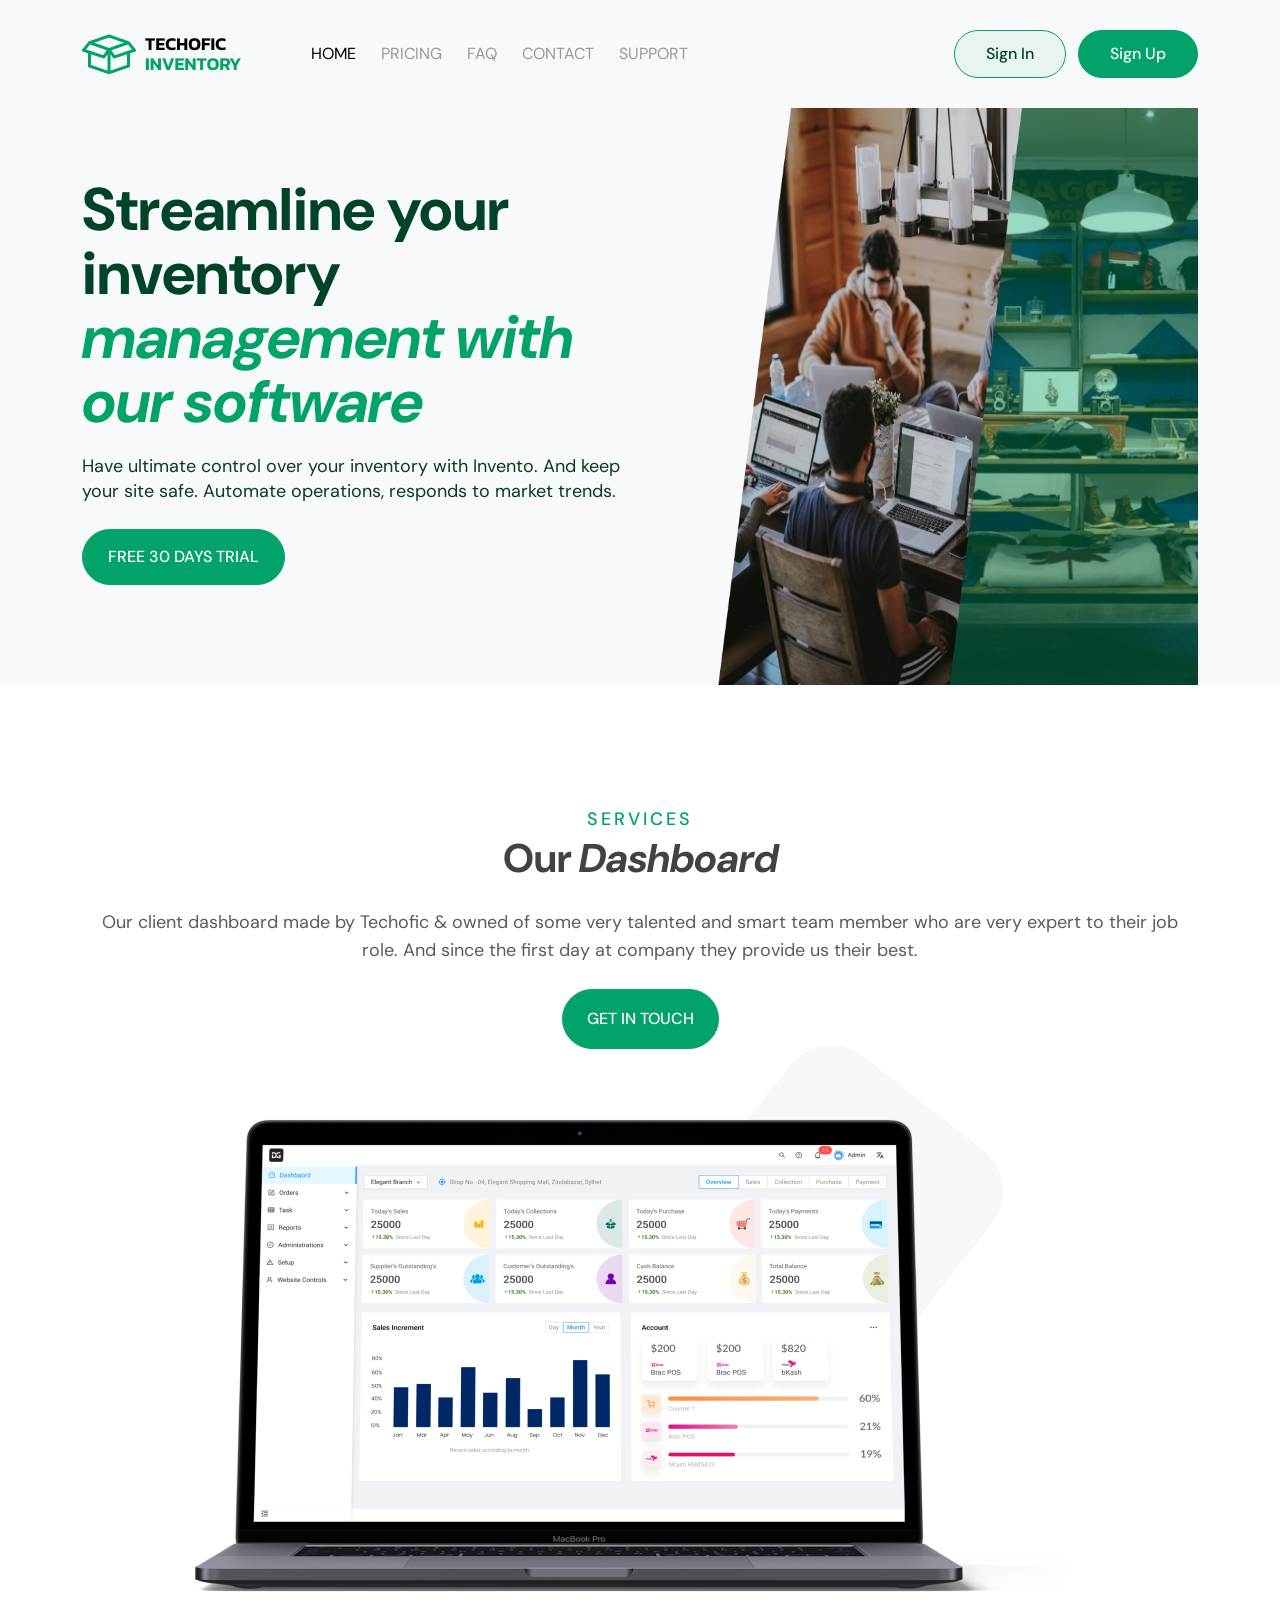
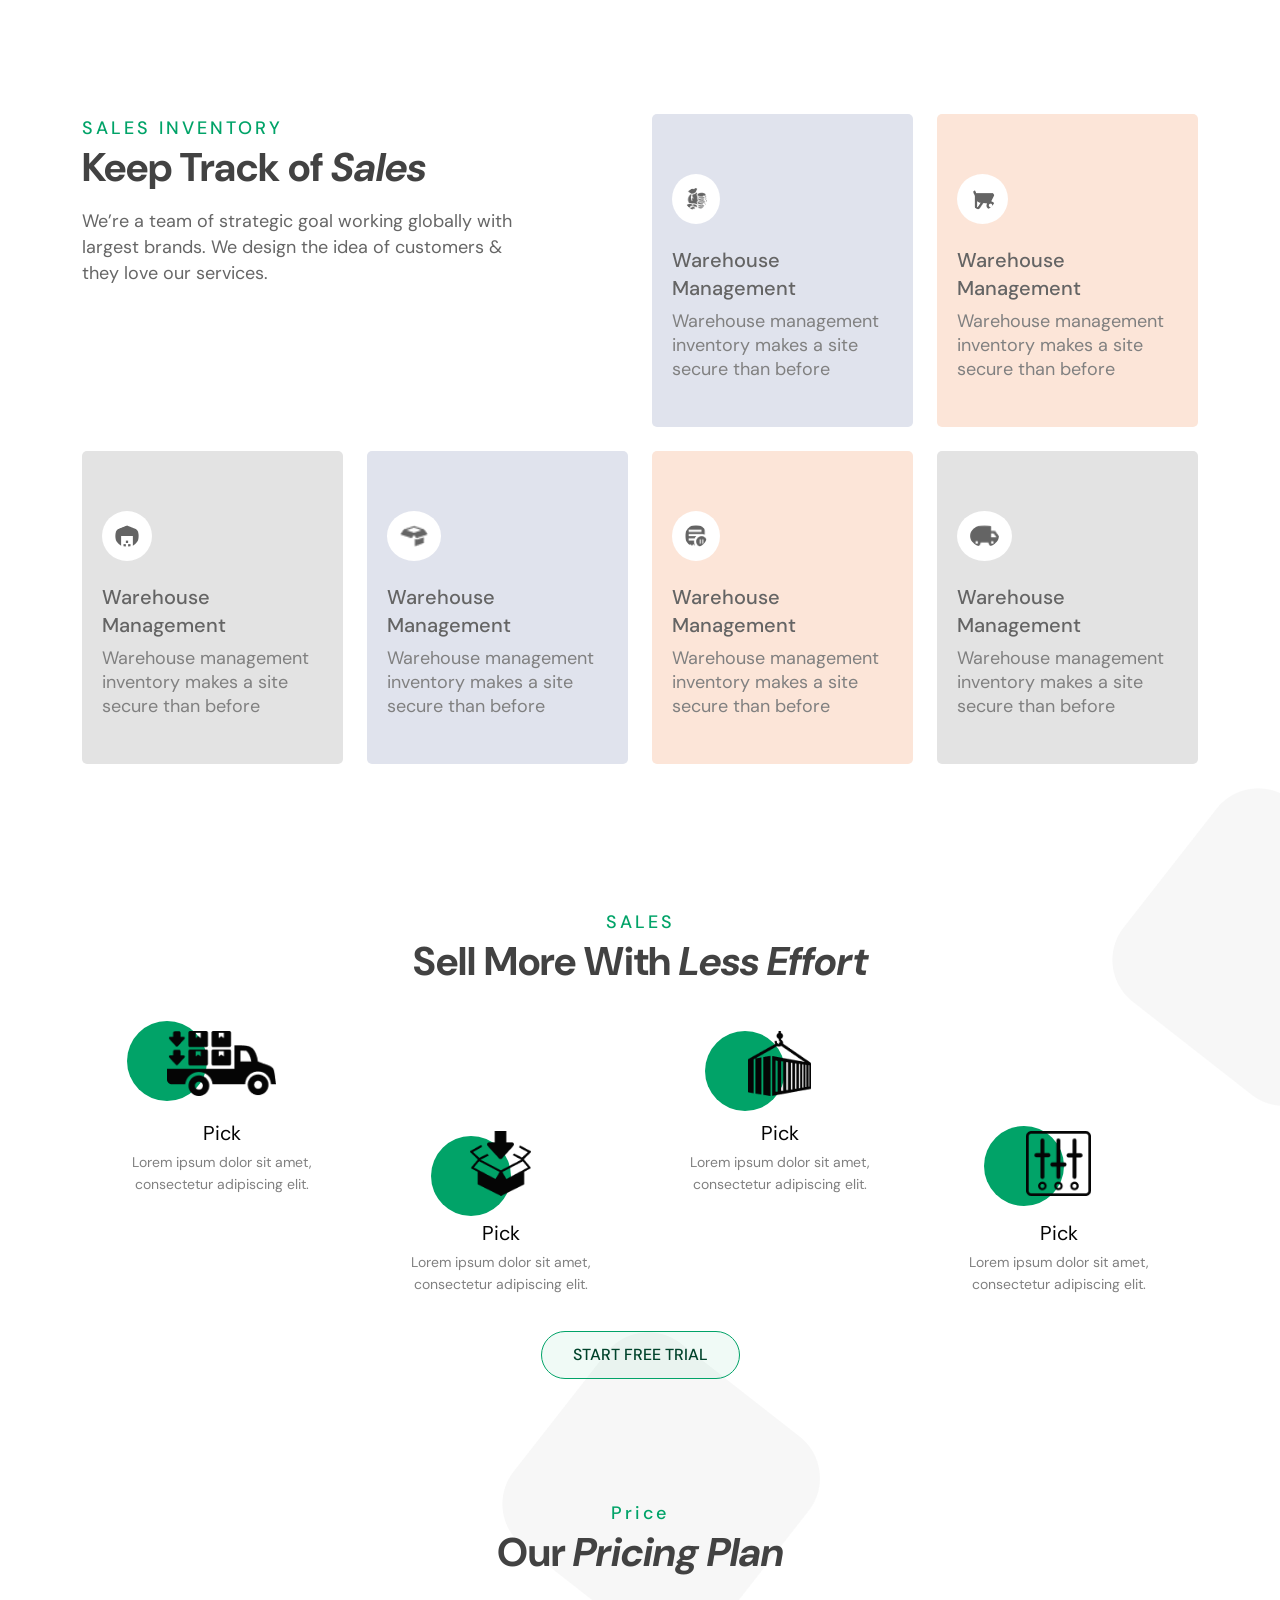
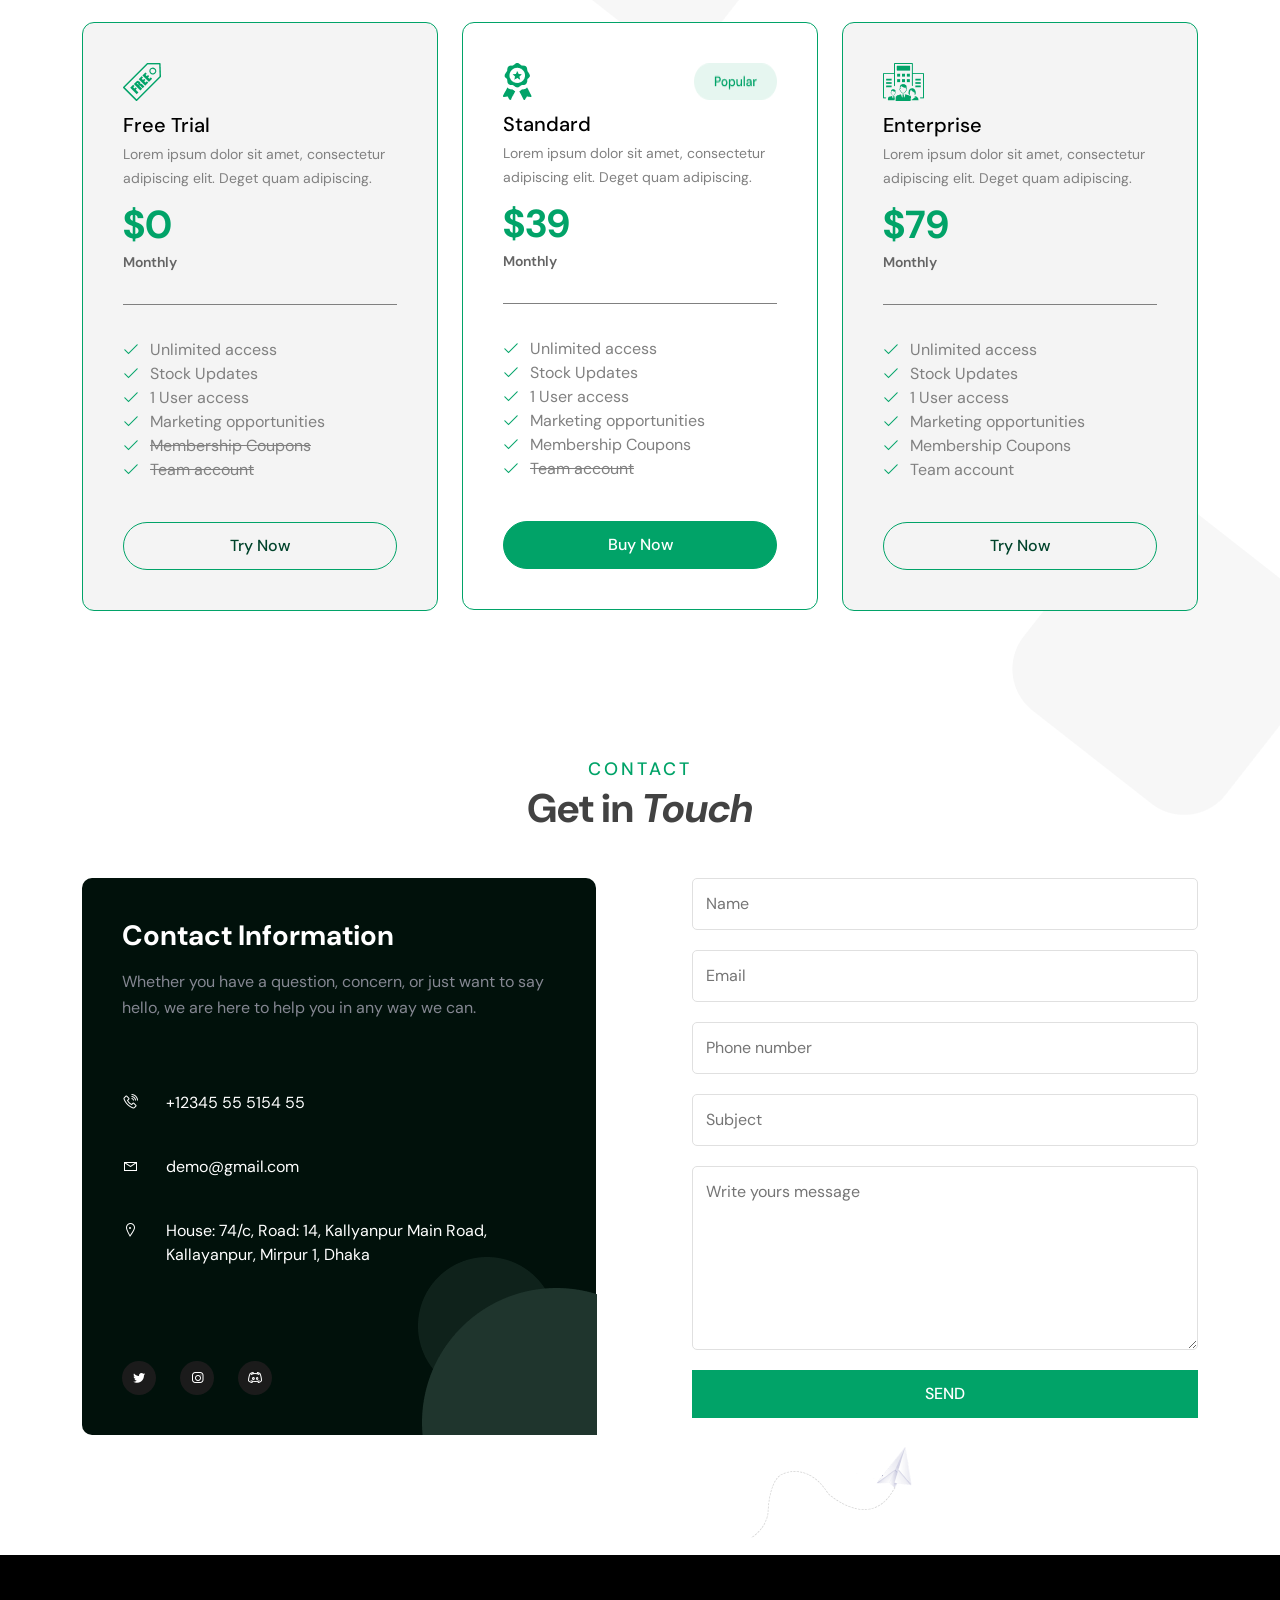
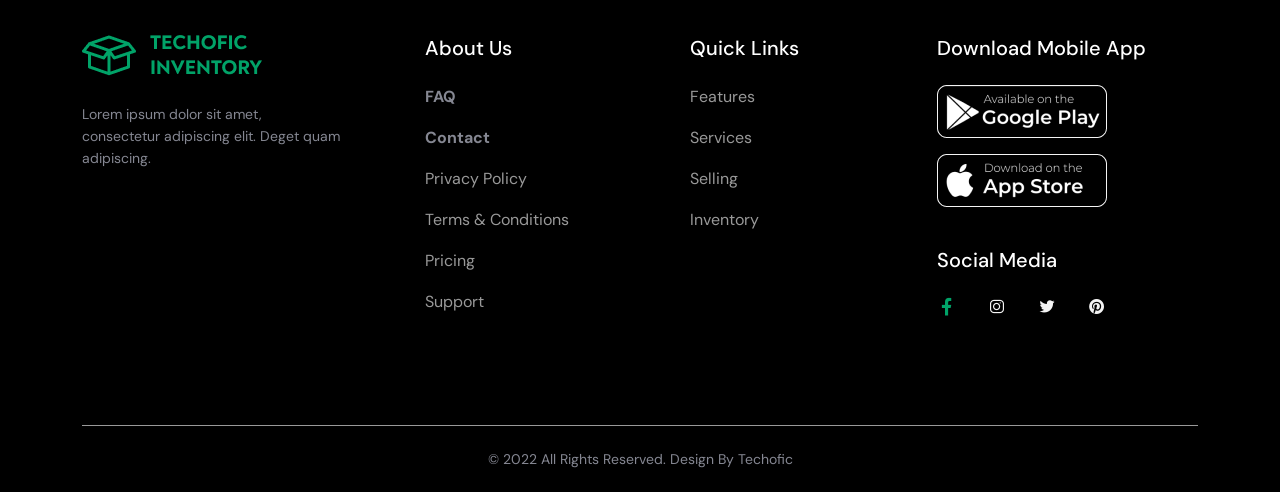
<file: index.html>
<!DOCTYPE html>
<html lang="en">

<head>
    <meta charset="UTF-8">
    <meta http-equiv="X-UA-Compatible" content="IE=edge">
    <meta name="viewport" content="width=device-width, initial-scale=1.0">
    <title>Techofic</title>

    <!--================= Link CSS Here =================-->
    <!-- Vendor CSS -->

    <link rel="preconnect" href="https://fonts.googleapis.com">
    <link rel="preconnect" href="https://fonts.gstatic.com" crossorigin>

    <!-- Font CSS -->
    <link href="https://fonts.googleapis.com/css2?family=DM+Sans:wght@400;500;700&display=swap" rel="stylesheet">

    <!-- Bootstrap CSS -->
    <link rel="stylesheet" href="./assets/css/vendor/bootstrap.min.css">

    <!-- Line Awesome Icon CSS -->
    <link rel="stylesheet" href="./assets/icon/css/line-awesome.min.css">

    <!-- Main CSS -->
    <link rel="stylesheet" href="./assets/css/style.css">

</head>

<body>

    <!-- Header -->

    <header>
        <nav class="navbar navbar-expand-lg navbar-light bg-light">
            <div class="container">
                <a class="navbar-brand" href="#">
                    <div class="image">
                        <img src="./assets/img/logo1.png" alt="">
                    </div>
                    <div class="text-image">
                        <img src="./assets/img/logo2.png" alt="">
                    </div>
                </a>
                <button class="offcanvas-btn d-lg-none" type="button" data-bs-toggle="offcanvas"
                    data-bs-target="#offcanvasRight" aria-controls="offcanvasRight"><i class="las la-bars"></i></button>
                <div class="collapse navbar-collapse" id="navbarSupportedContent">
                    <ul class="navbar-nav me-auto mb-2 mb-lg-0">
                        <li class="nav-item">
                            <a class="nav-link active" aria-current="page" href="home.html">HOME</a>
                        </li>
                        <li class="nav-item">
                            <a class="nav-link" href="pricing.html">PRICING</a>
                        </li>
                        <li class="nav-item">
                            <a class="nav-link" href="faq.html">FAQ</a>
                        </li>
                        <li class="nav-item">
                            <a class="nav-link" href="contact.html">CONTACT</a>
                        </li>
                        <li class="nav-item">
                            <a class="nav-link" href="">SUPPORT</a>
                        </li>
                    </ul>
                    <div class="d-flex nav-btn">
                        <a href="signIn.html"><button class="nav-btn--signIn btn-1">Sign In</button></a>
                        <a href="signUp.html"><button class="nav-btn--signUp btn-2">Sign Up</button></a>
                    </div>
                </div>
            </div>
        </nav>
    </header>

    <!-- Mobile Wrapper -->

    <div class="offcanvas offcanvas-end" tabindex="-1" id="offcanvasRight" aria-labelledby="offcanvasRightLabel">
        <div class="offcanvas-header">
            <button type="button" class="btn-close text-reset" data-bs-dismiss="offcanvas" aria-label="Close"></button>
        </div>
        <div class="offcanvas-body">
            <ul class="navbar-nav me-auto mb-2 mb-lg-0">
                <li class="nav-item">
                    <a class="nav-link active" aria-current="page" href="home.html">HOME</a>
                </li>
                <li class="nav-item">
                    <a class="nav-link" href="pricing.html">PRICING</a>
                </li>
                <li class="nav-item">
                    <a class="nav-link" href="faq.html">FAQ</a>
                </li>
                <li class="nav-item">
                    <a class="nav-link" href="contact.html">CONTACT</a>
                </li>
                <li class="nav-item">
                    <a class="nav-link" href="#">SUPPORT</a>
                </li>
            </ul>
        </div>
    </div>

    <!-- Hero -->

    <div class="hero-section bg-light">
        <div class="container">
            <div class="hero-section--area">
                <div class="hero-section--area---content pb-100 pt-70">
                    <h2 class="title">Streamline your inventory <span>management with our software</span></h2>
                    <p>
                        Have ultimate control over your inventory with Invento. And keep your site safe. Automate
                        operations, responds to market trends.
                    </p>
                    <button class="hero-btn btn-2">FREE 30 DAYS TRIAL</button>
                </div>
                <div class="hero-section--area---image">
                    <div class="hero-image-left">
                        <img src="./assets/img/hero1.png" alt="">
                    </div>
                    <div class="hero-image-right">
                        <img src="./assets/img/hero2.png" alt="">
                    </div>
                </div>
            </div>
        </div>
    </div>

    <!-- SERVICE -->

    <div class="service-section pt-120">
        <div class="container">
            <div class="section-header">
                <div class="sub-title">
                    SERVICES
                </div>
                <div class="title">
                    Our <span>Dashboard</span>
                </div>
            </div>
            <p>Our client dashboard made by Techofic & owned of some very talented and smart team member who are very
                expert to their job role. And since the first day at company they provide us their best.
            </p>
            <button class="btn-2 service-btn">GET IN TOUCH</button>
            <div class="service-section--image">
                <div class="image-main">
                    <img src="./assets/img/laptop.png" alt="">
                </div>
            </div>
            <div class="image">
                <img src="./assets/img/rectangle.png" alt="">
            </div>
        </div>
    </div>

    <!-- SALE -->

    <div class="sale-section pt-120">
        <div class="container">
            <div class="sale-section--area">
                <div class="with-header">
                    <div class="row">
                        <div class="col-lg-6">
                            <div class="section-header">
                                <div class="sub-title">
                                    SALES INVENTORY
                                </div>
                                <div class="title">
                                    Keep Track of <span>Sales</span>
                                </div>
                                <p>We’re a team of strategic goal working globally with largest brands. We design the
                                    idea of
                                    customers & they love our services.
                                </p>
                            </div>
                        </div>
                        <div class="col-lg-6">
                            <div class="row">
                                <div class="col-lg-6 col-md-6 col-sm-6 col-6">
                                    <div class="product-card card-blue mb-24">
                                        <div class="product-card--icon">
                                            <img src="./assets/img/card-icon1.png" alt="">
                                        </div>
                                        <h4 class="product-card--title">
                                            Warehouse Management
                                        </h4>
                                        <span class="product-card--sub-title">
                                            Warehouse management inventory makes a site secure than before
                                        </span>
                                    </div>
                                </div>
                                <div class="col-lg-6 col-md-6 col-sm-6 col-6 mb-24">
                                    <div class="product-card card-pink">
                                        <div class="product-card--icon">
                                            <img src="./assets/img/card-icon2.png" alt="">
                                        </div>
                                        <h4 class="product-card--title">
                                            Warehouse Management
                                        </h4>
                                        <span class="product-card--sub-title">
                                            Warehouse management inventory makes a site secure than before
                                        </span>
                                    </div>
                                </div>
                            </div>
                        </div>
                    </div>
                </div>

                <div class="without-header row">
                    <div class="col-lg-3 col-md-6 col-sm-6 col-6 mb-24">
                        <div class="product-card card-ash">
                            <div class="product-card--icon">
                                <img src="./assets/img/card-icon3.png" alt="">
                            </div>
                            <h4 class="product-card--title">
                                Warehouse Management
                            </h4>
                            <span class="product-card--sub-title">
                                Warehouse management inventory makes a site secure than before
                            </span>
                        </div>
                    </div>
                    <div class="col-lg-3 col-md-6 col-sm-6 col-6 mb-24">
                        <div class="product-card card-blue">
                            <div class="product-card--icon">
                                <img src="./assets/img/card-icon4.png" alt="">
                            </div>
                            <h4 class="product-card--title">
                                Warehouse Management
                            </h4>
                            <span class="product-card--sub-title">
                                Warehouse management inventory makes a site secure than before
                            </span>
                        </div>
                    </div>
                    <div class="col-lg-3 col-md-6 col-sm-6 col-6 mb-24">
                        <div class="product-card card-pink">
                            <div class="product-card--icon">
                                <img src="./assets/img/card-icon5.png" alt="">
                            </div>
                            <h4 class="product-card--title">
                                Warehouse Management
                            </h4>
                            <span class="product-card--sub-title">
                                Warehouse management inventory makes a site secure than before
                            </span>
                        </div>
                    </div>
                    <div class="col-lg-3 col-md-6 col-sm-6 col-6 mb-24">
                        <div class="product-card card-ash">
                            <div class="product-card--icon">
                                <img src="./assets/img/card-icon6.png" alt="">
                            </div>
                            <h4 class="product-card--title">
                                Warehouse Management
                            </h4>
                            <span class="product-card--sub-title">
                                Warehouse management inventory makes a site secure than before
                            </span>
                        </div>
                    </div>
                </div>
            </div>
        </div>
    </div>

    <!-- SELL -->

    <div class="sell-section pt-120">
        <div class="image">
            <img src="./assets/img/rectangle.png" alt="">
        </div>
        <div class="container">
            <div class="section-header">
                <div class="sub-title">
                    SALES
                </div>
                <div class="title">
                    Sell More With <span>Less Effort</span>
                </div>
            </div>
            <div class="sell-section--area">
                <div class="sell-section--area---left">
                    <div class="item">
                        <div class="icon sell-icon-1">
                            <img src="./assets/img/sell1.png" alt="">
                        </div>
                        <div class="title">
                            Pick
                        </div>
                        <div class="sub-title">
                            Lorem ipsum dolor sit amet, consectetur adipiscing elit.
                        </div>
                    </div>
                    <div class="item mt-100">
                        <div class="icon sell-icon-2">
                            <img src="./assets/img/sell2.png" alt="">
                        </div>
                        <div class="title">
                            Pick
                        </div>
                        <div class="sub-title">
                            Lorem ipsum dolor sit amet, consectetur adipiscing elit.
                        </div>
                    </div>
                </div>
                <div class="sell-section--area---left">
                    <div class="item">
                        <div class="icon sell-icon-3">
                            <img src="./assets/img/sell3.png" alt="">
                        </div>
                        <div class="title">
                            Pick
                        </div>
                        <div class="sub-title">
                            Lorem ipsum dolor sit amet, consectetur adipiscing elit.
                        </div>
                    </div>
                    <div class="item mt-100">
                        <div class="icon sell-icon-4">
                            <img src="./assets/img/sell4.png" alt="">
                        </div>
                        <div class="title">
                            Pick
                        </div>
                        <div class="sub-title">
                            Lorem ipsum dolor sit amet, consectetur adipiscing elit.
                        </div>
                    </div>
                </div>
            </div>
            <button class="btn-1">
                START FREE TRIAL
            </button>
        </div>
    </div>

    <!-- Price -->

    <div class="price-section pt-120">
        <div class="container">
            <div class="section-header">
                <div class="sub-title">
                    Price
                </div>
                <div class="title">
                    Our <span>Pricing Plan</span>
                </div>
            </div>
            <div class="image">
                <img src="./assets/img/rectangle.png" alt="">
            </div>
            <div class="price-section--area">
                <div class="row">
                    <div class="col-lg-4 col-md-6 col-sm-6 mb-24">
                        <div class="price-card price-ash">
                            <div class="icon">
                                <img src="./assets/img/price1.png" alt="">
                            </div>
                            <div class="title">
                                Free Trial
                            </div>
                            <p>
                                Lorem ipsum dolor sit amet, consectetur adipiscing elit. Deget quam adipiscing.
                            </p>
                            <div class="value">$0</div>
                            <div class="date">Monthly</div>
                            <ul>
                                <li><i class="las la-check"></i>Unlimited access</li>
                                <li><i class="las la-check"></i>Stock Updates</li>
                                <li><i class="las la-check"></i>1 User access</li>
                                <li><i class="las la-check"></i>Marketing opportunities</li>
                                <li class="cross"><i class="las la-check"></i><span>Membership Coupons</span></li>
                                <li class="cross"><i class="las la-check"></i><span>Team account</span></li>
                            </ul>
                            <button class="btn-1 price-btn price-btn-2">Try Now</button>
                        </div>
                    </div>
                    <div class="col-lg-4 col-md-6 col-sm-6 mb-24">
                        <div class="price-card price-white price-border-2">
                            <div class="icon">
                                <img src="./assets/img/price2.png" alt="">
                                <img src="./assets/img/price3.png" alt="">
                            </div>
                            <div class="title">
                                Standard
                            </div>
                            <p>
                                Lorem ipsum dolor sit amet, consectetur adipiscing elit. Deget quam adipiscing.
                            </p>
                            <div class="value">$39</div>
                            <div class="date">Monthly</div>
                            <ul>
                                <li><i class="las la-check"></i>Unlimited access</li>
                                <li><i class="las la-check"></i>Stock Updates</li>
                                <li><i class="las la-check"></i>1 User access</li>
                                <li><i class="las la-check"></i>Marketing opportunities</li>
                                <li><i class="las la-check"></i><span>Membership Coupons</span></li>
                                <li class="cross"><i class="las la-check"></i><span>Team account</span></li>
                            </ul>
                            <button class="btn-2 price-btn-2">Buy Now</button>
                        </div>
                    </div>
                    <div class="col-lg-4 col-md-6 col-sm-6 mb-24">
                        <div class="price-card price-ash">
                            <div class="icon">
                                <img src="./assets/img/price4.png" alt="">
                            </div>
                            <div class="title">
                                Enterprise
                            </div>
                            <p>
                                Lorem ipsum dolor sit amet, consectetur adipiscing elit. Deget quam adipiscing.
                            </p>
                            <div class="value">$79</div>
                            <div class="date">Monthly</div>
                            <ul>
                                <li><i class="las la-check"></i>Unlimited access</li>
                                <li><i class="las la-check"></i>Stock Updates</li>
                                <li><i class="las la-check"></i>1 User access</li>
                                <li><i class="las la-check"></i>Marketing opportunities</li>
                                <li><i class="las la-check"></i><span>Membership Coupons</span></li>
                                <li><i class="las la-check"></i><span>Team account</span></li>
                            </ul>
                            <button class="btn-1 price-btn price-btn-2">Try Now</button>
                        </div>
                    </div>
                </div>
            </div>
            <div class="image-bottom">
                <img src="./assets/img/rectangle.png" alt="">
            </div>
        </div>
    </div>

    <!-- Contact -->

    <div class="contact-section pt-120 pb-120">
        <div class="container">
            <div class="section-header">
                <div class="sub-title">
                    CONTACT
                </div>
                <div class="title">
                    Get in <span>Touch</span>
                </div>
            </div>

            <div class="contact-area">
                <div class="contact-area--info">
                    <h4 class="title">Contact Information</h4>
                    <p>Whether you have a question, concern, or just want to say hello, we are here to help you in any
                        way we can.
                    </p>
                    <div class="info-list">
                        <ul class="info-list--icon">
                            <li>
                                <i class="las la-phone-volume"></i>
                            </li>
                            <li>
                                <i class="las la-envelope"></i>
                            </li>
                            <li>
                                <i class="las la-map-marker"></i>
                            </li>
                        </ul>
                        <ul class="info-list--text">
                            <li>
                                <span>+12345 55 5154 55</span>
                            </li>
                            <li>
                                <span>demo@gmail.com</span>
                            </li>
                            <li>
                                <span>House: 74/c, Road: 14, Kallyanpur Main Road, Kallayanpur, Mirpur 1, Dhaka</span>
                            </li>
                        </ul>
                    </div>
                    <ul class="info-social">
                        <li><i class="lab la-twitter"></i></li>
                        <li><i class="lab la-instagram"></i></li>
                        <li><i class="lab la-discord"></i></li>
                    </ul>
                    <div class="info-img">
                        <span class="info-img-1"><img src="./assets/img/ellipse1.png" alt=""></span>
                        <span class="info-img-2"><img src="./assets/img/ellipse2.png" alt=""></span>
                    </div>
                </div>
                <div class="contact-area--form">
                    <form>
                        <input type="text" placeholder="Name" required>
                        <input type="email" placeholder="Email">
                        <input type="number" placeholder="Phone number" required>
                        <input type="text" placeholder="Subject" required>
                        <textarea placeholder="Write yours message"></textarea>
                        <button class="btn-2">SEND</button>
                        <img src="./assets/img/letter_send 1.png" alt="">
                    </form>
                </div>
            </div>
        </div>
    </div>

    <!-- Footer -->

    <footer>
        <div class="footer-section bg-black">
            <div class="container">
                <div class="row">
                    <div class="col-lg-3 col-md-3 col-sm-6 mb-24">
                        <div class="footer-section--brand">
                            <div class="image">
                                <img src="./assets/img/logo1.png" alt="">
                            </div>
                            <div class="text-image">
                                <img src="./assets/img/bottom-logo.png" alt="">
                            </div>
                        </div>
                        <p>
                            Lorem ipsum dolor sit amet, consectetur adipiscing elit. Deget quam adipiscing.
                        </p>
                    </div>
                    <div class="col-lg-3 col-md-3 col-sm-6 mb-24 contact">
                        <div class="footer-section--contact">
                            <div class="footer-title">
                                About Us
                            </div>
                            <ul class="footer-links">
                                <li><a href="#">FAQ</a></li>
                                <li><a href="#">Contact</a></li>
                                <li><a href="#"></a>Privacy Policy</li>
                                <li><a href="#"></a>Terms & Conditions</li>
                                <li><a href="#"></a>Pricing</li>
                                <li><a href="#"></a>Support</li>
                            </ul>
                        </div>
                    </div>
                    <div class="col-lg-3 col-md-3 col-sm-6 mb-24 link">
                        <div class="footer-section--link">
                            <div class="footer-title">
                                Quick Links
                            </div>
                            <ul class="footer-links">
                                <li><a href="#"></a>Features</li>
                                <li><a href="#"></a>Services</li>
                                <li><a href="#"></a>Selling</li>
                                <li><a href="#"></a>Inventory</li>
                            </ul>
                        </div>
                    </div>
                    <div class="col-lg-3 col-md-3 col-sm-6 mb-24">
                        <div class="footer-section--social">
                            <div class="footer-title">
                                Download Mobile App
                            </div>
                            <div class="image">
                                <img src="./assets/img/footer-playstore.png" alt="">
                                <img src="./assets/img/footer-apple.png" alt="">
                            </div>
                            <div class="footer-title">
                                Social Media
                            </div>
                            <div class="social-links">
                                <a class="active" href="#">
                                    <i class="lab la-facebook-f"></i>
                                </a>
                                <a href="#">
                                    <i class="lab la-instagram"></i>
                                </a>
                                <a href="#">
                                    <i class="lab la-twitter"></i>
                                </a>
                                <a href="#">
                                    <i class="lab la-pinterest"></i>
                                </a>
                            </div>
                        </div>
                    </div>
                </div>

                <div class="footer-section--copyright">
                    <p>© 2022 All Rights Reserved. Design By Techofic</p>
                </div>
            </div>
        </div>
    </footer>

    <!--================= Link Script Here =================-->
    <!-- Vendor Script -->
    <script src="./assets/js/vendor/jquery-3.6.1.min.js"></script>
    <script src="./assets/js/vendor/bootstrap.bundle.min.js"></script>
    <script src="./assets/js/vendor/owl.carousel.min.js"></script>

    <!-- Main Script -->
    <script src="./assets/js/script.js"></script>
</body>

</html>
</file>
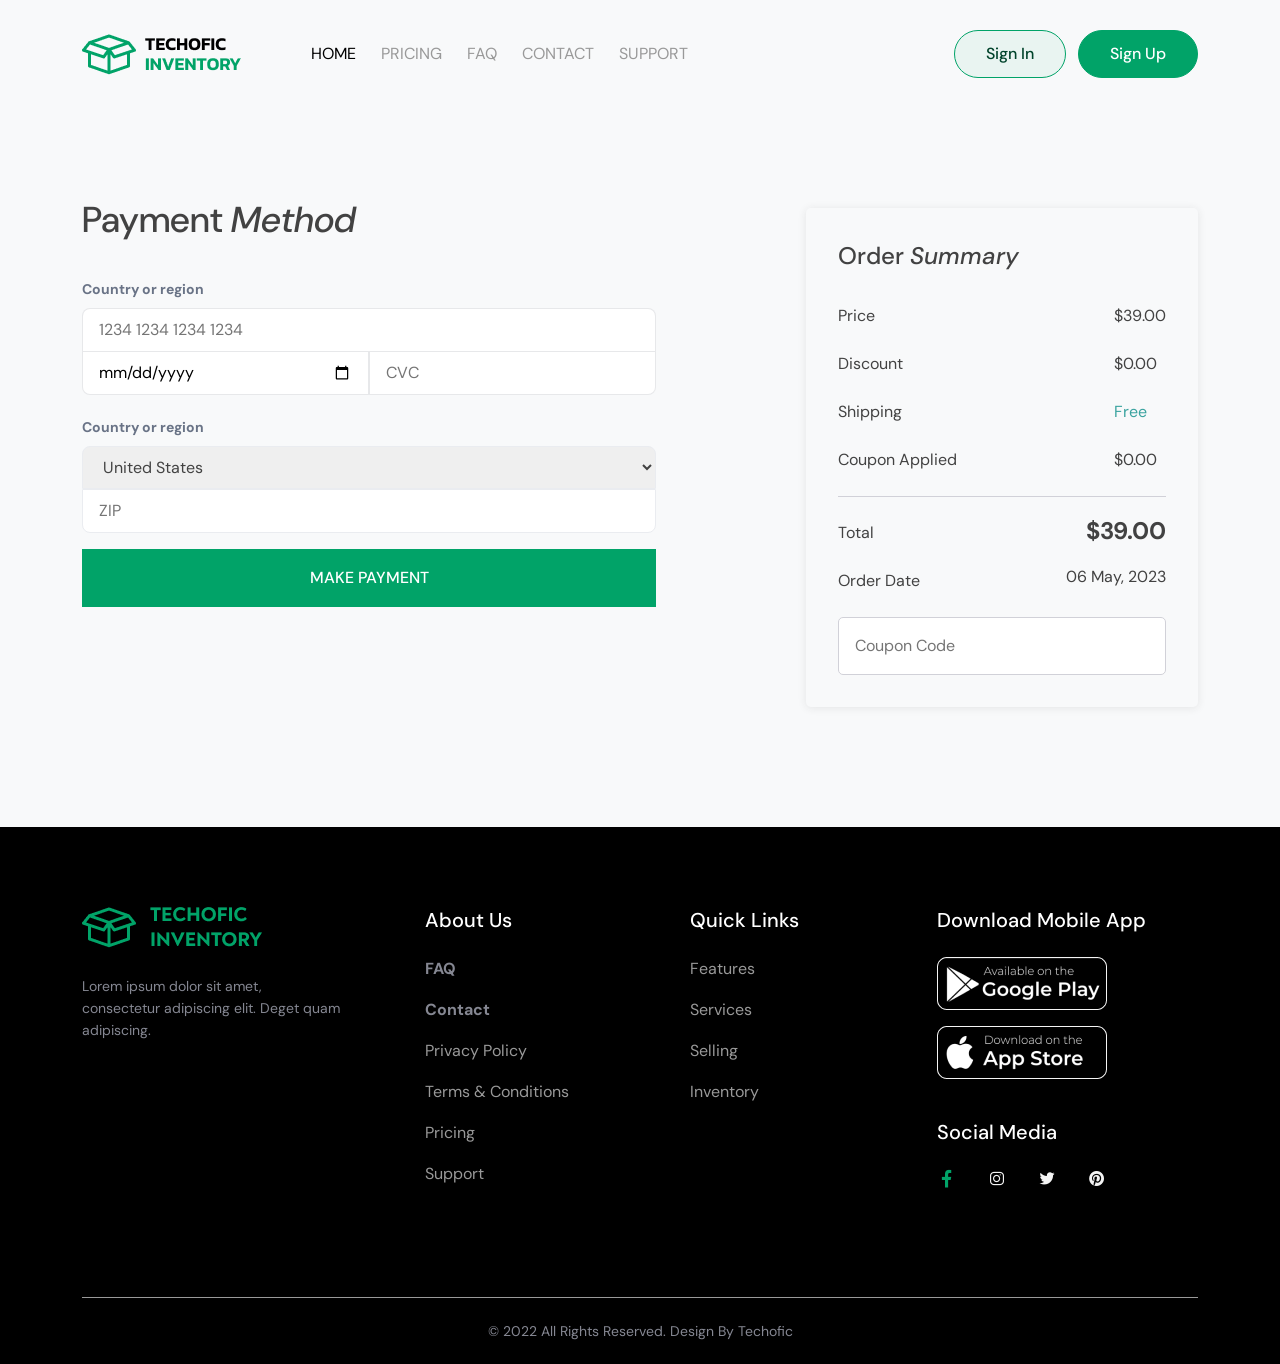
<file: checkOut.html>
<!DOCTYPE html>
<html lang="en">

<head>
    <meta charset="UTF-8">
    <meta http-equiv="X-UA-Compatible" content="IE=edge">
    <meta name="viewport" content="width=device-width, initial-scale=1.0">
    <title>Techofic</title>

    <!--================= Link CSS Here =================-->
    <!-- Vendor CSS -->

    <link rel="preconnect" href="https://fonts.googleapis.com">
    <link rel="preconnect" href="https://fonts.gstatic.com" crossorigin>

    <!-- Font CSS -->
    <link href="https://fonts.googleapis.com/css2?family=DM+Sans:wght@400;500;700&display=swap" rel="stylesheet">

    <!-- Bootstrap CSS -->
    <link rel="stylesheet" href="./assets/css/vendor/bootstrap.min.css">

    <!-- Line Awesome Icon CSS -->
    <link rel="stylesheet" href="./assets/icon/css/line-awesome.min.css">

    <!-- Main CSS -->
    <link rel="stylesheet" href="./assets/css/style.css">

</head>

<body>

    <!-- Header -->

    <header>
        <nav class="navbar navbar-expand-lg navbar-light bg-light">
            <div class="container">
                <a class="navbar-brand" href="#">
                    <div class="image">
                        <img src="./assets/img/logo1.png" alt="">
                    </div>
                    <div class="text-image">
                        <img src="./assets/img/logo2.png" alt="">
                    </div>
                </a>
                <button class="offcanvas-btn d-lg-none" type="button" data-bs-toggle="offcanvas"
                    data-bs-target="#offcanvasRight" aria-controls="offcanvasRight"><i class="las la-bars"></i></button>
                <div class="collapse navbar-collapse" id="navbarSupportedContent">
                    <ul class="navbar-nav me-auto mb-2 mb-lg-0">
                        <li class="nav-item">
                            <a class="nav-link active" aria-current="page" href="home.html">HOME</a>
                        </li>
                        <li class="nav-item">
                            <a class="nav-link" href="pricing.html">PRICING</a>
                        </li>
                        <li class="nav-item">
                            <a class="nav-link" href="faq.html">FAQ</a>
                        </li>
                        <li class="nav-item">
                            <a class="nav-link" href="contact.html">CONTACT</a>
                        </li>
                        <li class="nav-item">
                            <a class="nav-link" href="">SUPPORT</a>
                        </li>
                    </ul>
                    <div class="d-flex nav-btn">
                        <a href="signIn.html"><button class="nav-btn--signIn btn-1">Sign In</button></a>
                        <a href="signUp.html"><button class="nav-btn--signUp btn-2">Sign Up</button></a>
                    </div>
                </div>
            </div>
        </nav>
    </header>

    <!-- Mobile Wrapper -->

    <div class="offcanvas offcanvas-end" tabindex="-1" id="offcanvasRight" aria-labelledby="offcanvasRightLabel">
        <div class="offcanvas-header">
            <button type="button" class="btn-close text-reset" data-bs-dismiss="offcanvas" aria-label="Close"></button>
        </div>
        <div class="offcanvas-body">
            <ul class="navbar-nav me-auto mb-2 mb-lg-0">
                <li class="nav-item">
                    <a class="nav-link active" aria-current="page" href="home.html">HOME</a>
                </li>
                <li class="nav-item">
                    <a class="nav-link" href="pricing.html">PRICING</a>
                </li>
                <li class="nav-item">
                    <a class="nav-link" href="faq.html">FAQ</a>
                </li>
                <li class="nav-item">
                    <a class="nav-link" href="contact.html">CONTACT</a>
                </li>
                <li class="nav-item">
                    <a class="nav-link" href="#">SUPPORT</a>
                </li>
            </ul>
        </div>
    </div>

    <!-- Payment -->

    <div class="payment-section pt-100 pb-120 bg-light">
        <div class="container">
            <div class="payment-area">
                <div class="payment-area--form">
                    <div class="title">
                        Payment <span>Method</span>
                    </div>

                    <form>
                        <label for="country">Country or region</label>
                        <div class="form-country">
                            <input type="text" placeholder="1234 1234 1234 1234">
                        </div>
                        <div class="form-date">
                            <input class="date" type="date" placeholder="MM / YY">
                            <input class="cvc" type="number" placeholder="CVC">
                        </div>
                        <label for="state">Country or region</label>
                        <select name="state" id="state">
                            <option value="volvo">United States</option>
                            <option value="saab">Uk</option>
                            <option value="opel">Gapan</option>
                        </select>
                        <div class="zip">
                            <input type="number" placeholder="ZIP">
                        </div>
                    </form>

                    <a href="checkOutDone.html"><button class="btn-2">MAKE PAYMENT</button></a>
                </div>
                <div class="payment-area--summary">
                    <div class="title">
                        Order <span>Summary</span>
                    </div>
                    <div class="payment-area--summary---display">
                        <ul>
                            <li>Price</li>
                            <li>Discount</li>
                            <li>Shipping</li>
                            <li>Coupon Applied</li>
                        </ul>
                        <ul>
                            <li>$39.00</li>
                            <li>$0.00</li>
                            <li class="blue">Free</li>
                            <li>$0.00</li>
                        </ul>
                    </div>
                    <div class="payment-area--summary---total">
                        <ul>
                            <li>Total</li>
                            <li>Order Date</li>
                        </ul>
                        <ul>
                            <li class="head">$39.00</li>
                            <li>06 May, 2023</li>
                        </ul>
                    </div>
                    <input type="text" placeholder="Coupon Code">
                </div>
            </div>
        </div>
    </div>


    <!-- Footer -->

    <footer>
        <div class="footer-section bg-black">
            <div class="container">
                <div class="row">
                    <div class="col-lg-3 col-md-3 col-sm-6 mb-24">
                        <div class="footer-section--brand">
                            <div class="image">
                                <img src="./assets/img/logo1.png" alt="">
                            </div>
                            <div class="text-image">
                                <img src="./assets/img/bottom-logo.png" alt="">
                            </div>
                        </div>
                        <p>
                            Lorem ipsum dolor sit amet, consectetur adipiscing elit. Deget quam adipiscing.
                        </p>
                    </div>
                    <div class="col-lg-3 col-md-3 col-sm-6 mb-24 contact">
                        <div class="footer-section--contact">
                            <div class="footer-title">
                                About Us
                            </div>
                            <ul class="footer-links">
                                <li><a href="#">FAQ</a></li>
                                <li><a href="#">Contact</a></li>
                                <li><a href="#"></a>Privacy Policy</li>
                                <li><a href="#"></a>Terms & Conditions</li>
                                <li><a href="#"></a>Pricing</li>
                                <li><a href="#"></a>Support</li>
                            </ul>
                        </div>
                    </div>
                    <div class="col-lg-3 col-md-3 col-sm-6 mb-24 link">
                        <div class="footer-section--link">
                            <div class="footer-title">
                                Quick Links
                            </div>
                            <ul class="footer-links">
                                <li><a href="#"></a>Features</li>
                                <li><a href="#"></a>Services</li>
                                <li><a href="#"></a>Selling</li>
                                <li><a href="#"></a>Inventory</li>
                            </ul>
                        </div>
                    </div>
                    <div class="col-lg-3 col-md-3 col-sm-6 mb-24">
                        <div class="footer-section--social">
                            <div class="footer-title">
                                Download Mobile App
                            </div>
                            <div class="image">
                                <img src="./assets/img/footer-playstore.png" alt="">
                                <img src="./assets/img/footer-apple.png" alt="">
                            </div>
                            <div class="footer-title">
                                Social Media
                            </div>
                            <div class="social-links">
                                <a class="active" href="#">
                                    <i class="lab la-facebook-f"></i>
                                </a>
                                <a href="#">
                                    <i class="lab la-instagram"></i>
                                </a>
                                <a href="#">
                                    <i class="lab la-twitter"></i>
                                </a>
                                <a href="#">
                                    <i class="lab la-pinterest"></i>
                                </a>
                            </div>
                        </div>
                    </div>
                </div>

                <div class="footer-section--copyright">
                    <p>© 2022 All Rights Reserved. Design By Techofic</p>
                </div>
            </div>
        </div>
    </footer>

    <!--================= Link Script Here =================-->
    <!-- Vendor Script -->
    <script src="./assets/js/vendor/jquery-3.6.1.min.js"></script>
    <script src="./assets/js/vendor/bootstrap.bundle.min.js"></script>
    <script src="./assets/js/vendor/owl.carousel.min.js"></script>

    <!-- Main Script -->
    <script src="./assets/js/script.js"></script>
</body>

</html>
</file>
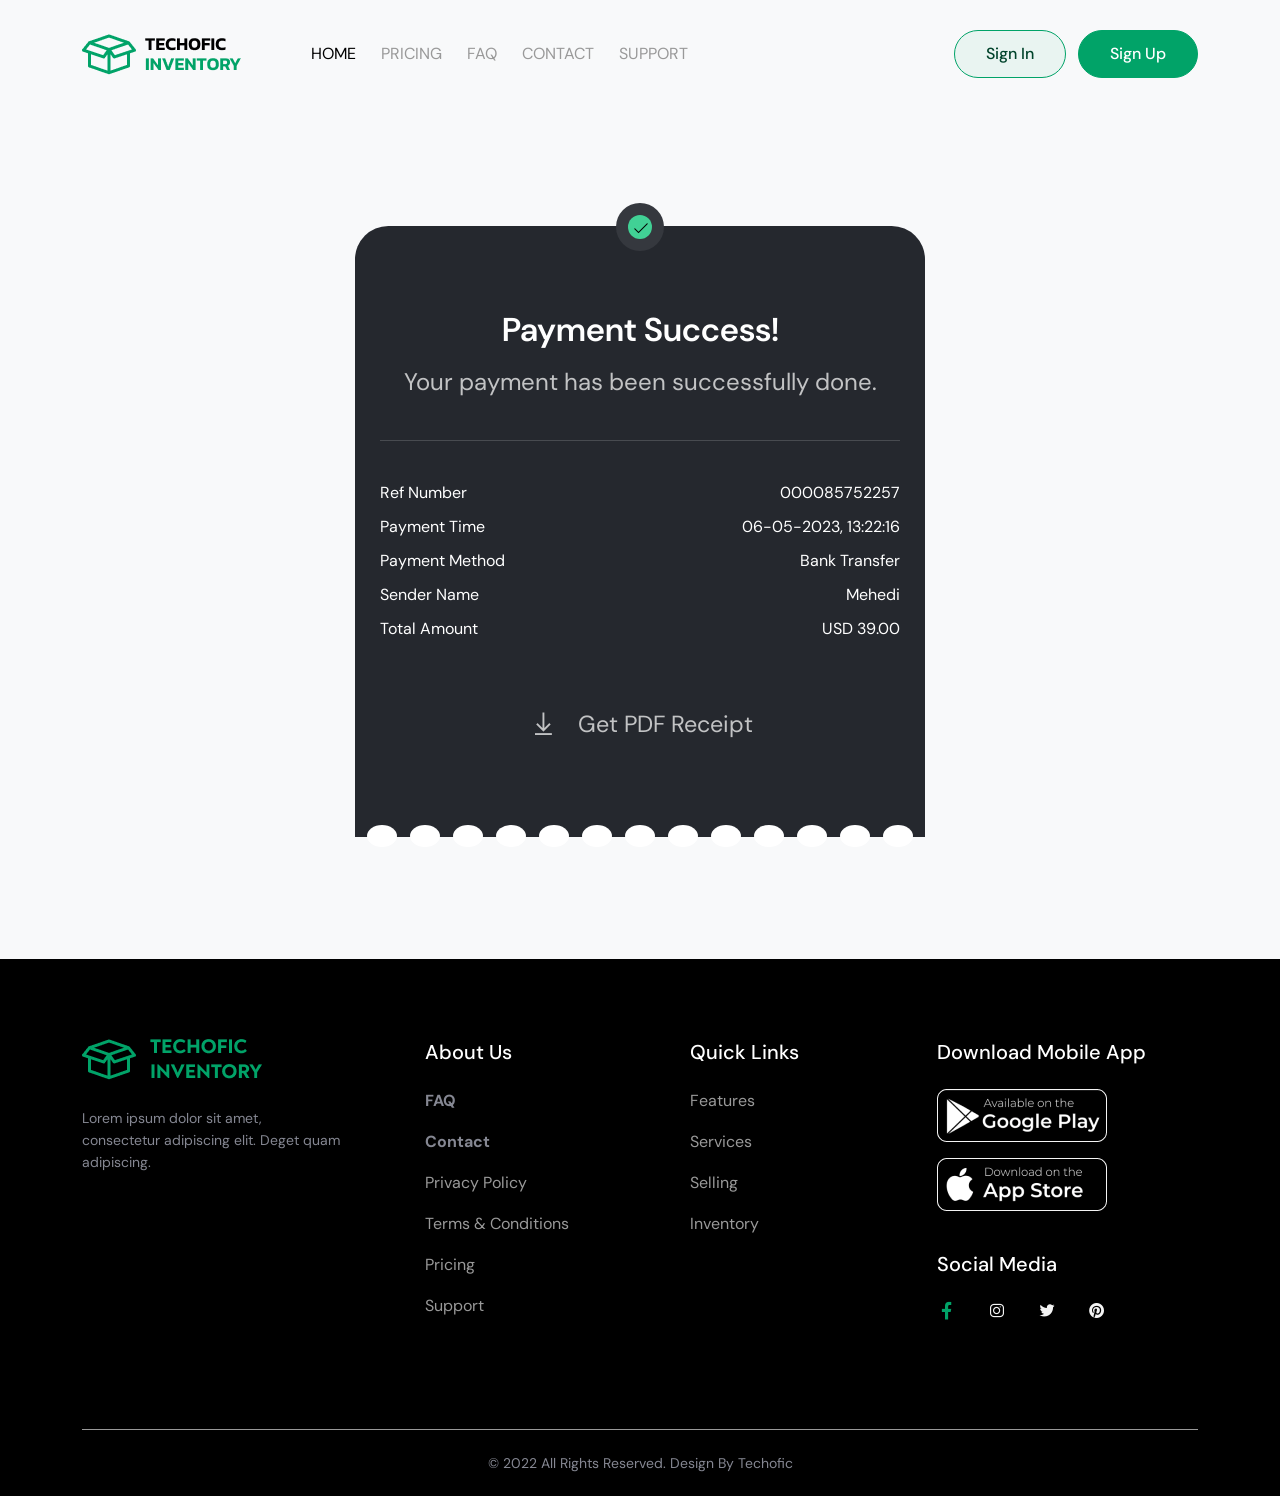
<file: checkOutDone.html>
<!DOCTYPE html>
<html lang="en">

<head>
    <meta charset="UTF-8">
    <meta http-equiv="X-UA-Compatible" content="IE=edge">
    <meta name="viewport" content="width=device-width, initial-scale=1.0">
    <title>Techofic</title>

    <!--================= Link CSS Here =================-->
    <!-- Vendor CSS -->

    <link rel="preconnect" href="https://fonts.googleapis.com">
    <link rel="preconnect" href="https://fonts.gstatic.com" crossorigin>

    <!-- Font CSS -->
    <link href="https://fonts.googleapis.com/css2?family=DM+Sans:wght@400;500;700&display=swap" rel="stylesheet">

    <!-- Bootstrap CSS -->
    <link rel="stylesheet" href="./assets/css/vendor/bootstrap.min.css">

    <!-- Line Awesome Icon CSS -->
    <link rel="stylesheet" href="./assets/icon/css/line-awesome.min.css">

    <!-- Main CSS -->
    <link rel="stylesheet" href="./assets/css/style.css">

</head>

<body>

    <!-- Header -->

    <header>
        <nav class="navbar navbar-expand-lg navbar-light bg-light">
            <div class="container">
                <a class="navbar-brand" href="#">
                    <div class="image">
                        <img src="./assets/img/logo1.png" alt="">
                    </div>
                    <div class="text-image">
                        <img src="./assets/img/logo2.png" alt="">
                    </div>
                </a>
                <button class="offcanvas-btn d-lg-none" type="button" data-bs-toggle="offcanvas"
                    data-bs-target="#offcanvasRight" aria-controls="offcanvasRight"><i class="las la-bars"></i></button>
                <div class="collapse navbar-collapse" id="navbarSupportedContent">
                    <ul class="navbar-nav me-auto mb-2 mb-lg-0">
                        <li class="nav-item">
                            <a class="nav-link active" aria-current="page" href="home.html">HOME</a>
                        </li>
                        <li class="nav-item">
                            <a class="nav-link" href="pricing.html">PRICING</a>
                        </li>
                        <li class="nav-item">
                            <a class="nav-link" href="faq.html">FAQ</a>
                        </li>
                        <li class="nav-item">
                            <a class="nav-link" href="contact.html">CONTACT</a>
                        </li>
                        <li class="nav-item">
                            <a class="nav-link" href="">SUPPORT</a>
                        </li>
                    </ul>
                    <div class="d-flex nav-btn">
                        <a href="signIn.html"><button class="nav-btn--signIn btn-1">Sign In</button></a>
                        <a href="signUp.html"><button class="nav-btn--signUp btn-2">Sign Up</button></a>
                    </div>
                </div>
            </div>
        </nav>
    </header>

    <!-- Mobile Wrapper -->

    <div class="offcanvas offcanvas-end" tabindex="-1" id="offcanvasRight" aria-labelledby="offcanvasRightLabel">
        <div class="offcanvas-header">
            <button type="button" class="btn-close text-reset" data-bs-dismiss="offcanvas" aria-label="Close"></button>
        </div>
        <div class="offcanvas-body">
            <ul class="navbar-nav me-auto mb-2 mb-lg-0">
                <li class="nav-item">
                    <a class="nav-link active" aria-current="page" href="home.html">HOME</a>
                </li>
                <li class="nav-item">
                    <a class="nav-link" href="pricing.html">PRICING</a>
                </li>
                <li class="nav-item">
                    <a class="nav-link" href="faq.html">FAQ</a>
                </li>
                <li class="nav-item">
                    <a class="nav-link" href="contact.html">CONTACT</a>
                </li>
                <li class="nav-item">
                    <a class="nav-link" href="#">SUPPORT</a>
                </li>
            </ul>
        </div>
    </div>

    <!-- Payment-Success -->

    <div class="success-section pt-70 pb-100 bg-light">
        <div class="container">
            <div class="success-icon">
                <i class="las la-check"></i>
            </div>
            <div class="success-area">
                <div class="title">
                    Payment Success!
                </div>
                <div class="sub-title">
                    Your payment has been successfully done.
                </div>
                <div class="order-info">
                    <ul class="order-info--title">
                        <li>Ref Number</li>
                        <li>Payment Time</li>
                        <li>Payment Method</li>
                        <li>Sender Name</li>
                        <li>Total Amount</li>
                    </ul>
                    <ul class="order-info--details">
                        <li>000085752257</li>
                        <li>06-05-2023, 13:22:16</li>
                        <li>Bank Transfer</li>
                        <li>Mehedi</li>
                        <li>USD 39.00</li>
                    </ul>
                </div>
                <button class="scs-btn"><i class="las la-download"></i><span>Get PDF Receipt</span></button>
            </div>
            <div class="success-bottom">
                <span></span>
                <span></span>
                <span></span>
                <span></span>
                <span></span>
                <span></span>
                <span></span>
                <span></span>
                <span></span>
                <span></span>
                <span></span>
                <span></span>
                <span></span>
            </div>
        </div>
    </div>

    <!-- Footer -->

    <footer>
        <div class="footer-section bg-black">
            <div class="container">
                <div class="row">
                    <div class="col-lg-3 col-md-3 col-sm-6 mb-24">
                        <div class="footer-section--brand">
                            <div class="image">
                                <img src="./assets/img/logo1.png" alt="">
                            </div>
                            <div class="text-image">
                                <img src="./assets/img/bottom-logo.png" alt="">
                            </div>
                        </div>
                        <p>
                            Lorem ipsum dolor sit amet, consectetur adipiscing elit. Deget quam adipiscing.
                        </p>
                    </div>
                    <div class="col-lg-3 col-md-3 col-sm-6 mb-24 contact">
                        <div class="footer-section--contact">
                            <div class="footer-title">
                                About Us
                            </div>
                            <ul class="footer-links">
                                <li><a href="#">FAQ</a></li>
                                <li><a href="#">Contact</a></li>
                                <li><a href="#"></a>Privacy Policy</li>
                                <li><a href="#"></a>Terms & Conditions</li>
                                <li><a href="#"></a>Pricing</li>
                                <li><a href="#"></a>Support</li>
                            </ul>
                        </div>
                    </div>
                    <div class="col-lg-3 col-md-3 col-sm-6 mb-24 link">
                        <div class="footer-section--link">
                            <div class="footer-title">
                                Quick Links
                            </div>
                            <ul class="footer-links">
                                <li><a href="#"></a>Features</li>
                                <li><a href="#"></a>Services</li>
                                <li><a href="#"></a>Selling</li>
                                <li><a href="#"></a>Inventory</li>
                            </ul>
                        </div>
                    </div>
                    <div class="col-lg-3 col-md-3 col-sm-6 mb-24">
                        <div class="footer-section--social">
                            <div class="footer-title">
                                Download Mobile App
                            </div>
                            <div class="image">
                                <img src="./assets/img/footer-playstore.png" alt="">
                                <img src="./assets/img/footer-apple.png" alt="">
                            </div>
                            <div class="footer-title">
                                Social Media
                            </div>
                            <div class="social-links">
                                <a class="active" href="#">
                                    <i class="lab la-facebook-f"></i>
                                </a>
                                <a href="#">
                                    <i class="lab la-instagram"></i>
                                </a>
                                <a href="#">
                                    <i class="lab la-twitter"></i>
                                </a>
                                <a href="#">
                                    <i class="lab la-pinterest"></i>
                                </a>
                            </div>
                        </div>
                    </div>
                </div>

                <div class="footer-section--copyright">
                    <p>© 2022 All Rights Reserved. Design By Techofic</p>
                </div>
            </div>
        </div>
    </footer>

    <!--================= Link Script Here =================-->
    <!-- Vendor Script -->
    <script src="./assets/js/vendor/jquery-3.6.1.min.js"></script>
    <script src="./assets/js/vendor/bootstrap.bundle.min.js"></script>
    <script src="./assets/js/vendor/owl.carousel.min.js"></script>

    <!-- Main Script -->
    <script src="./assets/js/script.js"></script>
</body>

</html>
</file>
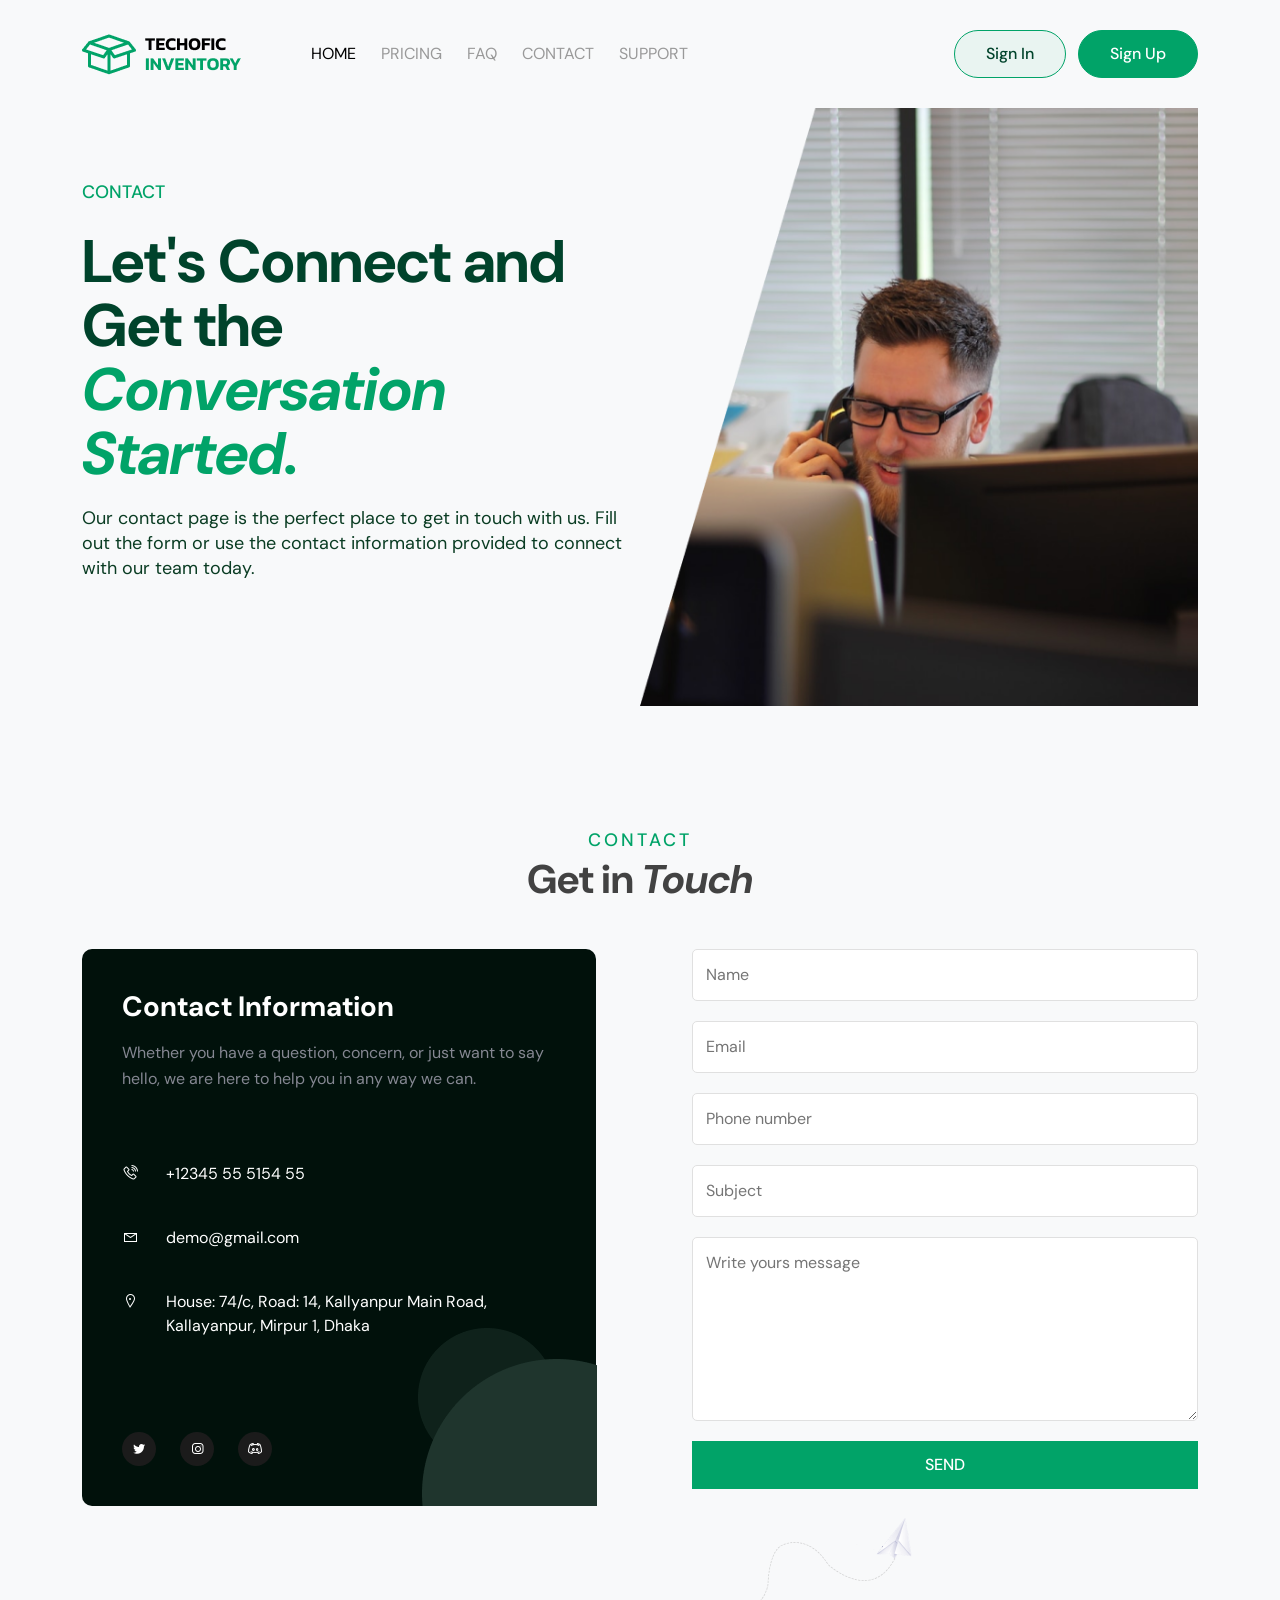
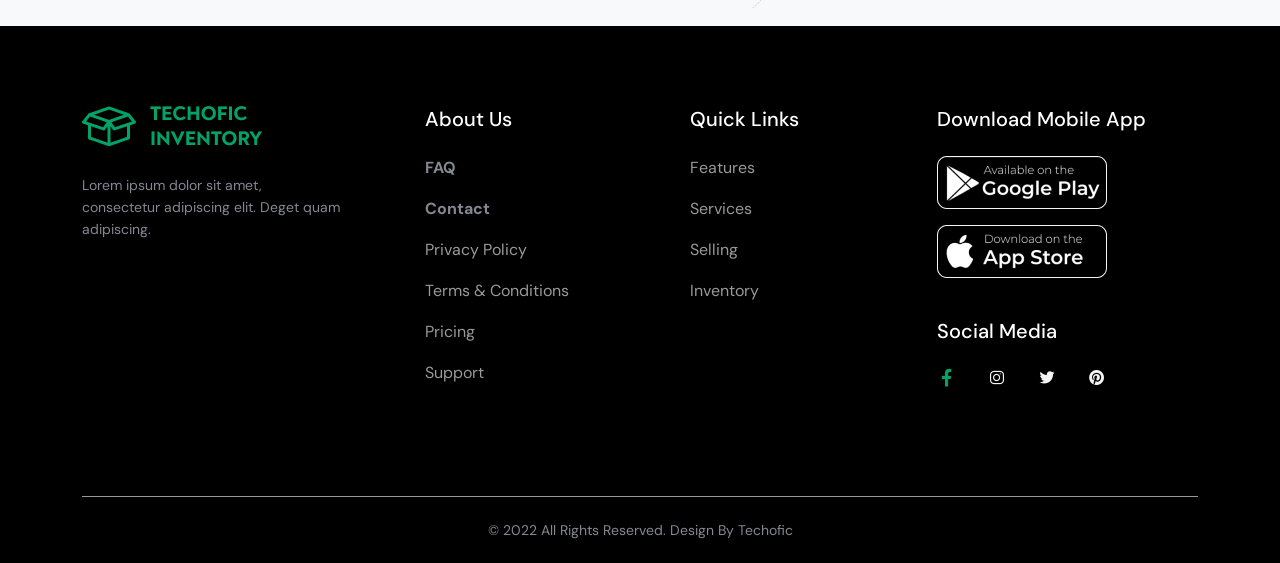
<file: contact.html>
<!DOCTYPE html>
<html lang="en">

<head>
    <meta charset="UTF-8">
    <meta http-equiv="X-UA-Compatible" content="IE=edge">
    <meta name="viewport" content="width=device-width, initial-scale=1.0">
    <title>Techofic</title>

    <!--================= Link CSS Here =================-->
    <!-- Vendor CSS -->

    <link rel="preconnect" href="https://fonts.googleapis.com">
    <link rel="preconnect" href="https://fonts.gstatic.com" crossorigin>

    <!-- Font CSS -->
    <link href="https://fonts.googleapis.com/css2?family=DM+Sans:wght@400;500;700&display=swap" rel="stylesheet">

    <!-- Bootstrap CSS -->
    <link rel="stylesheet" href="./assets/css/vendor/bootstrap.min.css">

    <!-- Line Awesome Icon CSS -->
    <link rel="stylesheet" href="./assets/icon/css/line-awesome.min.css">

    <!-- Main CSS -->
    <link rel="stylesheet" href="./assets/css/style.css">

</head>

<body>

    <!-- Header -->

    <header>
        <nav class="navbar navbar-expand-lg navbar-light bg-light">
            <div class="container">
                <a class="navbar-brand" href="#">
                    <div class="image">
                        <img src="./assets/img/logo1.png" alt="">
                    </div>
                    <div class="text-image">
                        <img src="./assets/img/logo2.png" alt="">
                    </div>
                </a>
                <button class="offcanvas-btn d-lg-none" type="button" data-bs-toggle="offcanvas"
                    data-bs-target="#offcanvasRight" aria-controls="offcanvasRight"><i class="las la-bars"></i></button>
                <div class="collapse navbar-collapse" id="navbarSupportedContent">
                    <ul class="navbar-nav me-auto mb-2 mb-lg-0">
                        <li class="nav-item">
                            <a class="nav-link active" aria-current="page" href="home.html">HOME</a>
                        </li>
                        <li class="nav-item">
                            <a class="nav-link" href="pricing.html">PRICING</a>
                        </li>
                        <li class="nav-item">
                            <a class="nav-link" href="faq.html">FAQ</a>
                        </li>
                        <li class="nav-item">
                            <a class="nav-link" href="contact.html">CONTACT</a>
                        </li>
                        <li class="nav-item">
                            <a class="nav-link" href="">SUPPORT</a>
                        </li>
                    </ul>
                    <div class="d-flex nav-btn">
                        <a href="signIn.html"><button class="nav-btn--signIn btn-1">Sign In</button></a>
                        <a href="signUp.html"><button class="nav-btn--signUp btn-2">Sign Up</button></a>
                    </div>
                </div>
            </div>
        </nav>
    </header>

    <!-- Mobile Wrapper -->

    <div class="offcanvas offcanvas-end" tabindex="-1" id="offcanvasRight" aria-labelledby="offcanvasRightLabel">
        <div class="offcanvas-header">
            <button type="button" class="btn-close text-reset" data-bs-dismiss="offcanvas" aria-label="Close"></button>
        </div>
        <div class="offcanvas-body">
            <ul class="navbar-nav me-auto mb-2 mb-lg-0">
                <li class="nav-item">
                    <a class="nav-link active" aria-current="page" href="home.html">HOME</a>
                </li>
                <li class="nav-item">
                    <a class="nav-link" href="pricing.html">PRICING</a>
                </li>
                <li class="nav-item">
                    <a class="nav-link" href="faq.html">FAQ</a>
                </li>
                <li class="nav-item">
                    <a class="nav-link" href="contact.html">CONTACT</a>
                </li>
                <li class="nav-item">
                    <a class="nav-link" href="#">SUPPORT</a>
                </li>
            </ul>
        </div>
    </div>

    <!-- Hero -->

    <div class="hero-section bg-light">
        <div class="container">
            <div class="hero-section--area">
                <div class="hero-section--area---content pb-100 pt-70">
                    <h4 class="sub-title">CONTACT</h4>
                    <h2 class="title">Let's Connect and Get the <span>Conversation Started.</span></h2>
                    <p>
                        Our contact page is the perfect place to get in touch with us. Fill out the form or use the
                        contact information provided to connect with our team today.
                    </p>
                </div>
                <div class="hero-section--area---image">
                    <img src="./assets/img/hero-contact.png" alt="">
                </div>
            </div>
        </div>
    </div>

    <!-- Contact -->

    <div class="contact-section pt-120 pb-120 bg-light">
        <div class="container">
            <div class="section-header">
                <div class="sub-title">
                    CONTACT
                </div>
                <div class="title">
                    Get in <span>Touch</span>
                </div>
            </div>

            <div class="contact-area">
                <div class="contact-area--info">
                    <h4 class="title">Contact Information</h4>
                    <p>Whether you have a question, concern, or just want to say hello, we are here to help you in any
                        way we can.
                    </p>
                    <div class="info-list">
                        <ul class="info-list--icon">
                            <li>
                                <i class="las la-phone-volume"></i>
                            </li>
                            <li>
                                <i class="las la-envelope"></i>
                            </li>
                            <li>
                                <i class="las la-map-marker"></i>
                            </li>
                        </ul>
                        <ul class="info-list--text">
                            <li>
                                <span>+12345 55 5154 55</span>
                            </li>
                            <li>
                                <span>demo@gmail.com</span>
                            </li>
                            <li>
                                <span>House: 74/c, Road: 14, Kallyanpur Main Road, Kallayanpur, Mirpur 1, Dhaka</span>
                            </li>
                        </ul>
                    </div>
                    <ul class="info-social">
                        <li><i class="lab la-twitter"></i></li>
                        <li><i class="lab la-instagram"></i></li>
                        <li><i class="lab la-discord"></i></li>
                    </ul>
                    <div class="info-img">
                        <span class="info-img-1"><img src="./assets/img/ellipse1.png" alt=""></span>
                        <span class="info-img-2"><img src="./assets/img/ellipse2.png" alt=""></span>
                    </div>
                </div>
                <div class="contact-area--form">
                    <form>
                        <input type="text" placeholder="Name" required>
                        <input type="email" placeholder="Email">
                        <input type="number" placeholder="Phone number" required>
                        <input type="text" placeholder="Subject" required>
                        <textarea placeholder="Write yours message"></textarea>
                        <button class="btn-2">SEND</button>
                        <img src="./assets/img/letter_send 1.png" alt="">
                    </form>
                </div>
            </div>
        </div>
    </div>

    <!-- Footer -->

    <footer>
        <div class="footer-section bg-black">
            <div class="container">
                <div class="row">
                    <div class="col-lg-3 col-md-3 col-sm-6 mb-24">
                        <div class="footer-section--brand">
                            <div class="image">
                                <img src="./assets/img/logo1.png" alt="">
                            </div>
                            <div class="text-image">
                                <img src="./assets/img/bottom-logo.png" alt="">
                            </div>
                        </div>
                        <p>
                            Lorem ipsum dolor sit amet, consectetur adipiscing elit. Deget quam adipiscing.
                        </p>
                    </div>
                    <div class="col-lg-3 col-md-3 col-sm-6 mb-24 contact">
                        <div class="footer-section--contact">
                            <div class="footer-title">
                                About Us
                            </div>
                            <ul class="footer-links">
                                <li><a href="#">FAQ</a></li>
                                <li><a href="#">Contact</a></li>
                                <li><a href="#"></a>Privacy Policy</li>
                                <li><a href="#"></a>Terms & Conditions</li>
                                <li><a href="#"></a>Pricing</li>
                                <li><a href="#"></a>Support</li>
                            </ul>
                        </div>
                    </div>
                    <div class="col-lg-3 col-md-3 col-sm-6 mb-24 link">
                        <div class="footer-section--link">
                            <div class="footer-title">
                                Quick Links
                            </div>
                            <ul class="footer-links">
                                <li><a href="#"></a>Features</li>
                                <li><a href="#"></a>Services</li>
                                <li><a href="#"></a>Selling</li>
                                <li><a href="#"></a>Inventory</li>
                            </ul>
                        </div>
                    </div>
                    <div class="col-lg-3 col-md-3 col-sm-6 mb-24">
                        <div class="footer-section--social">
                            <div class="footer-title">
                                Download Mobile App
                            </div>
                            <div class="image">
                                <img src="./assets/img/footer-playstore.png" alt="">
                                <img src="./assets/img/footer-apple.png" alt="">
                            </div>
                            <div class="footer-title">
                                Social Media
                            </div>
                            <div class="social-links">
                                <a class="active" href="#">
                                    <i class="lab la-facebook-f"></i>
                                </a>
                                <a href="#">
                                    <i class="lab la-instagram"></i>
                                </a>
                                <a href="#">
                                    <i class="lab la-twitter"></i>
                                </a>
                                <a href="#">
                                    <i class="lab la-pinterest"></i>
                                </a>
                            </div>
                        </div>
                    </div>
                </div>

                <div class="footer-section--copyright">
                    <p>© 2022 All Rights Reserved. Design By Techofic</p>
                </div>
            </div>
        </div>
    </footer>

    <!--================= Link Script Here =================-->
    <!-- Vendor Script -->
    <script src="./assets/js/vendor/jquery-3.6.1.min.js"></script>
    <script src="./assets/js/vendor/bootstrap.bundle.min.js"></script>
    <script src="./assets/js/vendor/owl.carousel.min.js"></script>

    <!-- Main Script -->
    <script src="./assets/js/script.js"></script>
</body>

</html>
</file>
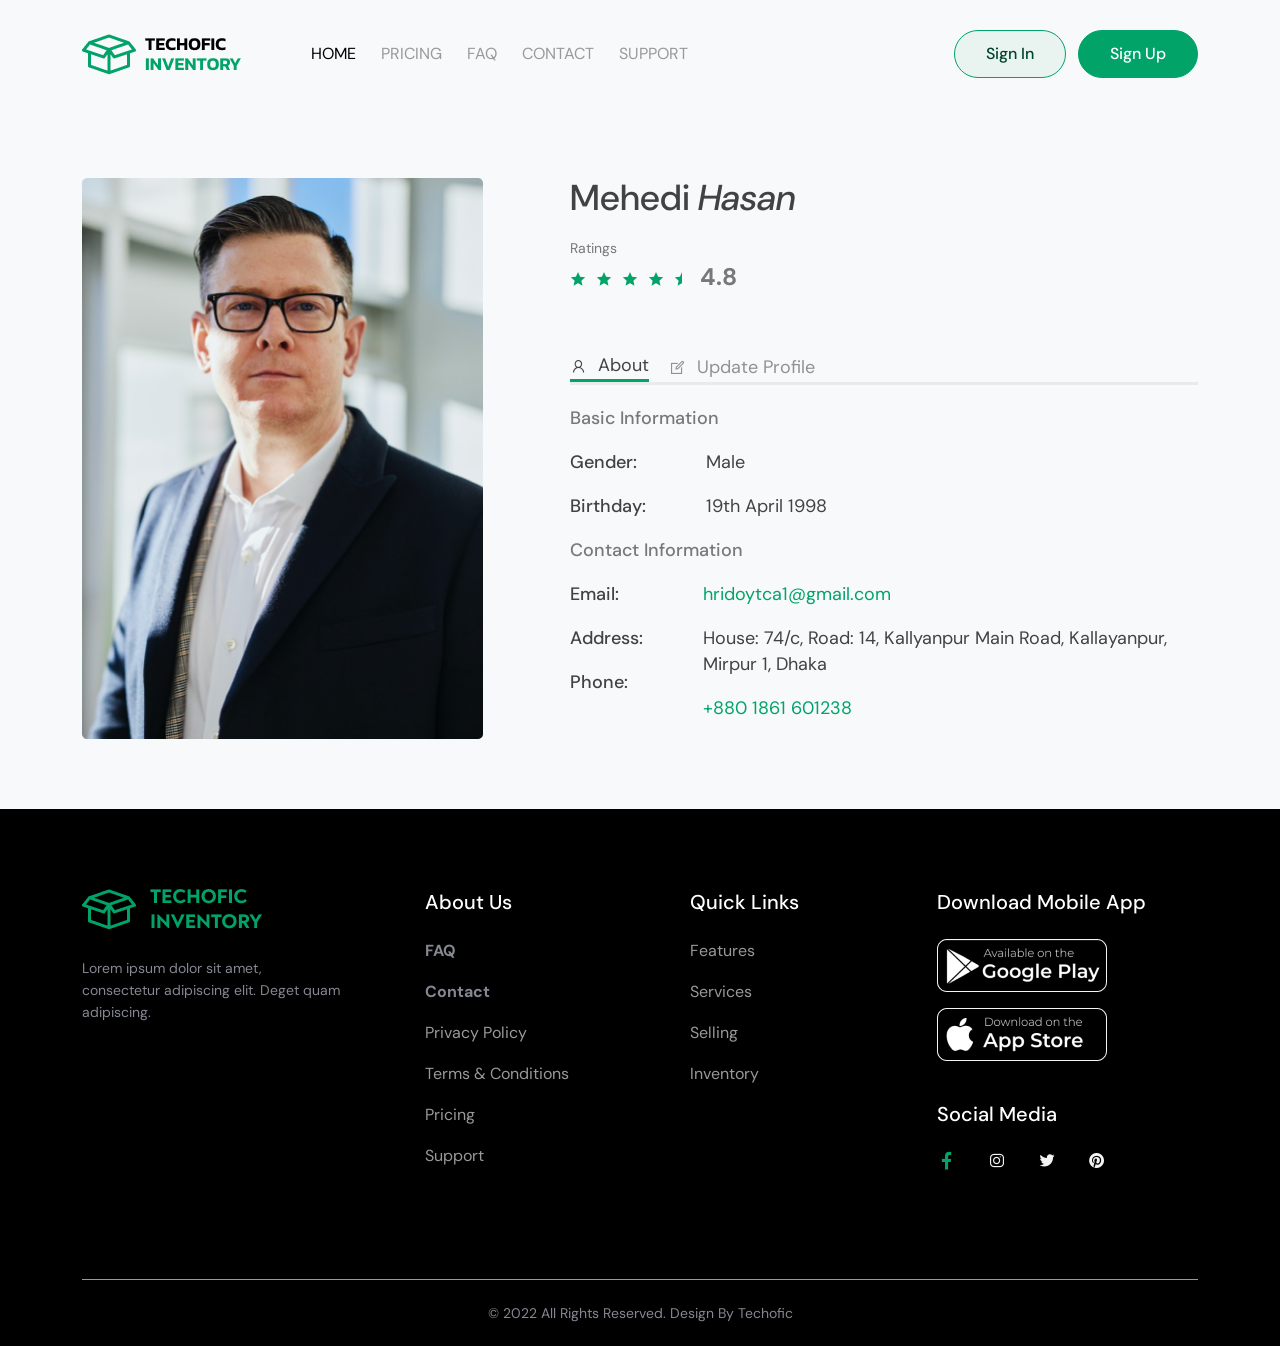
<file: dashboard.html>
<!DOCTYPE html>
<html lang="en">

<head>
    <meta charset="UTF-8">
    <meta http-equiv="X-UA-Compatible" content="IE=edge">
    <meta name="viewport" content="width=device-width, initial-scale=1.0">
    <title>Techofic</title>

    <!--================= Link CSS Here =================-->
    <!-- Vendor CSS -->

    <link rel="preconnect" href="https://fonts.googleapis.com">
    <link rel="preconnect" href="https://fonts.gstatic.com" crossorigin>

    <!-- Font CSS -->
    <link href="https://fonts.googleapis.com/css2?family=DM+Sans:wght@400;500;700&display=swap" rel="stylesheet">

    <!-- Bootstrap CSS -->
    <link rel="stylesheet" href="./assets/css/vendor/bootstrap.min.css">

    <!-- Line Awesome Icon CSS -->
    <link rel="stylesheet" href="./assets/icon/css/line-awesome.min.css">

    <!-- Main CSS -->
    <link rel="stylesheet" href="./assets/css/style.css">

</head>

<body>

    <!-- Header -->

    <header>
        <nav class="navbar navbar-expand-lg navbar-light bg-light">
            <div class="container">
                <a class="navbar-brand" href="#">
                    <div class="image">
                        <img src="./assets/img/logo1.png" alt="">
                    </div>
                    <div class="text-image">
                        <img src="./assets/img/logo2.png" alt="">
                    </div>
                </a>
                <button class="offcanvas-btn d-lg-none" type="button" data-bs-toggle="offcanvas"
                    data-bs-target="#offcanvasRight" aria-controls="offcanvasRight"><i class="las la-bars"></i></button>
                <div class="collapse navbar-collapse" id="navbarSupportedContent">
                    <ul class="navbar-nav me-auto mb-2 mb-lg-0">
                        <li class="nav-item">
                            <a class="nav-link active" aria-current="page" href="home.html">HOME</a>
                        </li>
                        <li class="nav-item">
                            <a class="nav-link" href="pricing.html">PRICING</a>
                        </li>
                        <li class="nav-item">
                            <a class="nav-link" href="faq.html">FAQ</a>
                        </li>
                        <li class="nav-item">
                            <a class="nav-link" href="contact.html">CONTACT</a>
                        </li>
                        <li class="nav-item">
                            <a class="nav-link" href="">SUPPORT</a>
                        </li>
                    </ul>
                    <div class="d-flex nav-btn">
                        <a href="signIn.html"><button class="nav-btn--signIn btn-1">Sign In</button></a>
                        <a href="signUp.html"><button class="nav-btn--signUp btn-2">Sign Up</button></a>
                    </div>
                </div>
            </div>
        </nav>
    </header>

    <!-- Mobile Wrapper -->

    <div class="offcanvas offcanvas-end" tabindex="-1" id="offcanvasRight" aria-labelledby="offcanvasRightLabel">
        <div class="offcanvas-header">
            <button type="button" class="btn-close text-reset" data-bs-dismiss="offcanvas" aria-label="Close"></button>
        </div>
        <div class="offcanvas-body">
            <ul class="navbar-nav me-auto mb-2 mb-lg-0">
                <li class="nav-item">
                    <a class="nav-link active" aria-current="page" href="home.html">HOME</a>
                </li>
                <li class="nav-item">
                    <a class="nav-link" href="pricing.html">PRICING</a>
                </li>
                <li class="nav-item">
                    <a class="nav-link" href="faq.html">FAQ</a>
                </li>
                <li class="nav-item">
                    <a class="nav-link" href="contact.html">CONTACT</a>
                </li>
                <li class="nav-item">
                    <a class="nav-link" href="#">SUPPORT</a>
                </li>
            </ul>
        </div>
    </div>

    <!-- Dashboard -->

    <div class="dashboard-section pb-70 pt-70 bg-light">
        <div class="container">
            <div class="dashboard-main">
                <div class="dashboard-img">
                    <img src="./assets/img/dashboard.png" alt="">
                </div>
                <div class="dashboard-area">
                    <div class="dashboard-area--head">
                        <h4 class="title">
                            Mehedi <span>Hasan</span>
                        </h4>
                        <div class="ratings">
                            <span>Ratings</span>
                            <div class="icon">
                                <i class="las la-star"></i>
                                <i class="las la-star"></i>
                                <i class="las la-star"></i>
                                <i class="las la-star"></i>
                                <i class="las la-star-half"></i>
                                <h5>4.8</h5>
                            </div>
                        </div>
                    </div>

                    <ul class="tab-header">
                        <li class="tab active" data-target="dashboard-about">
                            <i class="las la-user"></i>
                            <span>About</span>
                        </li>
                        <li class="tab" data-target="dashboard-profile">
                            <i class="las la-edit"></i>
                            <span>Update Profile</span>
                        </li>
                    </ul>

                    <!-- About Tab -->

                    <div class="dashboard-about tab-content active" id="dashboard-about">
                        <h6>Basic Information</h6>
                        <div class="dashboard-about--info">
                            <ul class="main">
                                <li>Gender:</li>
                                <li>Birthday:</li>
                            </ul>
                            <ul>
                                <li>Male</li>
                                <li>19th April 1998</li>
                            </ul>
                        </div>
                        <h6>Contact Information</h6>
                        <div class="dashboard-about--info">
                            <ul class="main">
                                <li>Email:</li>
                                <li>Address:</li>
                                <li>Phone:</li>
                            </ul>
                            <ul>
                                <li class="green">hridoytca1@gmail.com</li>
                                <li>House: 74/c, Road: 14, Kallyanpur Main Road, Kallayanpur, Mirpur 1, Dhaka</li>
                                <li class="green">+880 1861 601238</li>
                            </ul>
                        </div>
                    </div>

                    <!-- Profile Tab -->

                    <div class="dashboard-profile tab-content" id="dashboard-profile">
                        <form>
                            <input type="text" placeholder="Mehedi Hasan">
                            <input type="email" placeholder="hridoytca1@gmail.com">
                            <input type="number" placeholder="+880 1861 601238">
                            <div class="radio">
                                <div class="radio-btn">
                                    <input type="radio" id="male" name="fav_language" value="male">
                                    <label for="male">Male</label><br>
                                </div>
                                <div class="radio-btn">
                                    <input type="radio" id="female" name="fav_language" value="female">
                                    <label for="female">Female</label><br>
                                </div>
                            </div>
                            <input type="text" placeholder="House: 74/c, Road: 14, Kallayanpur, Dhaka">
                            <button class="btn-2">UPDATE PROFILE</button>
                        </form>
                    </div>
                </div>
            </div>
        </div>
    </div>

    <!-- Footer -->

    <footer>
        <div class="footer-section bg-black">
            <div class="container">
                <div class="row">
                    <div class="col-lg-3 col-md-3 col-sm-6 mb-24">
                        <div class="footer-section--brand">
                            <div class="image">
                                <img src="./assets/img/logo1.png" alt="">
                            </div>
                            <div class="text-image">
                                <img src="./assets/img/bottom-logo.png" alt="">
                            </div>
                        </div>
                        <p>
                            Lorem ipsum dolor sit amet, consectetur adipiscing elit. Deget quam adipiscing.
                        </p>
                    </div>
                    <div class="col-lg-3 col-md-3 col-sm-6 mb-24 contact">
                        <div class="footer-section--contact">
                            <div class="footer-title">
                                About Us
                            </div>
                            <ul class="footer-links">
                                <li><a href="#">FAQ</a></li>
                                <li><a href="#">Contact</a></li>
                                <li><a href="#"></a>Privacy Policy</li>
                                <li><a href="#"></a>Terms & Conditions</li>
                                <li><a href="#"></a>Pricing</li>
                                <li><a href="#"></a>Support</li>
                            </ul>
                        </div>
                    </div>
                    <div class="col-lg-3 col-md-3 col-sm-6 mb-24 link">
                        <div class="footer-section--link">
                            <div class="footer-title">
                                Quick Links
                            </div>
                            <ul class="footer-links">
                                <li><a href="#"></a>Features</li>
                                <li><a href="#"></a>Services</li>
                                <li><a href="#"></a>Selling</li>
                                <li><a href="#"></a>Inventory</li>
                            </ul>
                        </div>
                    </div>
                    <div class="col-lg-3 col-md-3 col-sm-6 mb-24">
                        <div class="footer-section--social">
                            <div class="footer-title">
                                Download Mobile App
                            </div>
                            <div class="image">
                                <img src="./assets/img/footer-playstore.png" alt="">
                                <img src="./assets/img/footer-apple.png" alt="">
                            </div>
                            <div class="footer-title">
                                Social Media
                            </div>
                            <div class="social-links">
                                <a class="active" href="#">
                                    <i class="lab la-facebook-f"></i>
                                </a>
                                <a href="#">
                                    <i class="lab la-instagram"></i>
                                </a>
                                <a href="#">
                                    <i class="lab la-twitter"></i>
                                </a>
                                <a href="#">
                                    <i class="lab la-pinterest"></i>
                                </a>
                            </div>
                        </div>
                    </div>
                </div>

                <div class="footer-section--copyright">
                    <p>© 2022 All Rights Reserved. Design By Techofic</p>
                </div>
            </div>
        </div>
    </footer>

    <!--================= Link Script Here =================-->
    <!-- Vendor Script -->
    <script src="./assets/js/vendor/jquery-3.6.1.min.js"></script>
    <script src="./assets/js/vendor/bootstrap.bundle.min.js"></script>
    <script src="./assets/js/vendor/owl.carousel.min.js"></script>

    <!-- Main Script -->
    <script src="./assets/js/script.js"></script>
</body>

</html>
</file>
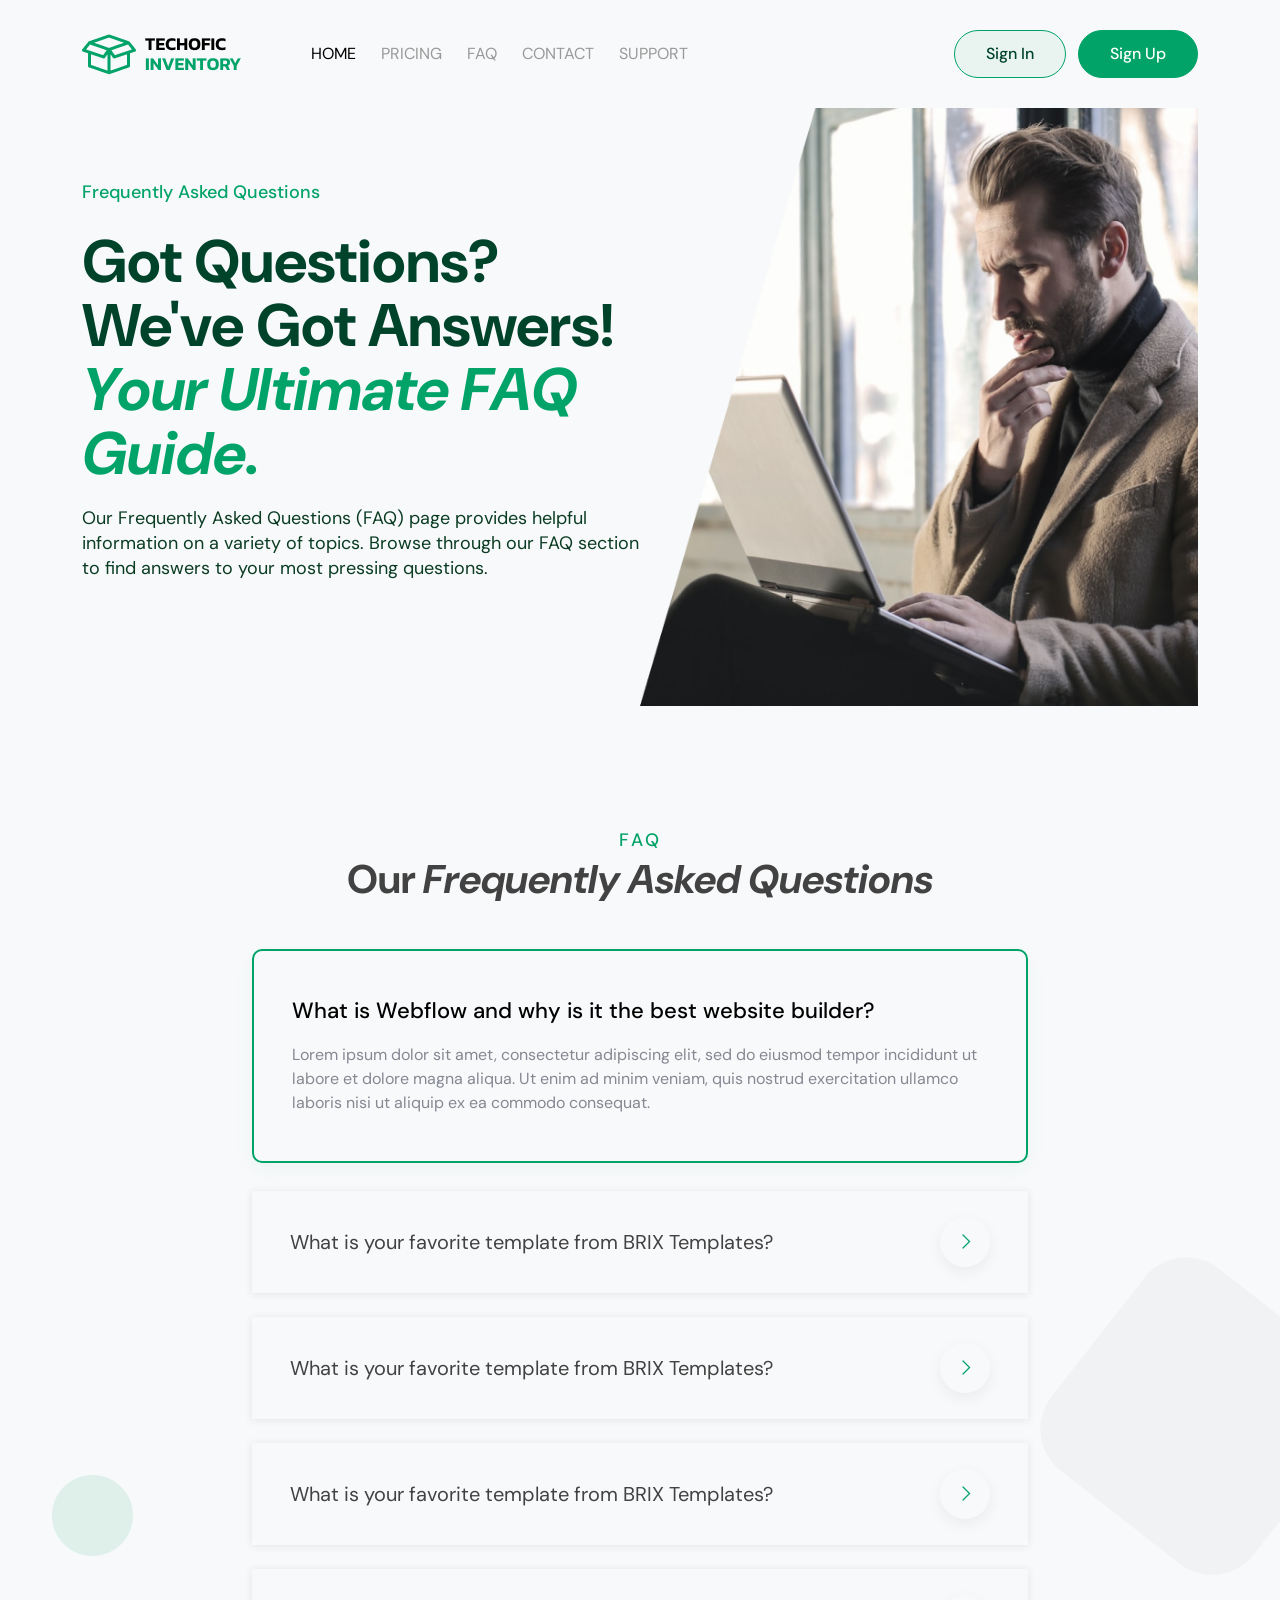
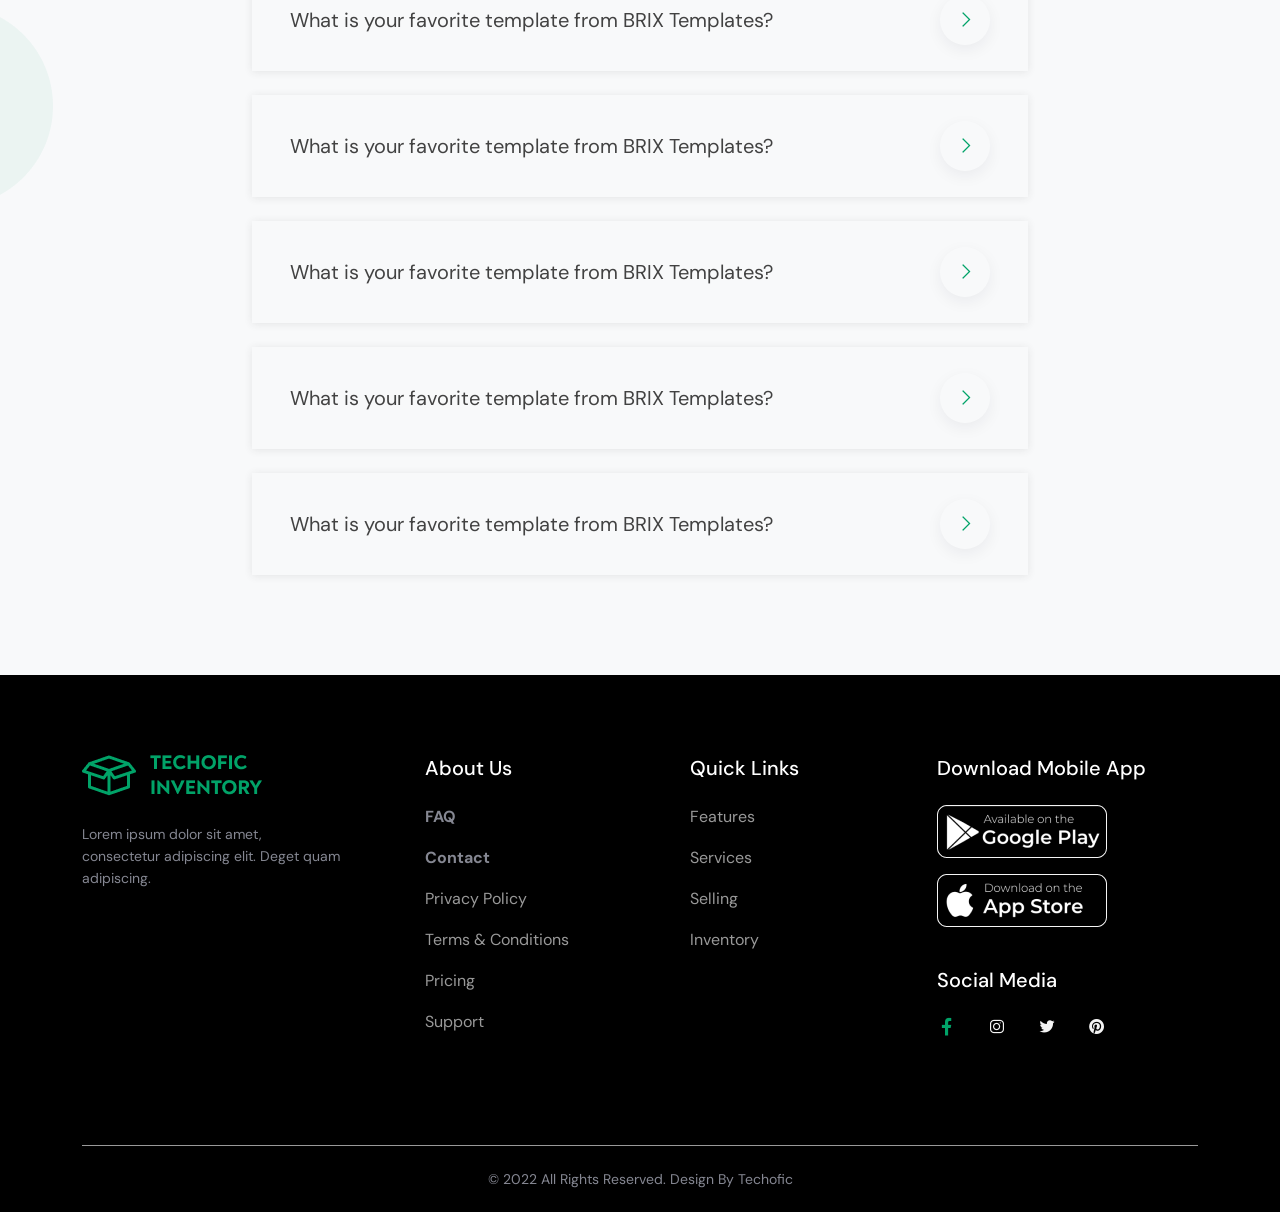
<file: faq.html>
<!DOCTYPE html>
<html lang="en">

<head>
    <meta charset="UTF-8">
    <meta http-equiv="X-UA-Compatible" content="IE=edge">
    <meta name="viewport" content="width=device-width, initial-scale=1.0">
    <title>Techofic</title>

    <!--================= Link CSS Here =================-->
    <!-- Vendor CSS -->

    <link rel="preconnect" href="https://fonts.googleapis.com">
    <link rel="preconnect" href="https://fonts.gstatic.com" crossorigin>

    <!-- Font CSS -->
    <link href="https://fonts.googleapis.com/css2?family=DM+Sans:wght@400;500;700&display=swap" rel="stylesheet">

    <!-- Bootstrap CSS -->
    <link rel="stylesheet" href="./assets/css/vendor/bootstrap.min.css">

    <!-- Line Awesome Icon CSS -->
    <link rel="stylesheet" href="./assets/icon/css/line-awesome.min.css">

    <!-- Main CSS -->
    <link rel="stylesheet" href="./assets/css/style.css">

</head>

<body>

    <!-- Header -->

    <header>
        <nav class="navbar navbar-expand-lg navbar-light bg-light">
            <div class="container">
                <a class="navbar-brand" href="#">
                    <div class="image">
                        <img src="./assets/img/logo1.png" alt="">
                    </div>
                    <div class="text-image">
                        <img src="./assets/img/logo2.png" alt="">
                    </div>
                </a>
                <button class="offcanvas-btn d-lg-none" type="button" data-bs-toggle="offcanvas"
                    data-bs-target="#offcanvasRight" aria-controls="offcanvasRight"><i class="las la-bars"></i></button>
                <div class="collapse navbar-collapse" id="navbarSupportedContent">
                    <ul class="navbar-nav me-auto mb-2 mb-lg-0">
                        <li class="nav-item">
                            <a class="nav-link active" aria-current="page" href="home.html">HOME</a>
                        </li>
                        <li class="nav-item">
                            <a class="nav-link" href="pricing.html">PRICING</a>
                        </li>
                        <li class="nav-item">
                            <a class="nav-link" href="faq.html">FAQ</a>
                        </li>
                        <li class="nav-item">
                            <a class="nav-link" href="contact.html">CONTACT</a>
                        </li>
                        <li class="nav-item">
                            <a class="nav-link" href="">SUPPORT</a>
                        </li>
                    </ul>
                    <div class="d-flex nav-btn">
                        <a href="signIn.html"><button class="nav-btn--signIn btn-1">Sign In</button></a>
                        <a href="signUp.html"><button class="nav-btn--signUp btn-2">Sign Up</button></a>
                    </div>
                </div>
            </div>
        </nav>
    </header>

    <!-- Mobile Wrapper -->

    <div class="offcanvas offcanvas-end" tabindex="-1" id="offcanvasRight" aria-labelledby="offcanvasRightLabel">
        <div class="offcanvas-header">
            <button type="button" class="btn-close text-reset" data-bs-dismiss="offcanvas" aria-label="Close"></button>
        </div>
        <div class="offcanvas-body">
            <ul class="navbar-nav me-auto mb-2 mb-lg-0">
                <li class="nav-item">
                    <a class="nav-link active" aria-current="page" href="home.html">HOME</a>
                </li>
                <li class="nav-item">
                    <a class="nav-link" href="pricing.html">PRICING</a>
                </li>
                <li class="nav-item">
                    <a class="nav-link" href="faq.html">FAQ</a>
                </li>
                <li class="nav-item">
                    <a class="nav-link" href="contact.html">CONTACT</a>
                </li>
                <li class="nav-item">
                    <a class="nav-link" href="#">SUPPORT</a>
                </li>
            </ul>
        </div>
    </div>

    <!-- Hero -->

    <div class="hero-section bg-light">
        <div class="container">
            <div class="hero-section--area">
                <div class="hero-section--area---content pb-100 pt-70">
                    <h4 class="sub-title">Frequently Asked Questions</h4>
                    <h2 class="title">Got Questions? We've Got Answers! <span>Your Ultimate FAQ Guide.</span></h2>
                    <p>
                        Our Frequently Asked Questions (FAQ) page provides helpful information on a variety of topics.
                        Browse through our FAQ section to find answers to your most pressing questions.
                    </p>
                </div>
                <div class="hero-section--area---image">
                    <img src="./assets/img/hero-faq.png" alt="">
                </div>
            </div>
        </div>
    </div>

    <!-- Price -->

    <div class="faq-section pt-120 pb-100 bg-light">
        <div class="container">
            <div class="section-header">
                <div class="sub-title">
                    FAQ
                </div>
                <div class="title">
                    Our <span>Frequently Asked Questions</span>
                </div>
            </div>

            <div class="faq-section--area">
                <div class="text-box">
                    <h4 class="title">What is Webflow and why is it the best website builder?</h4>
                    <p>
                        Lorem ipsum dolor sit amet, consectetur adipiscing elit, sed do eiusmod tempor incididunt ut
                        labore et dolore magna aliqua. Ut enim ad minim veniam, quis nostrud exercitation ullamco
                        laboris nisi ut aliquip ex ea commodo consequat.
                    </p>
                </div>
                <ul class="que-list">
                    <li>
                        <span>What is your favorite template from BRIX Templates?</span>
                        <i class="las la-angle-right"></i>
                    </li>
                    <li>
                        <span>What is your favorite template from BRIX Templates?</span>
                        <i class="las la-angle-right"></i>
                    </li>
                    <li>
                        <span>What is your favorite template from BRIX Templates?</span>
                        <i class="las la-angle-right"></i>
                    </li>
                    <li>
                        <span>What is your favorite template from BRIX Templates?</span>
                        <i class="las la-angle-right"></i>
                    </li>
                    <li>
                        <span>What is your favorite template from BRIX Templates?</span>
                        <i class="las la-angle-right"></i>
                    </li>
                    <li>
                        <span>What is your favorite template from BRIX Templates?</span>
                        <i class="las la-angle-right"></i>
                    </li>
                    <li>
                        <span>What is your favorite template from BRIX Templates?</span>
                        <i class="las la-angle-right"></i>
                    </li>
                    <li>
                        <span>What is your favorite template from BRIX Templates?</span>
                        <i class="las la-angle-right"></i>
                    </li>
                </ul>
                <div class="img">
                    <div class="img1">
                        <img src="./assets/img/round1.png" alt="">
                    </div>
                    <div class="img2">
                        <img src="./assets/img/round2.png" alt="">
                    </div>
                    <div class="img3">
                        <img src="./assets/img/rectangle.png" alt="">
                    </div>
                </div>
            </div>
        </div>
    </div>

    <!-- Footer -->

    <footer>
        <div class="footer-section bg-black">
            <div class="container">
                <div class="row">
                    <div class="col-lg-3 col-md-3 col-sm-6 mb-24">
                        <div class="footer-section--brand">
                            <div class="image">
                                <img src="./assets/img/logo1.png" alt="">
                            </div>
                            <div class="text-image">
                                <img src="./assets/img/bottom-logo.png" alt="">
                            </div>
                        </div>
                        <p>
                            Lorem ipsum dolor sit amet, consectetur adipiscing elit. Deget quam adipiscing.
                        </p>
                    </div>
                    <div class="col-lg-3 col-md-3 col-sm-6 mb-24 contact">
                        <div class="footer-section--contact">
                            <div class="footer-title">
                                About Us
                            </div>
                            <ul class="footer-links">
                                <li><a href="#">FAQ</a></li>
                                <li><a href="#">Contact</a></li>
                                <li><a href="#"></a>Privacy Policy</li>
                                <li><a href="#"></a>Terms & Conditions</li>
                                <li><a href="#"></a>Pricing</li>
                                <li><a href="#"></a>Support</li>
                            </ul>
                        </div>
                    </div>
                    <div class="col-lg-3 col-md-3 col-sm-6 mb-24 link">
                        <div class="footer-section--link">
                            <div class="footer-title">
                                Quick Links
                            </div>
                            <ul class="footer-links">
                                <li><a href="#"></a>Features</li>
                                <li><a href="#"></a>Services</li>
                                <li><a href="#"></a>Selling</li>
                                <li><a href="#"></a>Inventory</li>
                            </ul>
                        </div>
                    </div>
                    <div class="col-lg-3 col-md-3 col-sm-6 mb-24">
                        <div class="footer-section--social">
                            <div class="footer-title">
                                Download Mobile App
                            </div>
                            <div class="image">
                                <img src="./assets/img/footer-playstore.png" alt="">
                                <img src="./assets/img/footer-apple.png" alt="">
                            </div>
                            <div class="footer-title">
                                Social Media
                            </div>
                            <div class="social-links">
                                <a class="active" href="#">
                                    <i class="lab la-facebook-f"></i>
                                </a>
                                <a href="#">
                                    <i class="lab la-instagram"></i>
                                </a>
                                <a href="#">
                                    <i class="lab la-twitter"></i>
                                </a>
                                <a href="#">
                                    <i class="lab la-pinterest"></i>
                                </a>
                            </div>
                        </div>
                    </div>
                </div>

                <div class="footer-section--copyright">
                    <p>© 2022 All Rights Reserved. Design By Techofic</p>
                </div>
            </div>
        </div>
    </footer>

    <!--================= Link Script Here =================-->
    <!-- Vendor Script -->
    <script src="./assets/js/vendor/jquery-3.6.1.min.js"></script>
    <script src="./assets/js/vendor/bootstrap.bundle.min.js"></script>
    <script src="./assets/js/vendor/owl.carousel.min.js"></script>

    <!-- Main Script -->
    <script src="./assets/js/script.js"></script>
</body>

</html>
</file>
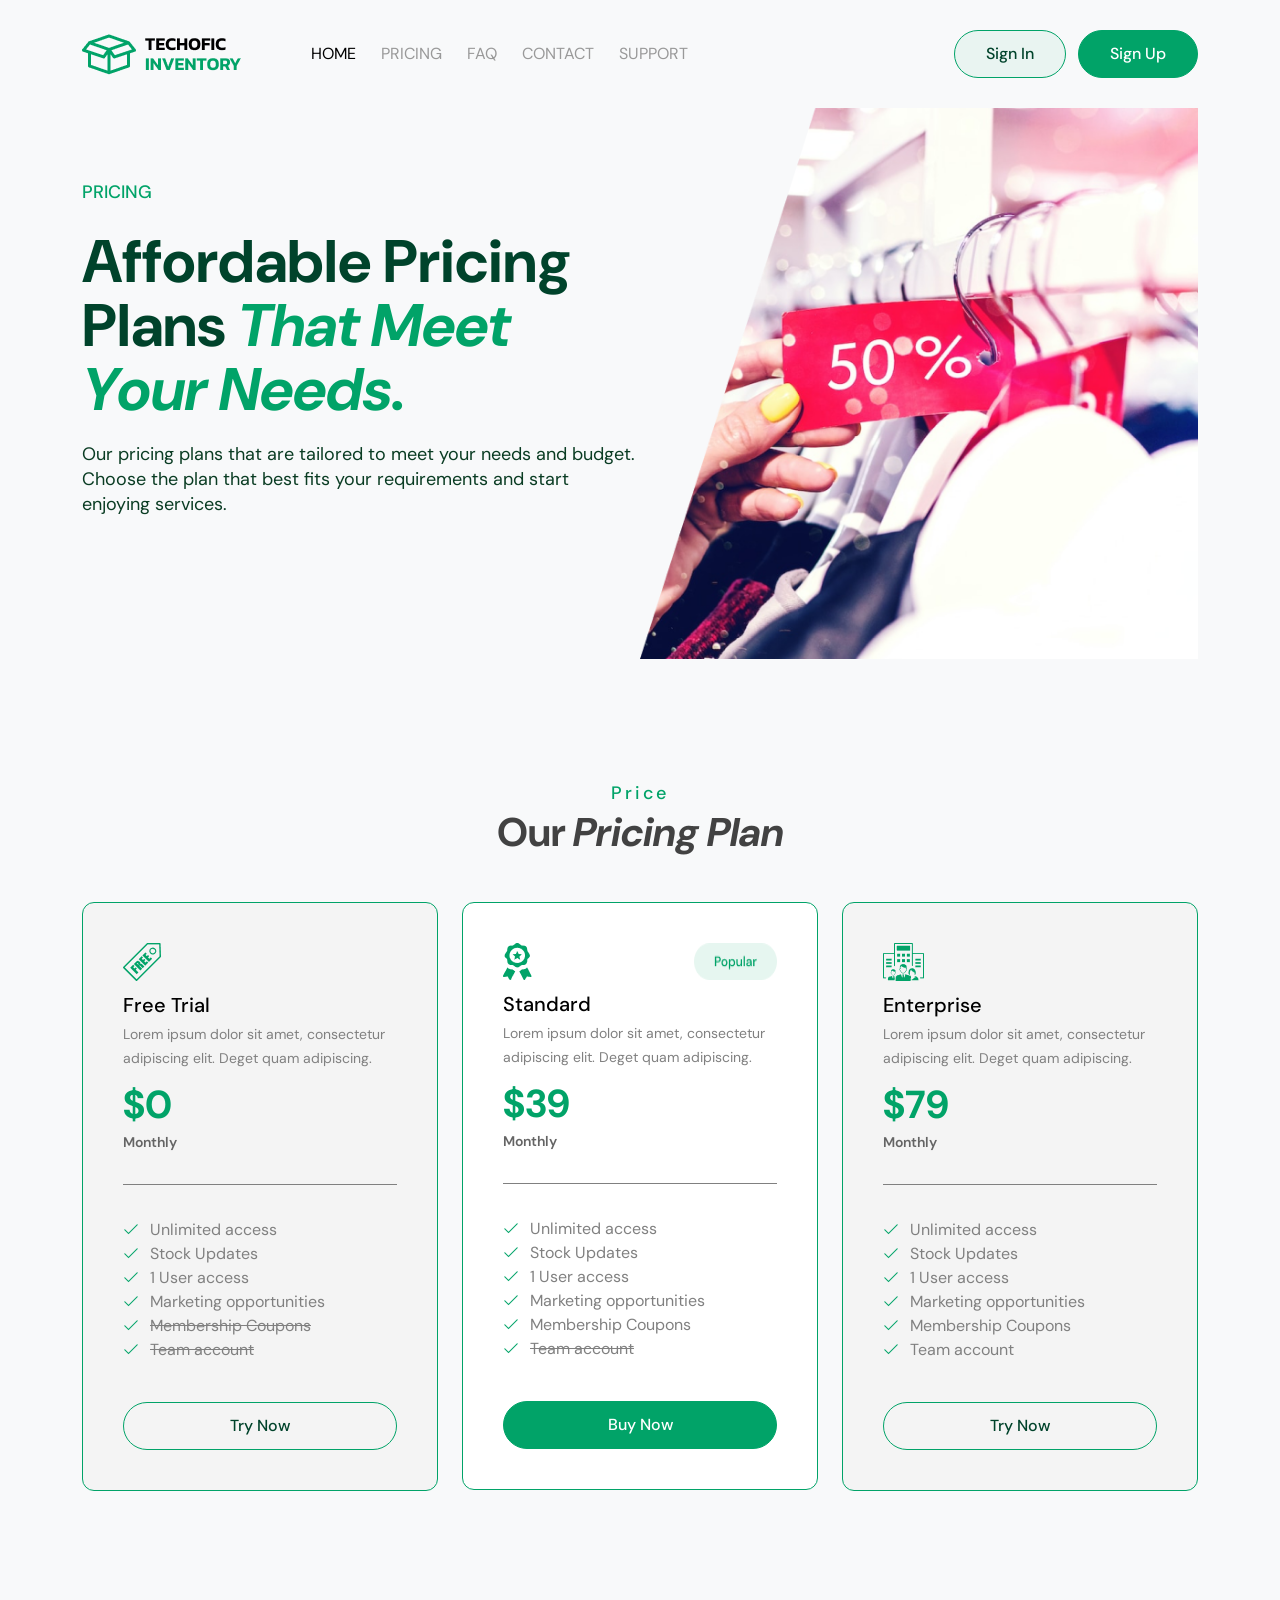
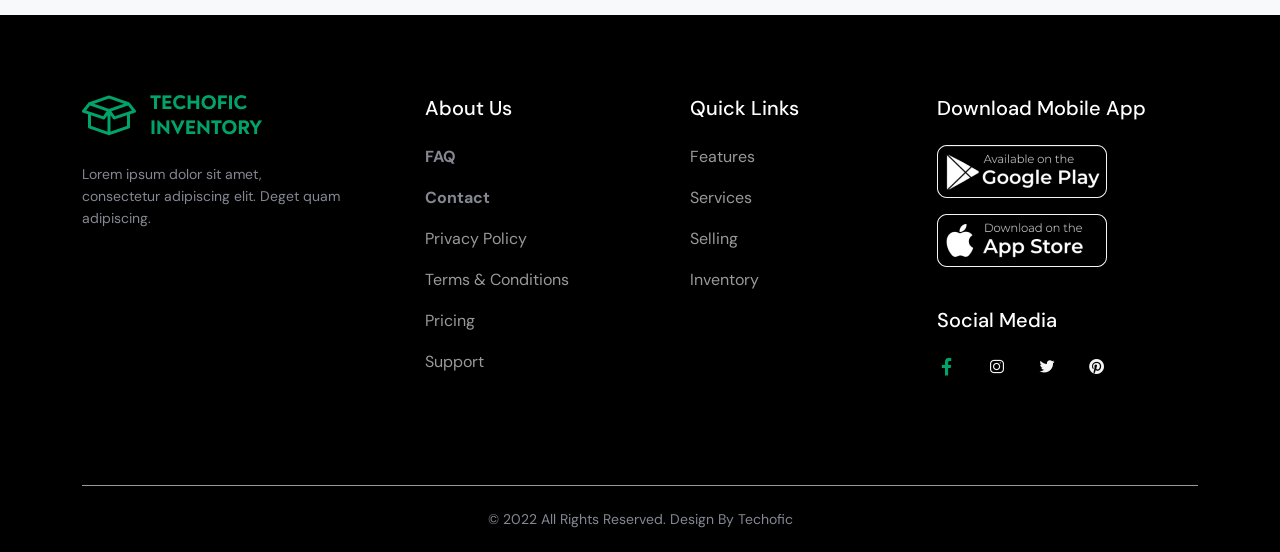
<file: pricing.html>
<!DOCTYPE html>
<html lang="en">

<head>
    <meta charset="UTF-8">
    <meta http-equiv="X-UA-Compatible" content="IE=edge">
    <meta name="viewport" content="width=device-width, initial-scale=1.0">
    <title>Techofic</title>

    <!--================= Link CSS Here =================-->
    <!-- Vendor CSS -->

    <link rel="preconnect" href="https://fonts.googleapis.com">
    <link rel="preconnect" href="https://fonts.gstatic.com" crossorigin>

    <!-- Font CSS -->
    <link href="https://fonts.googleapis.com/css2?family=DM+Sans:wght@400;500;700&display=swap" rel="stylesheet">

    <!-- Bootstrap CSS -->
    <link rel="stylesheet" href="./assets/css/vendor/bootstrap.min.css">

    <!-- Line Awesome Icon CSS -->
    <link rel="stylesheet" href="./assets/icon/css/line-awesome.min.css">

    <!-- Main CSS -->
    <link rel="stylesheet" href="./assets/css/style.css">

</head>

<body>

    <!-- Header -->

    <header>
        <nav class="navbar navbar-expand-lg navbar-light bg-light">
            <div class="container">
                <a class="navbar-brand" href="#">
                    <div class="image">
                        <img src="./assets/img/logo1.png" alt="">
                    </div>
                    <div class="text-image">
                        <img src="./assets/img/logo2.png" alt="">
                    </div>
                </a>
                <button class="offcanvas-btn d-lg-none" type="button" data-bs-toggle="offcanvas"
                    data-bs-target="#offcanvasRight" aria-controls="offcanvasRight"><i class="las la-bars"></i></button>
                <div class="collapse navbar-collapse" id="navbarSupportedContent">
                    <ul class="navbar-nav me-auto mb-2 mb-lg-0">
                        <li class="nav-item">
                            <a class="nav-link active" aria-current="page" href="home.html">HOME</a>
                        </li>
                        <li class="nav-item">
                            <a class="nav-link" href="pricing.html">PRICING</a>
                        </li>
                        <li class="nav-item">
                            <a class="nav-link" href="faq.html">FAQ</a>
                        </li>
                        <li class="nav-item">
                            <a class="nav-link" href="contact.html">CONTACT</a>
                        </li>
                        <li class="nav-item">
                            <a class="nav-link" href="">SUPPORT</a>
                        </li>
                    </ul>
                    <div class="d-flex nav-btn">
                        <a href="signIn.html"><button class="nav-btn--signIn btn-1">Sign In</button></a>
                        <a href="signUp.html"><button class="nav-btn--signUp btn-2">Sign Up</button></a>
                    </div>
                </div>
            </div>
        </nav>
    </header>

    <!-- Mobile Wrapper -->

    <div class="offcanvas offcanvas-end" tabindex="-1" id="offcanvasRight" aria-labelledby="offcanvasRightLabel">
        <div class="offcanvas-header">
            <button type="button" class="btn-close text-reset" data-bs-dismiss="offcanvas" aria-label="Close"></button>
        </div>
        <div class="offcanvas-body">
            <ul class="navbar-nav me-auto mb-2 mb-lg-0">
                <li class="nav-item">
                    <a class="nav-link active" aria-current="page" href="home.html">HOME</a>
                </li>
                <li class="nav-item">
                    <a class="nav-link" href="pricing.html">PRICING</a>
                </li>
                <li class="nav-item">
                    <a class="nav-link" href="faq.html">FAQ</a>
                </li>
                <li class="nav-item">
                    <a class="nav-link" href="contact.html">CONTACT</a>
                </li>
                <li class="nav-item">
                    <a class="nav-link" href="#">SUPPORT</a>
                </li>
            </ul>
        </div>
    </div>

    <!-- Hero -->

    <div class="hero-section bg-light">
        <div class="container">
            <div class="hero-section--area">
                <div class="hero-section--area---content pb-100 pt-70">
                    <h4 class="sub-title">PRICING</h4>
                    <h2 class="title">Affordable Pricing Plans <span>That Meet Your Needs.</span></h2>
                    <p>
                        Our pricing plans that are tailored to meet your needs and budget. Choose the plan that best
                        fits
                        your requirements and start enjoying services.
                    </p>
                </div>
                <div class="hero-section--area---image">
                    <img src="./assets/img/hero-pricing.png" alt="">
                </div>
            </div>
        </div>
    </div>

    <!-- Price -->

    <div class="price-section pt-120 pb-100 bg-light">
        <div class="container">
            <div class="section-header">
                <div class="sub-title">
                    Price
                </div>
                <div class="title">
                    Our <span>Pricing Plan</span>
                </div>
            </div>

            <div class="price-section--area">
                <div class="row">
                    <div class="col-lg-4 col-md-6 col-sm-6 mb-24">
                        <div class="price-card price-ash">
                            <div class="icon">
                                <img src="./assets/img/price1.png" alt="">
                            </div>
                            <div class="title">
                                Free Trial
                            </div>
                            <p>
                                Lorem ipsum dolor sit amet, consectetur adipiscing elit. Deget quam adipiscing.
                            </p>
                            <div class="value">$0</div>
                            <div class="date">Monthly</div>
                            <ul>
                                <li><i class="las la-check"></i>Unlimited access</li>
                                <li><i class="las la-check"></i>Stock Updates</li>
                                <li><i class="las la-check"></i>1 User access</li>
                                <li><i class="las la-check"></i>Marketing opportunities</li>
                                <li class="cross"><i class="las la-check"></i><span>Membership Coupons</span></li>
                                <li class="cross"><i class="las la-check"></i><span>Team account</span></li>
                            </ul>
                            <a href="checkOut.html"> <button class="btn-1 price-btn price-btn-2">Try Now</button>
                            </a>
                        </div>
                    </div>
                    <div class="col-lg-4 col-md-6 col-sm-6 mb-24">
                        <div class="price-card price-white price-border-2">
                            <div class="icon">
                                <img src="./assets/img/price2.png" alt="">
                                <img src="./assets/img/price3.png" alt="">
                            </div>
                            <div class="title">
                                Standard
                            </div>
                            <p>
                                Lorem ipsum dolor sit amet, consectetur adipiscing elit. Deget quam adipiscing.
                            </p>
                            <div class="value">$39</div>
                            <div class="date">Monthly</div>
                            <ul>
                                <li><i class="las la-check"></i>Unlimited access</li>
                                <li><i class="las la-check"></i>Stock Updates</li>
                                <li><i class="las la-check"></i>1 User access</li>
                                <li><i class="las la-check"></i>Marketing opportunities</li>
                                <li><i class="las la-check"></i><span>Membership Coupons</span></li>
                                <li class="cross"><i class="las la-check"></i><span>Team account</span></li>
                            </ul>
                            <a href="checkOut.html"><button class="btn-2 price-btn-2">Buy Now</button></a>
                        </div>
                    </div>
                    <div class="col-lg-4 col-md-6 col-sm-6 mb-24">
                        <div class="price-card price-ash">
                            <div class="icon">
                                <img src="./assets/img/price4.png" alt="">
                            </div>
                            <div class="title">
                                Enterprise
                            </div>
                            <p>
                                Lorem ipsum dolor sit amet, consectetur adipiscing elit. Deget quam adipiscing.
                            </p>
                            <div class="value">$79</div>
                            <div class="date">Monthly</div>
                            <ul>
                                <li><i class="las la-check"></i>Unlimited access</li>
                                <li><i class="las la-check"></i>Stock Updates</li>
                                <li><i class="las la-check"></i>1 User access</li>
                                <li><i class="las la-check"></i>Marketing opportunities</li>
                                <li><i class="las la-check"></i><span>Membership Coupons</span></li>
                                <li><i class="las la-check"></i><span>Team account</span></li>
                            </ul>
                            <a href="checkOut.html"><button class="btn-1 price-btn price-btn-2">Try Now</button></a>
                        </div>
                    </div>
                </div>
            </div>
        </div>
    </div>

    <!-- Footer -->

    <footer>
        <div class="footer-section bg-black">
            <div class="container">
                <div class="row">
                    <div class="col-lg-3 col-md-3 col-sm-6 mb-24">
                        <div class="footer-section--brand">
                            <div class="image">
                                <img src="./assets/img/logo1.png" alt="">
                            </div>
                            <div class="text-image">
                                <img src="./assets/img/bottom-logo.png" alt="">
                            </div>
                        </div>
                        <p>
                            Lorem ipsum dolor sit amet, consectetur adipiscing elit. Deget quam adipiscing.
                        </p>
                    </div>
                    <div class="col-lg-3 col-md-3 col-sm-6 mb-24 contact">
                        <div class="footer-section--contact">
                            <div class="footer-title">
                                About Us
                            </div>
                            <ul class="footer-links">
                                <li><a href="#">FAQ</a></li>
                                <li><a href="#">Contact</a></li>
                                <li><a href="#"></a>Privacy Policy</li>
                                <li><a href="#"></a>Terms & Conditions</li>
                                <li><a href="#"></a>Pricing</li>
                                <li><a href="#"></a>Support</li>
                            </ul>
                        </div>
                    </div>
                    <div class="col-lg-3 col-md-3 col-sm-6 mb-24 link">
                        <div class="footer-section--link">
                            <div class="footer-title">
                                Quick Links
                            </div>
                            <ul class="footer-links">
                                <li><a href="#"></a>Features</li>
                                <li><a href="#"></a>Services</li>
                                <li><a href="#"></a>Selling</li>
                                <li><a href="#"></a>Inventory</li>
                            </ul>
                        </div>
                    </div>
                    <div class="col-lg-3 col-md-3 col-sm-6 mb-24">
                        <div class="footer-section--social">
                            <div class="footer-title">
                                Download Mobile App
                            </div>
                            <div class="image">
                                <img src="./assets/img/footer-playstore.png" alt="">
                                <img src="./assets/img/footer-apple.png" alt="">
                            </div>
                            <div class="footer-title">
                                Social Media
                            </div>
                            <div class="social-links">
                                <a class="active" href="#">
                                    <i class="lab la-facebook-f"></i>
                                </a>
                                <a href="#">
                                    <i class="lab la-instagram"></i>
                                </a>
                                <a href="#">
                                    <i class="lab la-twitter"></i>
                                </a>
                                <a href="#">
                                    <i class="lab la-pinterest"></i>
                                </a>
                            </div>
                        </div>
                    </div>
                </div>

                <div class="footer-section--copyright">
                    <p>© 2022 All Rights Reserved. Design By Techofic</p>
                </div>
            </div>
        </div>
    </footer>

    <!--================= Link Script Here =================-->
    <!-- Vendor Script -->
    <script src="./assets/js/vendor/jquery-3.6.1.min.js"></script>
    <script src="./assets/js/vendor/bootstrap.bundle.min.js"></script>
    <script src="./assets/js/vendor/owl.carousel.min.js"></script>

    <!-- Main Script -->
    <script src="./assets/js/script.js"></script>
</body>

</html>
</file>
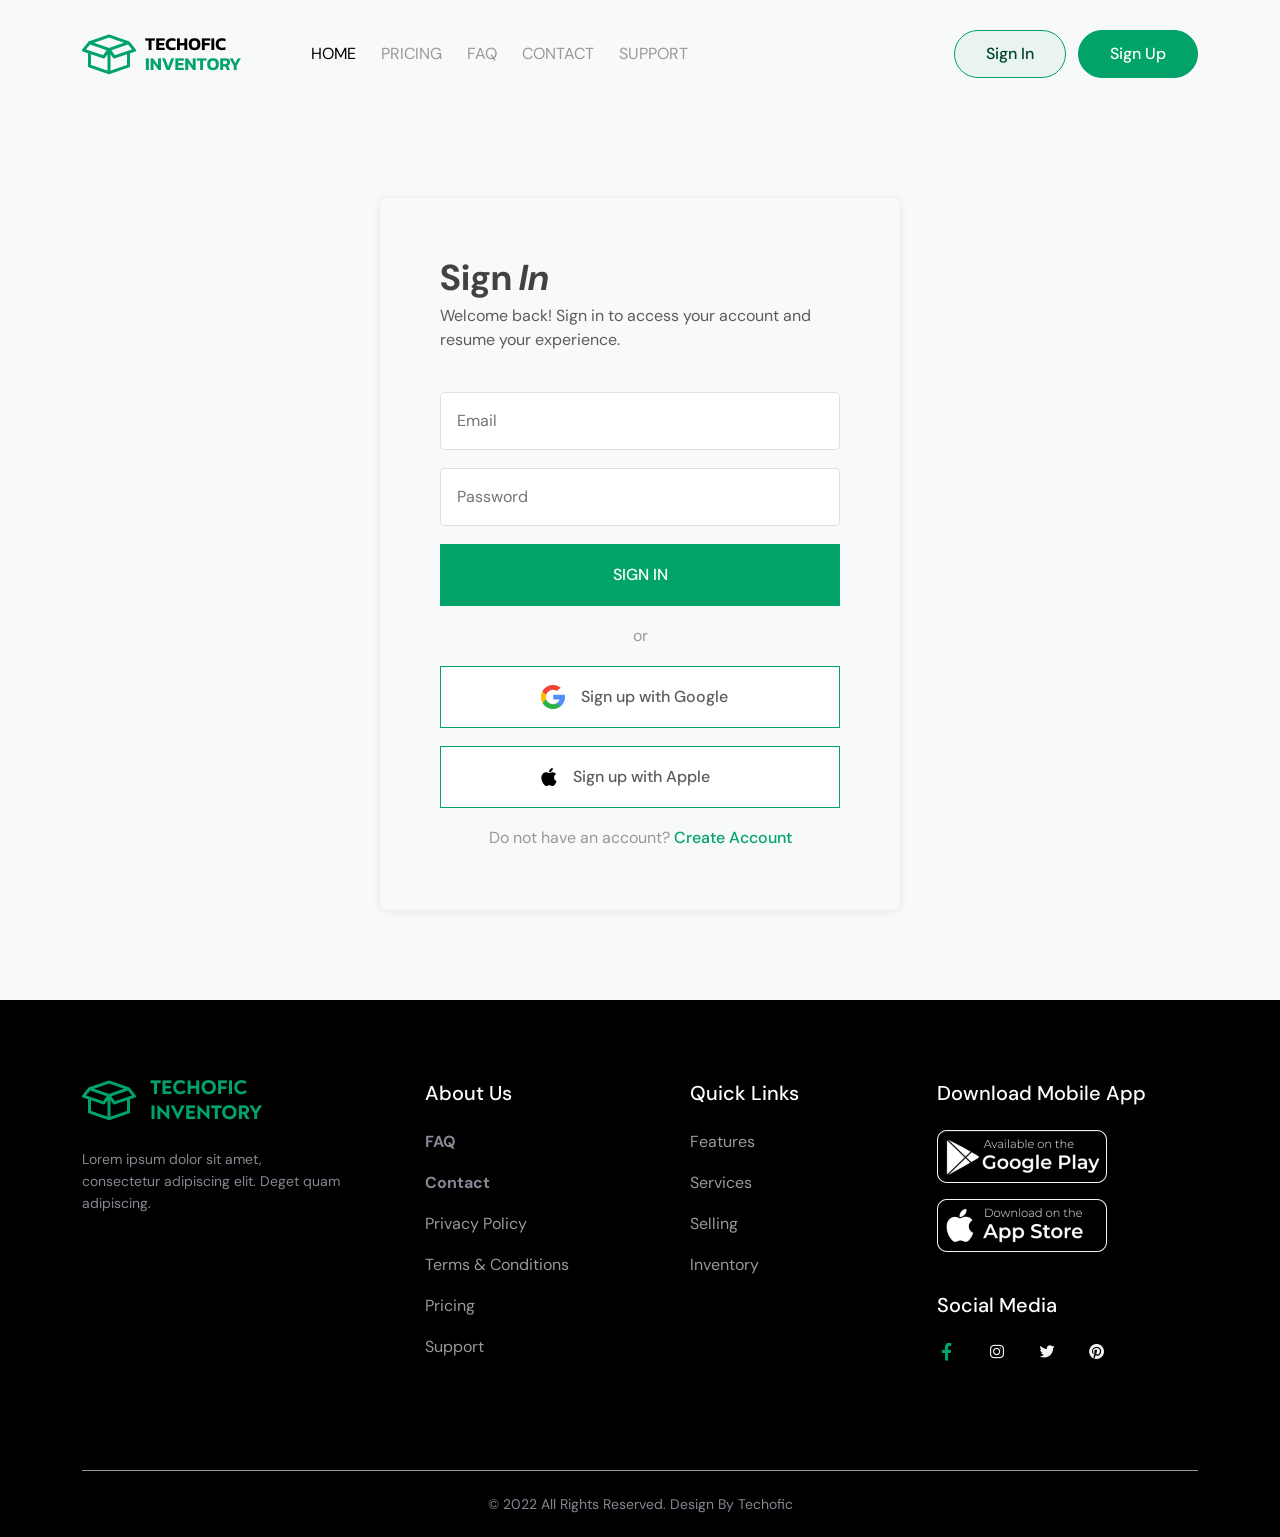
<file: signIn.html>
<!DOCTYPE html>
<html lang="en">

<head>
    <meta charset="UTF-8">
    <meta http-equiv="X-UA-Compatible" content="IE=edge">
    <meta name="viewport" content="width=device-width, initial-scale=1.0">
    <title>Techofic</title>

    <!--================= Link CSS Here =================-->
    <!-- Vendor CSS -->

    <link rel="preconnect" href="https://fonts.googleapis.com">
    <link rel="preconnect" href="https://fonts.gstatic.com" crossorigin>

    <!-- Font CSS -->
    <link href="https://fonts.googleapis.com/css2?family=DM+Sans:wght@400;500;700&display=swap" rel="stylesheet">

    <!-- Bootstrap CSS -->
    <link rel="stylesheet" href="./assets/css/vendor/bootstrap.min.css">

    <!-- Line Awesome Icon CSS -->
    <link rel="stylesheet" href="./assets/icon/css/line-awesome.min.css">

    <!-- Main CSS -->
    <link rel="stylesheet" href="./assets/css/style.css">

</head>

<body>

    <!-- Header -->

    <header>
        <nav class="navbar navbar-expand-lg navbar-light bg-light">
            <div class="container">
                <a class="navbar-brand" href="#">
                    <div class="image">
                        <img src="./assets/img/logo1.png" alt="">
                    </div>
                    <div class="text-image">
                        <img src="./assets/img/logo2.png" alt="">
                    </div>
                </a>
                <button class="offcanvas-btn d-lg-none" type="button" data-bs-toggle="offcanvas"
                    data-bs-target="#offcanvasRight" aria-controls="offcanvasRight"><i class="las la-bars"></i></button>
                <div class="collapse navbar-collapse" id="navbarSupportedContent">
                    <ul class="navbar-nav me-auto mb-2 mb-lg-0">
                        <li class="nav-item">
                            <a class="nav-link active" aria-current="page" href="home.html">HOME</a>
                        </li>
                        <li class="nav-item">
                            <a class="nav-link" href="pricing.html">PRICING</a>
                        </li>
                        <li class="nav-item">
                            <a class="nav-link" href="faq.html">FAQ</a>
                        </li>
                        <li class="nav-item">
                            <a class="nav-link" href="contact.html">CONTACT</a>
                        </li>
                        <li class="nav-item">
                            <a class="nav-link" href="">SUPPORT</a>
                        </li>
                    </ul>
                    <div class="d-flex nav-btn">
                        <a href="signIn.html"><button class="nav-btn--signIn btn-1">Sign In</button></a>
                        <a href="signUp.html"><button class="nav-btn--signUp btn-2">Sign Up</button></a>
                    </div>
                </div>
            </div>
        </nav>
    </header>

    <!-- Mobile Wrapper -->

    <div class="offcanvas offcanvas-end" tabindex="-1" id="offcanvasRight" aria-labelledby="offcanvasRightLabel">
        <div class="offcanvas-header">
            <button type="button" class="btn-close text-reset" data-bs-dismiss="offcanvas" aria-label="Close"></button>
        </div>
        <div class="offcanvas-body">
            <ul class="navbar-nav me-auto mb-2 mb-lg-0">
                <li class="nav-item">
                    <a class="nav-link active" aria-current="page" href="home.html">HOME</a>
                </li>
                <li class="nav-item">
                    <a class="nav-link" href="pricing.html">PRICING</a>
                </li>
                <li class="nav-item">
                    <a class="nav-link" href="faq.html">FAQ</a>
                </li>
                <li class="nav-item">
                    <a class="nav-link" href="contact.html">CONTACT</a>
                </li>
                <li class="nav-item">
                    <a class="nav-link" href="#">SUPPORT</a>
                </li>
            </ul>
        </div>
    </div>

    <!-- Sign In -->

    <div class="signUp-section bg-light">
        <div class="container">
            <div class="signup-area">
                <div class="title">
                    Sign <span>In</span>
                </div>
                <p class="sub-title">
                    Welcome back! Sign in to access your account and resume your experience.
                 </p>

                <from>
                    <input type="email" placeholder="Email">
                    <input type="password" placeholder="Password">
                    <button class="btn-2">SIGN IN</button>
                    <span class="or">or</span>
                    <button class="btn-1">
                        <img src="./assets/img/google.png" alt="">
                        <span>Sign up with Google</span>
                    </button>
                    <button class="btn-1">
                        <img src="./assets/img/apple.png" alt="">
                        <span>Sign up with Apple</span>
                    </button>
                    <p class="bottom-text">Do not have an account? <span><a href="signUp.html">Create Account</a></span></p>
                </from>
            </div>
        </div>
    </div>

    <!-- Footer -->

    <footer>
        <div class="footer-section bg-black">
            <div class="container">
                <div class="row">
                    <div class="col-lg-3 col-md-3 col-sm-6 mb-24">
                        <div class="footer-section--brand">
                            <div class="image">
                                <img src="./assets/img/logo1.png" alt="">
                            </div>
                            <div class="text-image">
                                <img src="./assets/img/bottom-logo.png" alt="">
                            </div>
                        </div>
                        <p>
                            Lorem ipsum dolor sit amet, consectetur adipiscing elit. Deget quam adipiscing.
                        </p>
                    </div>
                    <div class="col-lg-3 col-md-3 col-sm-6 mb-24 contact">
                        <div class="footer-section--contact">
                            <div class="footer-title">
                                About Us
                            </div>
                            <ul class="footer-links">
                                <li><a href="#">FAQ</a></li>
                                <li><a href="#">Contact</a></li>
                                <li><a href="#"></a>Privacy Policy</li>
                                <li><a href="#"></a>Terms & Conditions</li>
                                <li><a href="#"></a>Pricing</li>
                                <li><a href="#"></a>Support</li>
                            </ul>
                        </div>
                    </div>
                    <div class="col-lg-3 col-md-3 col-sm-6 mb-24 link">
                        <div class="footer-section--link">
                            <div class="footer-title">
                                Quick Links
                            </div>
                            <ul class="footer-links">
                                <li><a href="#"></a>Features</li>
                                <li><a href="#"></a>Services</li>
                                <li><a href="#"></a>Selling</li>
                                <li><a href="#"></a>Inventory</li>
                            </ul>
                        </div>
                    </div>
                    <div class="col-lg-3 col-md-3 col-sm-6 mb-24">
                        <div class="footer-section--social">
                            <div class="footer-title">
                                Download Mobile App
                            </div>
                            <div class="image">
                                <img src="./assets/img/footer-playstore.png" alt="">
                                <img src="./assets/img/footer-apple.png" alt="">
                            </div>
                            <div class="footer-title">
                                Social Media
                            </div>
                            <div class="social-links">
                                <a class="active" href="#">
                                    <i class="lab la-facebook-f"></i>
                                </a>
                                <a href="#">
                                    <i class="lab la-instagram"></i>
                                </a>
                                <a href="#">
                                    <i class="lab la-twitter"></i>
                                </a>
                                <a href="#">
                                    <i class="lab la-pinterest"></i>
                                </a>
                            </div>
                        </div>
                    </div>
                </div>

                <div class="footer-section--copyright">
                    <p>© 2022 All Rights Reserved. Design By Techofic</p>
                </div>
            </div>
        </div>
    </footer>

    <!--================= Link Script Here =================-->
    <!-- Vendor Script -->
    <script src="./assets/js/vendor/jquery-3.6.1.min.js"></script>
    <script src="./assets/js/vendor/bootstrap.bundle.min.js"></script>
    <script src="./assets/js/vendor/owl.carousel.min.js"></script>

    <!-- Main Script -->
    <script src="./assets/js/script.js"></script>
</body>

</html>
</file>
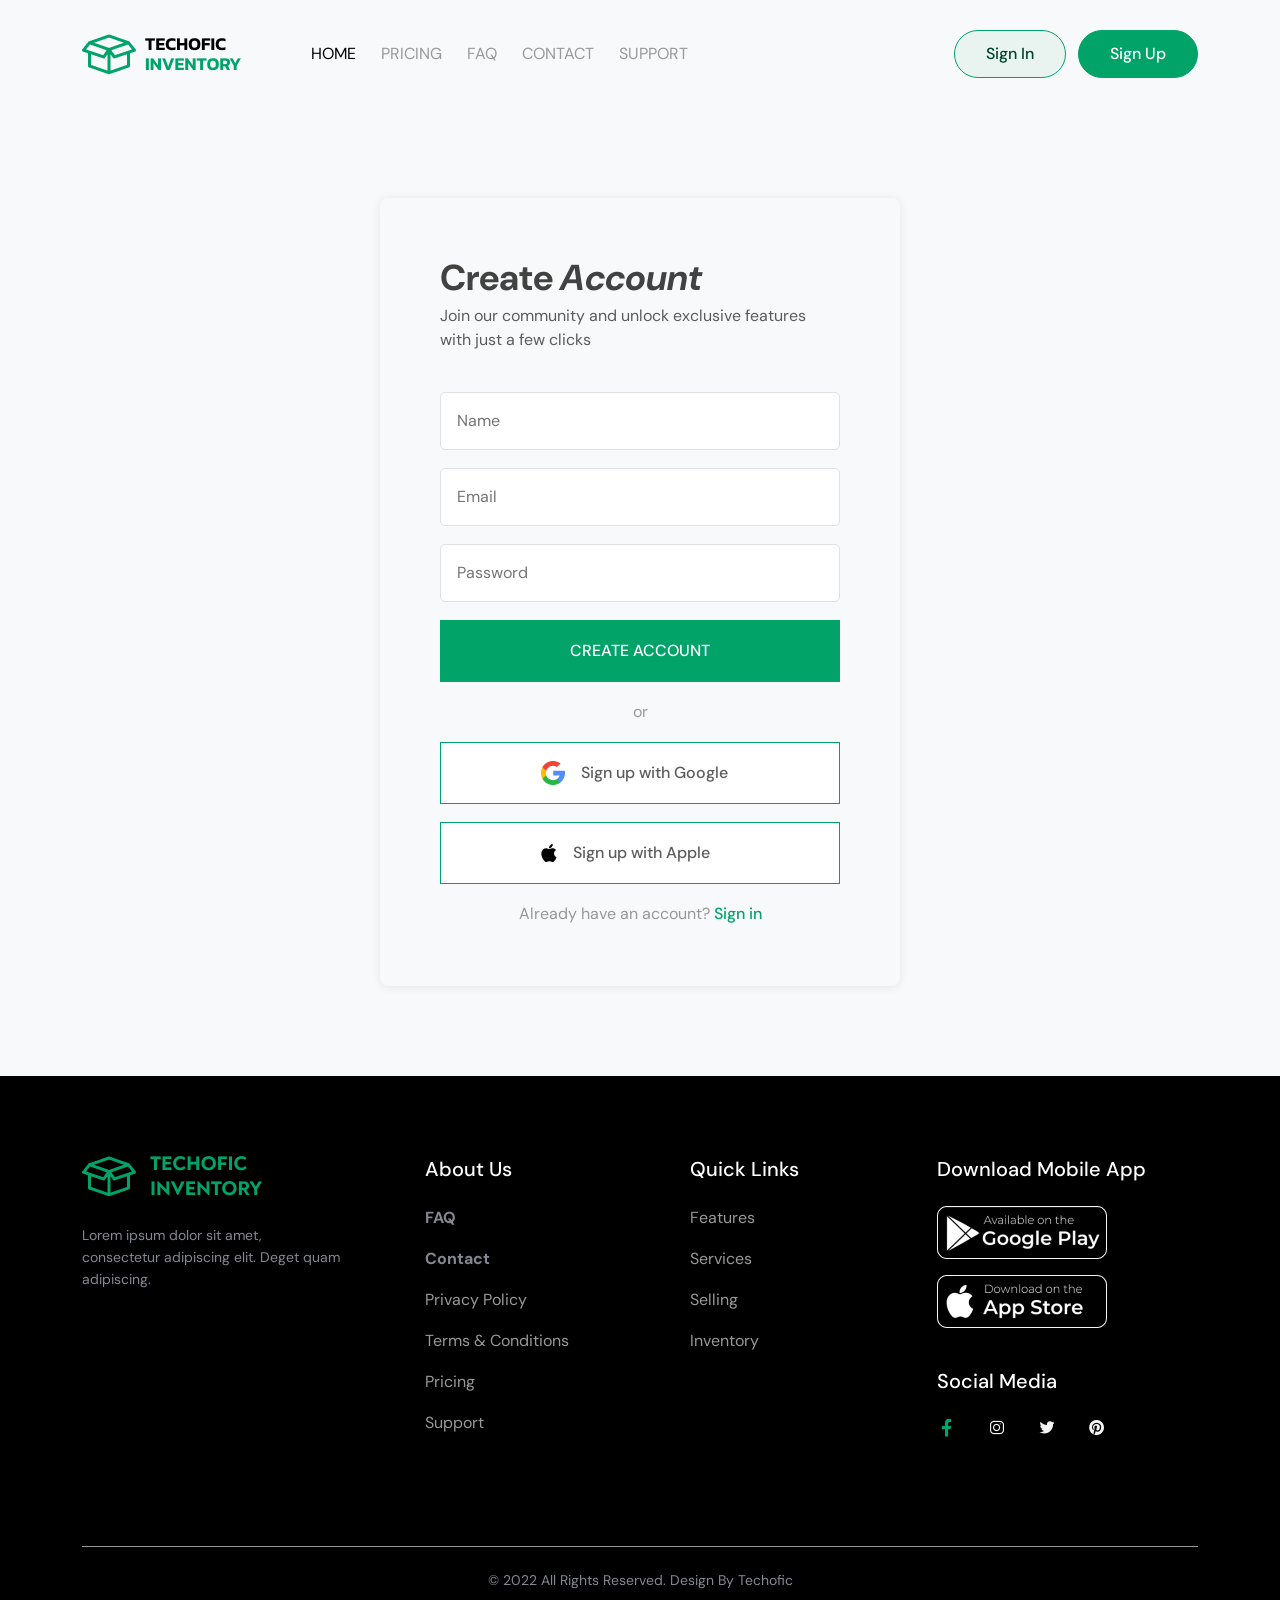
<file: signUp.html>
<!DOCTYPE html>
<html lang="en">

<head>
    <meta charset="UTF-8">
    <meta http-equiv="X-UA-Compatible" content="IE=edge">
    <meta name="viewport" content="width=device-width, initial-scale=1.0">
    <title>Techofic</title>

    <!--================= Link CSS Here =================-->
    <!-- Vendor CSS -->

    <link rel="preconnect" href="https://fonts.googleapis.com">
    <link rel="preconnect" href="https://fonts.gstatic.com" crossorigin>

    <!-- Font CSS -->
    <link href="https://fonts.googleapis.com/css2?family=DM+Sans:wght@400;500;700&display=swap" rel="stylesheet">

    <!-- Bootstrap CSS -->
    <link rel="stylesheet" href="./assets/css/vendor/bootstrap.min.css">

    <!-- Line Awesome Icon CSS -->
    <link rel="stylesheet" href="./assets/icon/css/line-awesome.min.css">

    <!-- Main CSS -->
    <link rel="stylesheet" href="./assets/css/style.css">

</head>

<body>

    <!-- Header -->

    <header>
        <nav class="navbar navbar-expand-lg navbar-light bg-light">
            <div class="container">
                <a class="navbar-brand" href="#">
                    <div class="image">
                        <img src="./assets/img/logo1.png" alt="">
                    </div>
                    <div class="text-image">
                        <img src="./assets/img/logo2.png" alt="">
                    </div>
                </a>
                <button class="offcanvas-btn d-lg-none" type="button" data-bs-toggle="offcanvas"
                    data-bs-target="#offcanvasRight" aria-controls="offcanvasRight"><i class="las la-bars"></i></button>
                <div class="collapse navbar-collapse" id="navbarSupportedContent">
                    <ul class="navbar-nav me-auto mb-2 mb-lg-0">
                        <li class="nav-item">
                            <a class="nav-link active" aria-current="page" href="home.html">HOME</a>
                        </li>
                        <li class="nav-item">
                            <a class="nav-link" href="pricing.html">PRICING</a>
                        </li>
                        <li class="nav-item">
                            <a class="nav-link" href="faq.html">FAQ</a>
                        </li>
                        <li class="nav-item">
                            <a class="nav-link" href="contact.html">CONTACT</a>
                        </li>
                        <li class="nav-item">
                            <a class="nav-link" href="">SUPPORT</a>
                        </li>
                    </ul>
                    <div class="d-flex nav-btn">
                        <a href="signIn.html"><button class="nav-btn--signIn btn-1">Sign In</button></a>
                        <a href="signUp.html"><button class="nav-btn--signUp btn-2">Sign Up</button></a>
                    </div>
                </div>
            </div>
        </nav>
    </header>

    <!-- Mobile Wrapper -->

    <div class="offcanvas offcanvas-end" tabindex="-1" id="offcanvasRight" aria-labelledby="offcanvasRightLabel">
        <div class="offcanvas-header">
            <button type="button" class="btn-close text-reset" data-bs-dismiss="offcanvas" aria-label="Close"></button>
        </div>
        <div class="offcanvas-body">
            <ul class="navbar-nav me-auto mb-2 mb-lg-0">
                <li class="nav-item">
                    <a class="nav-link active" aria-current="page" href="home.html">HOME</a>
                </li>
                <li class="nav-item">
                    <a class="nav-link" href="pricing.html">PRICING</a>
                </li>
                <li class="nav-item">
                    <a class="nav-link" href="faq.html">FAQ</a>
                </li>
                <li class="nav-item">
                    <a class="nav-link" href="contact.html">CONTACT</a>
                </li>
                <li class="nav-item">
                    <a class="nav-link" href="#">SUPPORT</a>
                </li>
            </ul>
        </div>
    </div>

    <!-- Sign Up -->

    <div class="signUp-section bg-light">
        <div class="container">
            <div class="signup-area">
                <div class="title">
                    Create <span>Account</span>
                </div>
                <p class="sub-title">
                    Join our community and unlock exclusive features with just a few clicks
                </p>

                <from>
                    <input type="text" placeholder="Name">
                    <input type="email" placeholder="Email">
                    <input type="password" placeholder="Password">
                    <button class="btn-2">CREATE ACCOUNT</button>
                    <span class="or">or</span>
                    <button class="btn-1">
                        <img src="./assets/img/google.png" alt="">
                        <span>Sign up with Google</span>
                    </button>
                    <button class="btn-1">
                        <img src="./assets/img/apple.png" alt="">
                        <span>Sign up with Apple</span>
                    </button>
                    <p class="bottom-text">Already have an account? <span><a href="signIn.html">Sign in</a></span></p>
                </from>
            </div>
        </div>
    </div>

    <!-- Footer -->

    <footer>
        <div class="footer-section bg-black">
            <div class="container">
                <div class="row">
                    <div class="col-lg-3 col-md-3 col-sm-6 mb-24">
                        <div class="footer-section--brand">
                            <div class="image">
                                <img src="./assets/img/logo1.png" alt="">
                            </div>
                            <div class="text-image">
                                <img src="./assets/img/bottom-logo.png" alt="">
                            </div>
                        </div>
                        <p>
                            Lorem ipsum dolor sit amet, consectetur adipiscing elit. Deget quam adipiscing.
                        </p>
                    </div>
                    <div class="col-lg-3 col-md-3 col-sm-6 mb-24 contact">
                        <div class="footer-section--contact">
                            <div class="footer-title">
                                About Us
                            </div>
                            <ul class="footer-links">
                                <li><a href="#">FAQ</a></li>
                                <li><a href="#">Contact</a></li>
                                <li><a href="#"></a>Privacy Policy</li>
                                <li><a href="#"></a>Terms & Conditions</li>
                                <li><a href="#"></a>Pricing</li>
                                <li><a href="#"></a>Support</li>
                            </ul>
                        </div>
                    </div>
                    <div class="col-lg-3 col-md-3 col-sm-6 mb-24 link">
                        <div class="footer-section--link">
                            <div class="footer-title">
                                Quick Links
                            </div>
                            <ul class="footer-links">
                                <li><a href="#"></a>Features</li>
                                <li><a href="#"></a>Services</li>
                                <li><a href="#"></a>Selling</li>
                                <li><a href="#"></a>Inventory</li>
                            </ul>
                        </div>
                    </div>
                    <div class="col-lg-3 col-md-3 col-sm-6 mb-24">
                        <div class="footer-section--social">
                            <div class="footer-title">
                                Download Mobile App
                            </div>
                            <div class="image">
                                <img src="./assets/img/footer-playstore.png" alt="">
                                <img src="./assets/img/footer-apple.png" alt="">
                            </div>
                            <div class="footer-title">
                                Social Media
                            </div>
                            <div class="social-links">
                                <a class="active" href="#">
                                    <i class="lab la-facebook-f"></i>
                                </a>
                                <a href="#">
                                    <i class="lab la-instagram"></i>
                                </a>
                                <a href="#">
                                    <i class="lab la-twitter"></i>
                                </a>
                                <a href="#">
                                    <i class="lab la-pinterest"></i>
                                </a>
                            </div>
                        </div>
                    </div>
                </div>

                <div class="footer-section--copyright">
                    <p>© 2022 All Rights Reserved. Design By Techofic</p>
                </div>
            </div>
        </div>
    </footer>

    <!--================= Link Script Here =================-->
    <!-- Vendor Script -->
    <script src="./assets/js/vendor/jquery-3.6.1.min.js"></script>
    <script src="./assets/js/vendor/bootstrap.bundle.min.js"></script>
    <script src="./assets/js/vendor/owl.carousel.min.js"></script>

    <!-- Main Script -->
    <script src="./assets/js/script.js"></script>
</body>

</html>
</file>
<file: assets/css/style.css>
.pt-30 {
  padding-top: 30px;
}

.pt-50 {
  padding-top: 50px;
}

.pt-60 {
  padding-top: 60px;
}

.pt-70 {
  padding-top: 70px;
}

.pt-100 {
  padding-top: 100px;
}

.pt-120 {
  padding-top: 120px;
}

.pb-30 {
  padding-bottom: 30px;
}

.pb-50 {
  padding-bottom: 50px;
}

.pb-70 {
  padding-bottom: 70px;
}

.pb-100 {
  padding-bottom: 100px;
}

.pb-120 {
  padding-bottom: 120px;
}

.pb-150 {
  padding-bottom: 150px;
}

.mt-100 {
  margin-top: 100px;
}

.mb-24 {
  margin-bottom: 24px;
}

.card-blue {
  background-color: #e0e3ed;
}

.card-pink {
  background-color: #fce5d8;
}

.card-ash {
  background-color: #e3e3e3;
}

.price-ash {
  background-color: #f4f4f4;
}

.price-white {
  background-color: #ffffff;
}

.price-border-2 {
  border: 1px solid #01A368;
}

.bg-black {
  background-color: #01110B;
}

.bg-white {
  background-color: #ffffff;
}

@media (max-width: 767px) {
  .pt-70 {
    padding-top: 50px;
  }
  .pt-100 {
    padding-top: 50px;
  }
  .pt-120 {
    padding-top: 60px;
  }
  .pb-100 {
    padding-bottom: 50px;
  }
  .pb-120 {
    padding-bottom: 60px;
  }
}
.btn-1 {
  padding: 11px 31px;
  border: 1px solid #01A368;
  background: rgba(1, 163, 104, 0.06);
  border-radius: 45px;
  color: #00432B;
  transition: all 0.5s ease;
  font-weight: 500;
}
.btn-1:hover {
  color: #ffffff;
  background-color: #01A368;
}

.btn-2 {
  padding: 11px 31px;
  border: 1px solid #01A368;
  background: #01A368;
  border-radius: 45px;
  color: #ffffff;
  transition: all 0.5s ease;
  font-weight: 500;
}
.btn-2:hover {
  color: #00432B;
  background: rgba(1, 163, 104, 0.06);
}

.product-card {
  padding: 60px 25px 45px 20px;
  border-radius: 5px;
}
.product-card--icon {
  margin-bottom: 22px;
}
.product-card--icon img {
  height: 50px;
  padding: 14px 13px;
  background-color: #ffffff;
  border-radius: 50%;
}
.product-card--title {
  font-size: 20px;
  font-weight: 500;
  line-height: 28px;
  color: #646464;
  margin-bottom: 8px;
  width: 234px;
}
.product-card--sub-title {
  font-size: 18px;
  font-weight: 400;
  line-height: 18px;
  color: #808080;
  width: 245px;
}

.item {
  padding: 0 40px;
}
.item .icon {
  margin-bottom: 24px;
  position: relative;
}
.item .icon img {
  height: 65px;
}
.item .icon.sell-icon-1::before {
  content: "";
  position: absolute;
  width: 80px;
  height: 80px;
  background-color: #01A368;
  border-radius: 50%;
  z-index: -1;
  top: -10px;
  left: 5px;
}
.item .icon.sell-icon-2::before {
  content: "";
  position: absolute;
  width: 80px;
  height: 80px;
  background-color: #01A368;
  border-radius: 50%;
  z-index: -1;
  top: 5px;
  left: 30px;
}
.item .icon.sell-icon-3::before {
  content: "";
  position: absolute;
  width: 80px;
  height: 80px;
  background-color: #01A368;
  border-radius: 50%;
  z-index: -1;
  top: 0px;
  left: 25px;
}
.item .icon.sell-icon-4::before {
  content: "";
  position: absolute;
  width: 80px;
  height: 80px;
  background-color: #01A368;
  border-radius: 50%;
  z-index: -1;
  top: -5px;
  left: 25px;
}
.item .title {
  font-size: 20px;
  line-height: 26px;
  color: #050505;
  margin-bottom: 5px;
}
.item .sub-title {
  font-size: 14px;
  line-height: 22px;
  color: #808080;
}

.price-card {
  padding: 40px;
  border: 1px solid #01A368;
  text-align: left;
  border-radius: 12px;
}
.price-card .icon {
  margin-bottom: 11px;
  display: flex;
  justify-content: space-between;
}
.price-card .title {
  font-size: 20px;
  font-weight: 500;
  line-height: 26px;
  margin-bottom: 4px;
  color: #000000;
}
.price-card p {
  font-size: 14px;
  line-height: 24px;
  margin-bottom: 8px;
  color: #808080;
}
.price-card .value {
  font-size: 39px;
  font-weight: 700;
  line-height: 53px;
  margin-bottom: 2px;
  color: #01A368;
}
.price-card .date {
  font-size: 14px;
  line-height: 18px;
  margin-bottom: 33px;
  padding-bottom: 33px;
  color: #646464;
  font-weight: 600;
  border-bottom: 1px solid #808080;
}
.price-card ul {
  margin-bottom: 40px;
}
.price-card ul li {
  color: #808080;
}
.price-card ul li i {
  margin-right: 11px;
  color: #01A368;
}
.price-card ul li.cross {
  text-decoration: line-through;
}
.price-card .price-btn {
  background-color: #f4f4f4;
}
.price-card .price-btn-2 {
  width: 100%;
}

@media (max-width: 991px) {
  .item .icon.sell-icon-1::before {
    top: -10px;
    left: 15px;
  }
  .item .icon.sell-icon-2::before {
    top: 0px;
    left: 35px;
  }
  .item .icon.sell-icon-3::before {
    top: 0px;
    left: 20px;
  }
  .item .icon.sell-icon-4::before {
    top: -5px;
    left: 37px;
  }
}
@media (max-width: 767px) {
  .product-card {
    padding: 35px 25px 35px 20px;
  }
  .product-card--icon {
    margin-bottom: 14px;
  }
  .product-card--icon img {
    height: 40px;
    padding: 7px 7px;
  }
  .product-card--title {
    font-size: 18px;
    line-height: 22px;
    margin-bottom: 5px;
    width: 100%;
  }
  .product-card--sub-title {
    font-size: 16px;
  }
  .item {
    width: 200px;
    margin: 0 0 20px 0;
    padding: 0;
  }
  .item .icon {
    margin-bottom: 18px;
  }
  .item .title {
    font-size: 18px;
    line-height: 20px;
  }
  .price-card {
    padding: 20px;
  }
  .price-card .title {
    font-size: 18px;
    line-height: 20px;
  }
  .price-card p {
    margin-bottom: 5px;
  }
  .price-card .value {
    font-size: 28px;
    line-height: 40px;
  }
  .price-card .date {
    line-height: 16px;
    margin-bottom: 15px;
    padding-bottom: 15px;
  }
  .price-card ul {
    margin-bottom: 20px;
  }
  .price-card ul li {
    font-size: 14px;
  }
  .price-card ul li i {
    margin-right: 5px;
  }
  .price-card .btn-1 {
    padding: 9px 31px;
    font-size: 14px;
  }
  .price-card .btn-2 {
    padding: 9px 31px;
    font-size: 14px;
  }
}
.navbar.navbar-expand-lg {
  padding: 30px 0;
}
.navbar.navbar-expand-lg .navbar-brand {
  padding: 0;
  margin: 0 70px 0 0;
  display: flex;
  align-items: baseline;
  gap: 9px;
}
.navbar.navbar-expand-lg .navbar-nav .nav-item .nav-link {
  padding: 0 25px 0 0;
  color: #999999;
  font-weight: 400;
  transition: all 0.5s ease;
}
.navbar.navbar-expand-lg .navbar-nav .nav-item .nav-link.active {
  color: #000000;
}
.navbar.navbar-expand-lg .navbar-nav .nav-item:hover .nav-link {
  color: #000000;
}
.navbar.navbar-expand-lg .navbar-nav .nav-item:last-child {
  padding: 0;
}
.navbar.navbar-expand-lg .nav-btn {
  gap: 12px;
}

.offcanvas {
  padding: 20px;
}
.offcanvas-btn {
  border: none;
  background: transparent;
  font-size: 30px;
}
.offcanvas-header {
  padding: 0 30px;
  margin: 30px 0;
  color: #000000;
}
.offcanvas-header .btn-close {
  border: 1px solid #000000;
  border-radius: 50%;
}
.offcanvas-body {
  padding: 0 30px;
  color: #000000;
}

.footer-section {
  padding-top: 80px;
}
.footer-section .contact {
  padding-left: 70px;
}
.footer-section .link {
  padding-left: 50px;
}
.footer-section--brand {
  display: flex;
  gap: 14px;
  margin-bottom: 27px;
}
.footer-section p {
  font-size: 14px;
  line-height: 22px;
}
.footer-section--social .image {
  display: flex;
  gap: 16px;
  flex-direction: column;
  margin-bottom: 40px;
}
.footer-section--social .image img {
  width: 170px;
}
.footer-section--social .social-links a i {
  color: #f4f4f4;
  font-size: 20px;
  transition: all 0.5s ease;
}
.footer-section--social .social-links a:not(:last-child) {
  margin-right: 26px;
}
.footer-section--social .social-links a.active i {
  color: #01A368;
}
.footer-section--social .social-links a:hover i {
  color: #01A368;
}
.footer-section--copyright {
  border-top: 1px solid #999999;
  padding: 22px 0;
  margin-top: 80px;
  text-align: center;
}

.footer-title {
  font-weight: 500;
  font-size: 20px;
  line-height: 26px;
  color: #ffffff;
  margin-bottom: 24px;
}

.footer-links li {
  transition: all 0.5s ease;
}
.footer-links li a {
  font-weight: 700;
  font-size: 16px;
  line-height: 21px;
}
.footer-links li:hover {
  color: #ffffff;
}
.footer-links li:not(:last-child) {
  margin-bottom: 17px;
}

@media (max-width: 991px) {
  .footer-section .contact {
    padding-left: 40px;
  }
  .footer-section .link {
    padding-left: 30px;
  }
  .footer-section--social .social-links a:not(:last-child) {
    margin-right: 12px;
  }
}
@media (max-width: 767px) {
  .footer-section {
    padding-top: 40px;
  }
  .footer-section--brand {
    margin-bottom: 20px;
  }
  .footer-section--social .image {
    margin-bottom: 20px;
  }
  .footer-section--social .image img {
    width: 140px;
  }
  .footer-section--social .social-links a:not(:last-child) {
    margin-right: 5px;
  }
  .footer-section--social .social-links a i {
    font-size: 15px;
  }
  .footer-section--copyright {
    margin-top: 20px;
  }
  .footer-section .footer-links li:not(:last-child) {
    margin-bottom: 6px;
  }
  .footer-title {
    font-size: 18px;
    line-height: 16px;
    margin-bottom: 16px;
  }
}
@media (max-width: 576px) {
  .footer-section {
    text-align: center;
  }
  .footer-section--brand {
    align-items: center;
    justify-content: center;
  }
  .footer-section--social .image {
    flex-direction: row;
    justify-content: center;
  }
}
.section-header .sub-title {
  color: #01A368;
  font-size: 18px;
  line-height: 28px;
  font-weight: 500;
  letter-spacing: 3px;
}
.section-header .title {
  color: #424242;
  font-size: 40px;
  font-weight: 700;
  line-height: 50px;
}
.section-header .title span {
  font-style: italic;
}

@media (max-width: 767px) {
  .section-header {
    margin-bottom: 18px;
  }
  .section-header .sub-title {
    font-size: 16px;
    letter-spacing: 2px;
  }
  .section-header .title {
    font-size: 32px;
    line-height: 40px;
  }
  .section-header p {
    font-size: 16px;
    line-height: 24px;
    margin-bottom: 20px;
  }
}
p {
  margin-bottom: 0;
  color: #858792;
}

p:last-child {
  margin-bottom: 0;
}

ul {
  margin-bottom: 0;
  padding-left: 0;
}
ul li {
  list-style: none;
}

figure {
  margin-bottom: 0;
}

img {
  max-width: 100%;
}

li {
  list-style-type: none;
}

a {
  text-decoration: none;
  color: #858792;
}

/*****************************
    Add All Typography Here
*****************************/
html {
  font-size: 1rem;
}

body {
  font-size: 1em;
  font-family: "DM Sans";
}

/*************** Home CSS ***************/
.hero-section--area {
  display: flex;
}
.hero-section--area---content {
  width: 50%;
}
.hero-section--area---content .sub-title {
  font-weight: 500;
  font-size: 18px;
  line-height: 28px;
  color: #01A368;
  margin-bottom: 24px;
}
.hero-section--area---content .title {
  font-size: 60px;
  font-weight: 700;
  line-height: 64px;
  color: #00432B;
  margin-bottom: 20px;
}
.hero-section--area---content .title span {
  color: #01A368;
  font-style: italic;
}
.hero-section--area---content p {
  margin-bottom: 25px;
  color: #0A3C23;
  line-height: 25px;
  font-weight: 400;
  font-size: 18px;
}
.hero-section--area---content .hero-btn {
  padding: 15px 25px;
}
.hero-section--area---image {
  width: 50%;
  display: flex;
}
.hero-section--area---image .hero-image-left {
  transform: translateX(78px);
}
.hero-section--area---image .hero-image-left img {
  height: 100%;
  -o-object-fit: fill;
     object-fit: fill;
  width: 720px;
}
.hero-section--area---image .hero-image-right img {
  height: 100%;
  -o-object-fit: cover;
     object-fit: cover;
  width: 600px;
}

.service-section {
  position: relative;
  text-align: center;
}
.service-section .section-header {
  margin-bottom: 25px;
}
.service-section p {
  font-size: 18px;
  line-height: 28px;
  color: #5B5B5B;
  margin-bottom: 25px;
}
.service-section .service-btn {
  padding: 17px 24px;
  margin-bottom: 70px;
}
.service-section .image {
  position: absolute;
  top: 360px;
  right: 277px;
  z-index: -1;
}

.sale-section--area .with-header .section-header p {
  margin-top: 16px;
  color: #666666;
  width: 450px;
  font-size: 18px;
  line-height: 26px;
}

.sell-section {
  text-align: center;
  position: relative;
  overflow: hidden;
}
.sell-section .image {
  position: absolute;
  top: 0;
  right: -150px;
  z-index: -1;
}
.sell-section .section-header {
  margin-bottom: 45px;
}
.sell-section--area {
  display: flex;
  margin-bottom: 36px;
}
.sell-section--area---left {
  display: flex;
}
.sell-section--area---right {
  display: flex;
}

.price-section {
  text-align: center;
  position: relative;
}
.price-section .image {
  position: absolute;
  top: -47px;
  right: 460px;
  z-index: -1;
}
.price-section .section-header {
  margin-bottom: 45px;
}
.price-section .image-bottom {
  position: absolute;
  right: -50px;
  bottom: -180px;
  z-index: -1;
}

.contact-section {
  text-align: center;
}
.contact-section .section-header {
  margin-bottom: 45px;
}
.contact-section .contact-area {
  display: flex;
  gap: 96px;
}
.contact-section .contact-area--info {
  width: 50%;
  padding: 40px;
  background-color: #01110B;
  border-radius: 10px;
  text-align: left;
}
.contact-section .contact-area--info .title {
  font-weight: 700;
  font-size: 28px;
  line-height: 36px;
  color: #ffffff;
  margin-bottom: 15px;
}
.contact-section .contact-area--info p {
  font-weight: 400;
  font-size: 16px;
  line-height: 26px;
  margin-bottom: 70px;
}
.contact-section .contact-area--info .info-list {
  color: #ffffff;
  margin-bottom: 94px;
  display: flex;
}
.contact-section .contact-area--info .info-list li i {
  margin-right: 28px;
}
.contact-section .contact-area--info .info-list li:not(:last-child) {
  margin-bottom: 40px;
}
.contact-section .contact-area--info .info-social {
  display: flex;
  gap: 24px;
}
.contact-section .contact-area--info .info-social i {
  color: #ffffff;
  padding: 9px;
  background-color: #1B1B1B;
  border-radius: 50%;
}
.contact-section .contact-area--info .info-social i:nth-child(2) {
  background-color: #ffffff;
}
.contact-section .contact-area--info .info-img {
  position: relative;
}
.contact-section .contact-area--info .info-img-1 {
  position: absolute;
  right: 0;
  bottom: 0;
}
.contact-section .contact-area--info .info-img-2 {
  position: absolute;
  right: -41px;
  bottom: -40px;
}
.contact-section .contact-area--form {
  width: 50%;
}
.contact-section .contact-area--form form {
  display: flex;
  gap: 20px;
  flex-direction: column;
  position: relative;
}
.contact-section .contact-area--form form input {
  border: 1px solid #E0E0E0;
  border-radius: 5px;
  padding: 13px;
  width: 100%;
}
.contact-section .contact-area--form form textarea {
  border: 1px solid #E0E0E0;
  border-radius: 5px;
  padding: 13px;
  width: 100%;
  height: 184px;
}
.contact-section .contact-area--form form button {
  border-radius: 0;
}
.contact-section .contact-area--form form img {
  position: absolute;
  bottom: -150px;
  right: 270px;
}

@media (max-width: 1200px) {
  .contact-section .contact-area {
    gap: 40px;
  }
}
@media (max-width: 991px) {
  .hero-section--area---content {
    width: 100%;
  }
  .hero-section--area---content .title {
    width: 630px;
  }
  .hero-section--area---image {
    display: none;
  }
  .service-section--image .image-bg {
    right: 20px;
    transform: translateY(-460px);
  }
  .sale-section--area .with-header .section-header p {
    margin-bottom: 24px;
  }
  .price-section .image {
    right: 180px;
  }
  .price-section .image-bottom {
    display: none;
  }
  .contact-section .contact-area {
    flex-direction: column;
  }
  .contact-section .contact-area--info {
    width: 100%;
  }
  .contact-section .contact-area--form {
    width: 100%;
  }
}
@media (max-width: 767px) {
  .hero-section--area---content .sub-title {
    font-size: 16px;
    margin-bottom: 20px;
  }
  .hero-section--area---content .title {
    width: 405px;
    font-size: 40px;
    line-height: 48px;
    margin-bottom: 15px;
  }
  .hero-section--area---content p {
    margin-bottom: 20px;
    line-height: 22px;
    font-size: 16px;
  }
  .hero-section--area---content .hero-btn {
    padding: 15px 20px;
  }
  .service-section .service-btn {
    margin-bottom: 50px;
  }
  .service-section .image {
    top: 340px;
    right: 50px;
  }
  .sale-section--area .with-header .section-header p {
    margin-top: 14px;
    width: 100%;
    font-size: 16px;
    line-height: 22px;
  }
  .sell-section .image {
    right: -245px;
  }
  .sell-section--area {
    flex-direction: column;
    margin-bottom: 25px;
  }
  .sell-section--area---left {
    justify-content: space-between;
  }
  .contact-section .contact-area {
    gap: 25px;
  }
  .contact-section .contact-area--info {
    padding: 40px;
  }
  .contact-section .contact-area--info .title {
    font-size: 24px;
    line-height: 20px;
  }
  .contact-section .contact-area--info p {
    line-height: 20px;
    margin-bottom: 40px;
  }
  .contact-section .contact-area--info .info-list {
    margin-bottom: 40px;
  }
  .contact-section .contact-area--info .info-list li i {
    margin-right: 20px;
  }
  .contact-section .contact-area--info .info-list li:not(:last-child) {
    margin-bottom: 15px;
  }
  .contact-section .contact-area--info .info-social {
    gap: 18px;
  }
  .contact-section .contact-area--info .info-social i {
    padding: 7px;
  }
  .contact-section .contact-area--form form {
    gap: 15px;
  }
  .contact-section .contact-area--form form textarea {
    height: 100px;
  }
  .contact-section .contact-area--form form img {
    display: none;
  }
}
@media (max-width: 440px) {
  .hero-section--area---content .title {
    width: 100%;
  }
  .contact-section .contact-area {
    gap: 20px;
  }
  .contact-section .contact-area--info {
    padding: 20px;
  }
  .contact-section .contact-area--info .title {
    font-size: 20px;
  }
  .contact-section .contact-area--info p {
    font-size: 14px;
    margin-bottom: 20px;
  }
  .contact-section .contact-area--info .info-list {
    margin-bottom: 20px;
  }
  .contact-section .contact-area--info .info-list li i {
    margin-right: 10px;
  }
  .contact-section .contact-area--info .info-list li:not(:last-child) {
    margin-bottom: 10px;
  }
  .contact-section .contact-area--info .info-social {
    gap: 15px;
  }
  .contact-section .contact-area--info .info-img {
    display: none;
  }
}
.faq-section .section-header {
  text-align: center;
  margin-bottom: 45px;
}
.faq-section--area {
  padding: 0 170px;
}
.faq-section--area .text-box {
  padding: 46px 38px;
  border: 2px solid #01A368;
  box-shadow: 0px 6px 16px rgba(125, 203, 173, 0.1);
  border-radius: 10px;
  margin-bottom: 28px;
}
.faq-section--area .text-box .title {
  font-weight: 500;
  font-size: 22px;
  line-height: 28px;
  color: #000000;
  margin-bottom: 18px;
}
.faq-section--area .que-list li {
  padding: 26px 38px;
  box-shadow: 0px 1px 8px rgba(50, 50, 50, 0.1);
  font-size: 20px;
  line-height: 28px;
  color: #424242;
  display: flex;
  justify-content: space-between;
  align-items: center;
}
.faq-section--area .que-list li:not(:last-child) {
  margin-bottom: 24px;
}
.faq-section--area .que-list li i {
  color: #01A368;
  padding: 15px;
  box-shadow: 0px 5px 16px rgba(8, 15, 52, 0.06);
  border-radius: 50%;
}
.faq-section--area .img {
  position: relative;
}
.faq-section--area .img .img1 {
  position: absolute;
  top: -700px;
  left: -200px;
}
.faq-section--area .img .img2 {
  position: absolute;
  top: -570px;
  left: -335px;
}
.faq-section--area .img .img3 {
  position: absolute;
  bottom: 600px;
  right: -330px;
}

@media (max-width: 1200px) {
  .faq-section--area {
    padding: 0 80px;
  }
  .img {
    display: none;
  }
}
@media (max-width: 991px) {
  .faq-section--area {
    padding: 0;
  }
}
@media (max-width: 767px) {
  .faq-section--area .text-box {
    padding: 25px 15px;
    margin-bottom: 20px;
  }
  .faq-section--area .text-box .title {
    font-size: 18px;
    line-height: 18px;
    margin-bottom: 15px;
  }
  .faq-section--area .text-box p {
    font-size: 14px;
  }
  .faq-section--area .que-list li {
    padding: 18px 18px;
    font-size: 16px;
    line-height: 20px;
  }
  .faq-section--area .que-list li:not(:last-child) {
    margin-bottom: 24px;
  }
  .faq-section--area .que-list li i {
    padding: 8px;
  }
}
.signUp-section {
  padding: 90px 0;
}
.signUp-section .signup-area {
  width: 520px;
  padding: 60px;
  margin-left: auto;
  margin-right: auto;
  box-shadow: 0px 1px 8px rgba(50, 50, 50, 0.1);
  border-radius: 8px;
}
.signUp-section .signup-area .title {
  font-weight: 700;
  font-size: 36px;
  line-height: 40px;
  color: #424242;
  margin-bottom: 6px;
}
.signUp-section .signup-area .title span {
  font-style: italic;
}
.signUp-section .signup-area .sub-title {
  margin-bottom: 40px;
  color: #5B5B5B;
}
.signUp-section .signup-area input {
  padding: 16px;
  border: 1px solid #E0E0E0;
  border-radius: 5px;
  width: 100%;
  margin-bottom: 18px;
}
.signUp-section .signup-area .btn-2 {
  border-radius: 0;
  width: 100%;
  margin-bottom: 18px;
  padding: 18px 122px;
}
.signUp-section .signup-area .btn-2:hover {
  background-color: #ffffff;
}
.signUp-section .signup-area .btn-1 {
  border-radius: 0;
  width: 100%;
  margin-bottom: 18px;
  padding: 18px 100px;
  display: flex;
  gap: 16px;
  align-items: center;
  color: #5C5C5C;
  background-color: #ffffff;
}
.signUp-section .signup-area .btn-1:hover {
  background-color: #01A368;
}
.signUp-section .signup-area .or {
  text-align: center;
  margin-bottom: 18px;
  display: block;
}
.signUp-section .signup-area .bottom-text {
  margin-top: 8px;
  text-align: center;
  color: #979797;
}
.signUp-section .signup-area .bottom-text span a {
  color: #01A368;
  font-weight: 500;
}

@media (max-width: 767px) {
  .signUp-section {
    padding: 60px 0;
  }
  .signUp-section .signup-area {
    width: 450px;
    padding: 40px;
  }
  .signUp-section .signup-area .title {
    font-size: 28px;
    line-height: 25px;
    margin-bottom: 10px;
  }
  .signUp-section .signup-area .sub-title {
    margin-bottom: 25px;
  }
  .signUp-section .signup-area input {
    padding: 12px;
    margin-bottom: 15px;
  }
  .signUp-section .signup-area .btn-2 {
    margin-bottom: 15px;
    padding: 12px;
    font-size: 14px;
  }
  .signUp-section .signup-area .btn-1 {
    padding: 12px 96px;
    font-size: 14px;
    margin-bottom: 15px;
  }
  .signUp-section .signup-area .or {
    text-align: center;
    margin-bottom: 18px;
    display: block;
  }
  .signUp-section .signup-area .bottom-text {
    margin-top: 8px;
    text-align: center;
    color: #979797;
  }
  .signUp-section .signup-area .bottom-text span a {
    color: #01A368;
    font-weight: 500;
  }
}
@media (max-width: 480px) {
  .signUp-section .signup-area {
    width: 100%;
  }
}
.payment-section .payment-area {
  display: flex;
  gap: 150px;
}
.payment-section .payment-area--form {
  width: 60%;
}
.payment-section .payment-area--form .title {
  margin-bottom: 45px;
  color: #424242;
  font-weight: 500;
  font-size: 36px;
  line-height: 24px;
}
.payment-section .payment-area--form .title span {
  font-style: italic;
}
.payment-section .payment-area--form form label {
  font-weight: 700;
  font-size: 14px;
  line-height: 22px;
  color: #697386;
  margin-bottom: 8px;
  width: 100%;
}
.payment-section .payment-area--form form input {
  padding: 9px 16px;
  border: 1px solid rgba(60, 66, 87, 0.12);
}
.payment-section .payment-area--form form .form-country input {
  border-radius: 8px 8px 0px 0px;
  width: 100%;
}
.payment-section .payment-area--form form .form-date {
  display: flex;
  margin-bottom: 20px;
}
.payment-section .payment-area--form form .form-date input {
  width: 50%;
  border-top: 0;
}
.payment-section .payment-area--form form .form-date input.date {
  border-radius: 0px 0px 0px 8px;
}
.payment-section .payment-area--form form .form-date input.cvc {
  border-radius: 0px 0px 8px 0px;
}
.payment-section .payment-area--form form select {
  width: 100%;
  padding: 9px 16px;
  color: #424242;
  border: 1px solid #EAECF0;
  border-radius: 8px 8px 0px 0px;
}
.payment-section .payment-area--form form .zip {
  margin-bottom: 16px;
}
.payment-section .payment-area--form form .zip input {
  width: 100%;
  padding: 9px 16px;
  border: 1px solid #EAECF0;
  border-radius: 0px 0px 8px 8px;
}
.payment-section .payment-area--form button {
  width: 100%;
  border-radius: 0;
  padding: 16px;
}
.payment-section .payment-area--summary {
  width: 40%;
  box-shadow: 0px 1px 8px rgba(50, 50, 50, 0.1);
  border-radius: 5px;
  padding: 32px;
}
.payment-section .payment-area--summary .title {
  font-weight: 500;
  font-size: 24px;
  line-height: 32px;
  color: #424242;
  margin-bottom: 32px;
}
.payment-section .payment-area--summary .title span {
  font-style: italic;
}
.payment-section .payment-area--summary---display {
  display: flex;
  justify-content: space-between;
  border-bottom: 1px solid #D1D1D8;
  margin-bottom: 24px;
}
.payment-section .payment-area--summary---display ul li {
  margin-bottom: 24px;
  color: #424242;
}
.payment-section .payment-area--summary---display ul li.blue {
  color: #3AA39F;
}
.payment-section .payment-area--summary---total {
  display: flex;
  justify-content: space-between;
}
.payment-section .payment-area--summary---total ul li {
  margin-bottom: 24px;
  color: #424242;
}
.payment-section .payment-area--summary---total ul li.head {
  font-weight: 700;
  font-size: 24px;
  line-height: 20px;
  color: #424242;
  text-align: right;
}
.payment-section .payment-area--summary input {
  border: 1px solid #D1D1D8;
  border-radius: 5px;
  padding: 16px;
  width: 100%;
}

@media (max-width: 1200px) {
  .payment-section .payment-area {
    gap: 50px;
  }
}
@media (max-width: 991px) {
  .payment-section .payment-area {
    gap: 50px;
    flex-direction: column;
  }
  .payment-section .payment-area--form {
    width: 100%;
  }
  .payment-section .payment-area--summary {
    width: 100%;
  }
}
@media (max-width: 767px) {
  .payment-section .payment-area--form .title {
    margin-bottom: 20px;
    font-size: 24px;
    line-height: 15px;
  }
  .payment-section .payment-area--form button {
    padding: 12px;
    font-size: 14px;
  }
  .payment-section .payment-area--form form .form-date {
    margin-bottom: 10px;
  }
  .payment-section .payment-area--summary {
    padding: 25px;
  }
  .payment-section .payment-area--summary .title {
    font-size: 18px;
    line-height: 15px;
    margin-bottom: 15px;
  }
  .payment-section .payment-area--summary---display ul li {
    margin-bottom: 12px;
  }
  .payment-section .payment-area--summary---total ul li {
    margin-bottom: 12px;
  }
  .payment-section .payment-area--summary---total ul li.head {
    font-size: 16px;
  }
  .payment-section .payment-area--summary input {
    padding: 10px 12px;
  }
}
.success-section .success-icon {
  background-color: #35383e;
  border-radius: 50%;
  width: 48px;
  height: 48px;
  margin-left: auto;
  margin-right: auto;
  transform: translate(0, 25px);
}
.success-section .success-icon i {
  border-radius: 50%;
  width: 24px;
  height: 24px;
  transform: translate(12px, 12px);
  padding: 5px;
  background-color: #41D195;
  color: #000000;
}
.success-section .success-area {
  width: 570px;
  padding: 80px 25px;
  margin-left: auto;
  margin-right: auto;
  background-color: #25282E;
  border-radius: 33.3078px 33.3078px 0px 0px;
}
.success-section .success-area .title {
  font-weight: 600;
  font-size: 33px;
  line-height: 47px;
  text-align: center;
  color: #ffffff;
  margin-bottom: 10px;
}
.success-section .success-area .sub-title {
  font-size: 24px;
  line-height: 37px;
  text-align: center;
  color: rgba(255, 255, 255, 0.72);
  padding-bottom: 40px;
  margin-bottom: 40px;
  border-bottom: 1.66539px solid rgba(255, 255, 255, 0.16);
}
.success-section .success-area .order-info {
  display: flex;
  justify-content: space-between;
  color: #ffffff;
  margin-bottom: 40px;
}
.success-section .success-area .order-info li {
  margin-bottom: 10px;
}
.success-section .success-area .order-info--details {
  text-align: right;
}
.success-section .success-area .scs-btn {
  width: 310px;
  margin-left: auto;
  margin-right: auto;
  padding: 13px 40px;
  display: flex;
  background: transparent;
  border: 0;
  outline: none;
  font-size: 23.3155px;
  line-height: 40px;
  text-align: center;
  color: rgba(255, 255, 255, 0.72);
  display: flex;
  gap: 20px;
  align-items: center;
  justify-content: center;
}
.success-section .success-area .scs-btn i {
  font-size: 30px;
}
.success-section .success-bottom {
  display: flex;
  gap: 13px;
  justify-content: center;
  transform: translate(0px, -12px);
}
.success-section .success-bottom span {
  width: 30px;
  height: 22px;
  display: block;
  background: #ffffff;
  border-radius: 50%;
}

@media (max-width: 991px) {
  .success-section .success-bottom {
    transform: translate(0px, -8px);
  }
  .success-section .success-bottom span {
    width: 25px;
    height: 17px;
  }
}
@media (max-width: 767px) {
  .success-section .success-area {
    width: 500px;
    padding: 50px 25px;
  }
  .success-section .success-area .title {
    font-size: 26px;
    line-height: 15px;
  }
  .success-section .success-area .sub-title {
    font-size: 18px;
    line-height: 28px;
    padding-bottom: 20px;
    margin-bottom: 20px;
  }
  .success-section .success-area .order-info {
    margin-bottom: 20px;
  }
  .success-section .success-area .order-info li {
    margin-bottom: 5px;
  }
  .success-section .success-area .scs-btn {
    padding: 8px 72px;
    font-size: 18px;
    line-height: 20px;
    gap: 8px;
  }
  .success-section .success-area .scs-btn i {
    font-size: 22px;
  }
}
@media (max-width: 575px) {
  .success-section .success-area {
    width: 100%;
  }
  .success-section .success-area .scs-btn {
    width: 100%;
    padding: 0px;
    font-size: 16px;
  }
  .success-section .success-bottom {
    transform: translate(0px, -6px);
  }
  .success-section .success-bottom span {
    width: 20px;
    height: 12px;
  }
}
.tab-header {
  display: flex;
  align-items: center;
  margin-bottom: 20px;
  border-bottom: 3px solid #EAEAEA;
  gap: 20px;
}

.tab-header li {
  cursor: pointer;
  display: flex;
  align-items: center;
  font-size: 18px;
  color: #919191;
  transition: all 0.5s ease;
}
.tab-header li:first-child {
  padding-left: 0;
}

.tab-header li i {
  margin-right: 10px;
}

.tab-header li.active {
  color: #424242;
  border-bottom: 3px solid #01A368;
  transition: all 0.5s ease-in-out;
}

.dashboard-about,
.dashboard-profile {
  display: none;
}

.dashboard-about.active,
.dashboard-profile.active {
  display: block;
}

.dashboard-section .dashboard-main {
  display: flex;
  gap: 70px;
}
.dashboard-section .dashboard-img {
  width: 40%;
}
.dashboard-section .dashboard-img img {
  height: 100%;
  -o-object-fit: cover;
     object-fit: cover;
}
.dashboard-section .dashboard-area {
  width: 60%;
}
.dashboard-section .dashboard-area .title {
  font-weight: 500;
  font-size: 36px;
  line-height: 40px;
  color: #424242;
  margin-bottom: 18px;
}
.dashboard-section .dashboard-area .title span {
  font-style: italic;
}
.dashboard-section .dashboard-area .ratings span {
  font-size: 14px;
  line-height: 22px;
  color: rgba(66, 66, 66, 0.7);
  margin-bottom: 6px;
}
.dashboard-section .dashboard-area .ratings .icon {
  display: flex;
  gap: 10px;
  align-items: baseline;
  margin-bottom: 50px;
}
.dashboard-section .dashboard-area .ratings .icon i {
  color: #01A368;
}
.dashboard-section .dashboard-area .ratings .icon h5 {
  font-weight: 700;
  font-size: 24px;
  line-height: 34px;
  color: rgba(66, 66, 66, 0.7);
}
.dashboard-section .dashboard-about h6 {
  font-weight: 500;
  font-size: 18px;
  line-height: 26px;
  color: rgba(66, 66, 66, 0.7);
  margin-bottom: 18px;
}
.dashboard-section .dashboard-about--info {
  display: flex;
  gap: 60px;
}
.dashboard-section .dashboard-about--info li {
  font-size: 18px;
  line-height: 26px;
  color: #424242;
  margin-bottom: 18px;
  font-weight: 400;
}
.dashboard-section .dashboard-about--info li.green {
  color: #01A368;
}
.dashboard-section .dashboard-about--info .main li {
  font-weight: 500;
}
.dashboard-section .dashboard-profile form input {
  width: 100%;
  padding: 13px 20px;
  margin-bottom: 18px;
  border: 1px solid #E0E0E0;
  border-radius: 5px;
}
.dashboard-section .dashboard-profile form button {
  padding: 18px 60px;
  border-radius: 5px;
}
.dashboard-section .dashboard-profile form .radio {
  display: flex;
  gap: 18px;
}
.dashboard-section .dashboard-profile form .radio-btn {
  width: 50%;
  padding: 18px;
  margin-bottom: 18px;
  border: 1px solid #E0E0E0;
  border-radius: 5px;
  display: flex;
  align-items: center;
  justify-content: center;
}
.dashboard-section .dashboard-profile form .radio-btn input {
  width: 15px;
  height: 15px;
  padding: 0;
  margin-bottom: 0;
  border: none;
  border-radius: 0;
  margin-right: 8px;
}
.dashboard-section .dashboard-profile form .radio-btn label {
  font-size: 14px;
  line-height: 22px;
  color: #656565;
}

@media (max-width: 1200px) {
  .dashboard-section .dashboard-main {
    gap: 40px;
  }
  .dashboard-section .dashboard-img {
    width: 50%;
  }
  .dashboard-section .dashboard-area {
    width: 50%;
  }
}
@media (max-width: 767px) {
  .tab-header {
    margin-bottom: 15px;
  }
  .tab-header li {
    font-size: 16px;
  }
  .dashboard-section .dashboard-main {
    flex-direction: column;
    gap: 40px;
  }
  .dashboard-section .dashboard-img {
    width: 100%;
  }
  .dashboard-section .dashboard-img img {
    width: 100%;
    height: 450px;
    -o-object-fit: none;
       object-fit: none;
  }
  .dashboard-section .dashboard-area {
    width: 100%;
  }
  .dashboard-section .dashboard-area .title {
    font-size: 26px;
    line-height: 20px;
    margin-bottom: 10px;
  }
  .dashboard-section .dashboard-area .ratings .icon {
    margin-bottom: 20px;
  }
  .dashboard-section .dashboard-area .ratings .icon h5 {
    font-size: 18px;
  }
  .dashboard-section .dashboard-about h6 {
    font-size: 16px;
    line-height: 18px;
    margin-bottom: 10px;
  }
  .dashboard-section .dashboard-about--info li {
    font-size: 16px;
    line-height: 18px;
    margin-bottom: 10px;
  }
  .dashboard-section .dashboard-profile form input {
    padding: 11px 15px;
    margin-bottom: 12px;
  }
  .dashboard-section .dashboard-profile form .radio-btn {
    padding: 12px;
    margin-bottom: 12px;
  }
  .dashboard-section .dashboard-profile form button {
    padding: 12px 30px;
    font-size: 14px;
  }
}
body {
  color: #999999;
}/*# sourceMappingURL=style.css.map */
</file>
<file: assets/icon/css/line-awesome.min.css>
.la,.lab,.lad,.lal,.lar,.las{-moz-osx-font-smoothing:grayscale;-webkit-font-smoothing:antialiased;display:inline-block;font-style:normal;font-variant:normal;text-rendering:auto;line-height:1}.la-lg{font-size:1.33333em;line-height:.75em;vertical-align:-.0667em}.la-xs{font-size:.75em}.la-sm{font-size:.875em}.la-1x{font-size:1em}.la-2x{font-size:2em}.la-3x{font-size:3em}.la-4x{font-size:4em}.la-5x{font-size:5em}.la-6x{font-size:6em}.la-7x{font-size:7em}.la-8x{font-size:8em}.la-9x{font-size:9em}.la-10x{font-size:10em}.la-fw{text-align:center;width:1.25em}.la-ul{list-style-type:none;margin-left:2.5em;padding-left:0}.la-ul>li{position:relative}.la-li{left:-2em;position:absolute;text-align:center;width:2em;line-height:inherit}.la-border{border:solid .08em #eee;border-radius:.1em;padding:.2em .25em .15em}.la-pull-left{float:left}.la-pull-right{float:right}.la.la-pull-left,.lab.la-pull-left,.lal.la-pull-left,.lar.la-pull-left,.las.la-pull-left{margin-right:.3em}.la.la-pull-right,.lab.la-pull-right,.lal.la-pull-right,.lar.la-pull-right,.las.la-pull-right{margin-left:.3em}.la-spin{-webkit-animation:la-spin 2s infinite linear;animation:la-spin 2s infinite linear}.la-pulse{-webkit-animation:la-spin 1s infinite steps(8);animation:la-spin 1s infinite steps(8)}@-webkit-keyframes la-spin{0%{-webkit-transform:rotate(0);transform:rotate(0)}100%{-webkit-transform:rotate(360deg);transform:rotate(360deg)}}@keyframes la-spin{0%{-webkit-transform:rotate(0);transform:rotate(0)}100%{-webkit-transform:rotate(360deg);transform:rotate(360deg)}}.la-rotate-90{-webkit-transform:rotate(90deg);transform:rotate(90deg)}.la-rotate-180{-webkit-transform:rotate(180deg);transform:rotate(180deg)}.la-rotate-270{-webkit-transform:rotate(270deg);transform:rotate(270deg)}.la-flip-horizontal{-webkit-transform:scale(-1,1);transform:scale(-1,1)}.la-flip-vertical{-webkit-transform:scale(1,-1);transform:scale(1,-1)}.la-flip-both,.la-flip-horizontal.la-flip-vertical{-webkit-transform:scale(-1,-1);transform:scale(-1,-1)}:root .la-flip-both,:root .la-flip-horizontal,:root .la-flip-vertical,:root .la-rotate-180,:root .la-rotate-270,:root .la-rotate-90{-webkit-filter:none;filter:none}.la-stack{display:inline-block;height:2em;line-height:2em;position:relative;vertical-align:middle;width:2.5em}.la-stack-1x,.la-stack-2x{left:0;position:absolute;text-align:center;width:100%}.la-stack-1x{line-height:inherit}.la-stack-2x{font-size:2em}.la-inverse{color:#fff}.la-500px:before{content:"\f26e"}.la-accessible-icon:before{content:"\f368"}.la-accusoft:before{content:"\f369"}.la-acquisitions-incorporated:before{content:"\f6af"}.la-ad:before{content:"\f641"}.la-address-book:before{content:"\f2b9"}.la-address-card:before{content:"\f2bb"}.la-adjust:before{content:"\f042"}.la-adn:before{content:"\f170"}.la-adobe:before{content:"\f778"}.la-adversal:before{content:"\f36a"}.la-affiliatetheme:before{content:"\f36b"}.la-air-freshener:before{content:"\f5d0"}.la-airbnb:before{content:"\f834"}.la-algolia:before{content:"\f36c"}.la-align-center:before{content:"\f037"}.la-align-justify:before{content:"\f039"}.la-align-left:before{content:"\f036"}.la-align-right:before{content:"\f038"}.la-alipay:before{content:"\f642"}.la-allergies:before{content:"\f461"}.la-amazon:before{content:"\f270"}.la-amazon-pay:before{content:"\f42c"}.la-ambulance:before{content:"\f0f9"}.la-american-sign-language-interpreting:before{content:"\f2a3"}.la-amilia:before{content:"\f36d"}.la-anchor:before{content:"\f13d"}.la-android:before{content:"\f17b"}.la-angellist:before{content:"\f209"}.la-angle-double-down:before{content:"\f103"}.la-angle-double-left:before{content:"\f100"}.la-angle-double-right:before{content:"\f101"}.la-angle-double-up:before{content:"\f102"}.la-angle-down:before{content:"\f107"}.la-angle-left:before{content:"\f104"}.la-angle-right:before{content:"\f105"}.la-angle-up:before{content:"\f106"}.la-angry:before{content:"\f556"}.la-angrycreative:before{content:"\f36e"}.la-angular:before{content:"\f420"}.la-ankh:before{content:"\f644"}.la-app-store:before{content:"\f36f"}.la-app-store-ios:before{content:"\f370"}.la-apper:before{content:"\f371"}.la-apple:before{content:"\f179"}.la-apple-alt:before{content:"\f5d1"}.la-apple-pay:before{content:"\f415"}.la-archive:before{content:"\f187"}.la-archway:before{content:"\f557"}.la-arrow-alt-circle-down:before{content:"\f358"}.la-arrow-alt-circle-left:before{content:"\f359"}.la-arrow-alt-circle-right:before{content:"\f35a"}.la-arrow-alt-circle-up:before{content:"\f35b"}.la-arrow-circle-down:before{content:"\f0ab"}.la-arrow-circle-left:before{content:"\f0a8"}.la-arrow-circle-right:before{content:"\f0a9"}.la-arrow-circle-up:before{content:"\f0aa"}.la-arrow-down:before{content:"\f063"}.la-arrow-left:before{content:"\f060"}.la-arrow-right:before{content:"\f061"}.la-arrow-up:before{content:"\f062"}.la-arrows-alt:before{content:"\f0b2"}.la-arrows-alt-h:before{content:"\f337"}.la-arrows-alt-v:before{content:"\f338"}.la-artstation:before{content:"\f77a"}.la-assistive-listening-systems:before{content:"\f2a2"}.la-asterisk:before{content:"\f069"}.la-asymmetrik:before{content:"\f372"}.la-at:before{content:"\f1fa"}.la-atlas:before{content:"\f558"}.la-atlassian:before{content:"\f77b"}.la-atom:before{content:"\f5d2"}.la-audible:before{content:"\f373"}.la-audio-description:before{content:"\f29e"}.la-autoprefixer:before{content:"\f41c"}.la-avianex:before{content:"\f374"}.la-aviato:before{content:"\f421"}.la-award:before{content:"\f559"}.la-aws:before{content:"\f375"}.la-baby:before{content:"\f77c"}.la-baby-carriage:before{content:"\f77d"}.la-backspace:before{content:"\f55a"}.la-backward:before{content:"\f04a"}.la-bacon:before{content:"\f7e5"}.la-balance-scale:before{content:"\f24e"}.la-balance-scale-left:before{content:"\f515"}.la-balance-scale-right:before{content:"\f516"}.la-ban:before{content:"\f05e"}.la-band-aid:before{content:"\f462"}.la-bandcamp:before{content:"\f2d5"}.la-barcode:before{content:"\f02a"}.la-bars:before{content:"\f0c9"}.la-baseball-ball:before{content:"\f433"}.la-basketball-ball:before{content:"\f434"}.la-bath:before{content:"\f2cd"}.la-battery-empty:before{content:"\f244"}.la-battery-full:before{content:"\f240"}.la-battery-half:before{content:"\f242"}.la-battery-quarter:before{content:"\f243"}.la-battery-three-quarters:before{content:"\f241"}.la-battle-net:before{content:"\f835"}.la-bed:before{content:"\f236"}.la-beer:before{content:"\f0fc"}.la-behance:before{content:"\f1b4"}.la-behance-square:before{content:"\f1b5"}.la-bell:before{content:"\f0f3"}.la-bell-slash:before{content:"\f1f6"}.la-bezier-curve:before{content:"\f55b"}.la-bible:before{content:"\f647"}.la-bicycle:before{content:"\f206"}.la-biking:before{content:"\f84a"}.la-bimobject:before{content:"\f378"}.la-binoculars:before{content:"\f1e5"}.la-biohazard:before{content:"\f780"}.la-birthday-cake:before{content:"\f1fd"}.la-bitbucket:before{content:"\f171"}.la-bitcoin:before{content:"\f379"}.la-bity:before{content:"\f37a"}.la-black-tie:before{content:"\f27e"}.la-blackberry:before{content:"\f37b"}.la-blender:before{content:"\f517"}.la-blender-phone:before{content:"\f6b6"}.la-blind:before{content:"\f29d"}.la-blog:before{content:"\f781"}.la-blogger:before{content:"\f37c"}.la-blogger-b:before{content:"\f37d"}.la-bluetooth:before{content:"\f293"}.la-bluetooth-b:before{content:"\f294"}.la-bold:before{content:"\f032"}.la-bolt:before{content:"\f0e7"}.la-bomb:before{content:"\f1e2"}.la-bone:before{content:"\f5d7"}.la-bong:before{content:"\f55c"}.la-book:before{content:"\f02d"}.la-book-dead:before{content:"\f6b7"}.la-book-medical:before{content:"\f7e6"}.la-book-open:before{content:"\f518"}.la-book-reader:before{content:"\f5da"}.la-bookmark:before{content:"\f02e"}.la-bootstrap:before{content:"\f836"}.la-border-all:before{content:"\f84c"}.la-border-none:before{content:"\f850"}.la-border-style:before{content:"\f853"}.la-bowling-ball:before{content:"\f436"}.la-box:before{content:"\f466"}.la-box-open:before{content:"\f49e"}.la-boxes:before{content:"\f468"}.la-braille:before{content:"\f2a1"}.la-brain:before{content:"\f5dc"}.la-bread-slice:before{content:"\f7ec"}.la-briefcase:before{content:"\f0b1"}.la-briefcase-medical:before{content:"\f469"}.la-broadcast-tower:before{content:"\f519"}.la-broom:before{content:"\f51a"}.la-brush:before{content:"\f55d"}.la-btc:before{content:"\f15a"}.la-buffer:before{content:"\f837"}.la-bug:before{content:"\f188"}.la-building:before{content:"\f1ad"}.la-bullhorn:before{content:"\f0a1"}.la-bullseye:before{content:"\f140"}.la-burn:before{content:"\f46a"}.la-buromobelexperte:before{content:"\f37f"}.la-bus:before{content:"\f207"}.la-bus-alt:before{content:"\f55e"}.la-business-time:before{content:"\f64a"}.la-buy-n-large:before{content:"\f8a6"}.la-buysellads:before{content:"\f20d"}.la-calculator:before{content:"\f1ec"}.la-calendar:before{content:"\f133"}.la-calendar-alt:before{content:"\f073"}.la-calendar-check:before{content:"\f274"}.la-calendar-day:before{content:"\f783"}.la-calendar-minus:before{content:"\f272"}.la-calendar-plus:before{content:"\f271"}.la-calendar-times:before{content:"\f273"}.la-calendar-week:before{content:"\f784"}.la-camera:before{content:"\f030"}.la-camera-retro:before{content:"\f083"}.la-campground:before{content:"\f6bb"}.la-canadian-maple-leaf:before{content:"\f785"}.la-candy-cane:before{content:"\f786"}.la-cannabis:before{content:"\f55f"}.la-capsules:before{content:"\f46b"}.la-car:before{content:"\f1b9"}.la-car-alt:before{content:"\f5de"}.la-car-battery:before{content:"\f5df"}.la-car-crash:before{content:"\f5e1"}.la-car-side:before{content:"\f5e4"}.la-caret-down:before{content:"\f0d7"}.la-caret-left:before{content:"\f0d9"}.la-caret-right:before{content:"\f0da"}.la-caret-square-down:before{content:"\f150"}.la-caret-square-left:before{content:"\f191"}.la-caret-square-right:before{content:"\f152"}.la-caret-square-up:before{content:"\f151"}.la-caret-up:before{content:"\f0d8"}.la-carrot:before{content:"\f787"}.la-cart-arrow-down:before{content:"\f218"}.la-cart-plus:before{content:"\f217"}.la-cash-register:before{content:"\f788"}.la-cat:before{content:"\f6be"}.la-cc-amazon-pay:before{content:"\f42d"}.la-cc-amex:before{content:"\f1f3"}.la-cc-apple-pay:before{content:"\f416"}.la-cc-diners-club:before{content:"\f24c"}.la-cc-discover:before{content:"\f1f2"}.la-cc-jcb:before{content:"\f24b"}.la-cc-mastercard:before{content:"\f1f1"}.la-cc-paypal:before{content:"\f1f4"}.la-cc-stripe:before{content:"\f1f5"}.la-cc-visa:before{content:"\f1f0"}.la-centercode:before{content:"\f380"}.la-centos:before{content:"\f789"}.la-certificate:before{content:"\f0a3"}.la-chair:before{content:"\f6c0"}.la-chalkboard:before{content:"\f51b"}.la-chalkboard-teacher:before{content:"\f51c"}.la-charging-station:before{content:"\f5e7"}.la-chart-area:before{content:"\f1fe"}.la-chart-bar:before{content:"\f080"}.la-chart-line:before{content:"\f201"}.la-chart-pie:before{content:"\f200"}.la-check:before{content:"\f00c"}.la-check-circle:before{content:"\f058"}.la-check-double:before{content:"\f560"}.la-check-square:before{content:"\f14a"}.la-cheese:before{content:"\f7ef"}.la-chess:before{content:"\f439"}.la-chess-bishop:before{content:"\f43a"}.la-chess-board:before{content:"\f43c"}.la-chess-king:before{content:"\f43f"}.la-chess-knight:before{content:"\f441"}.la-chess-pawn:before{content:"\f443"}.la-chess-queen:before{content:"\f445"}.la-chess-rook:before{content:"\f447"}.la-chevron-circle-down:before{content:"\f13a"}.la-chevron-circle-left:before{content:"\f137"}.la-chevron-circle-right:before{content:"\f138"}.la-chevron-circle-up:before{content:"\f139"}.la-chevron-down:before{content:"\f078"}.la-chevron-left:before{content:"\f053"}.la-chevron-right:before{content:"\f054"}.la-chevron-up:before{content:"\f077"}.la-child:before{content:"\f1ae"}.la-chrome:before{content:"\f268"}.la-chromecast:before{content:"\f838"}.la-church:before{content:"\f51d"}.la-circle:before{content:"\f111"}.la-circle-notch:before{content:"\f1ce"}.la-city:before{content:"\f64f"}.la-clinic-medical:before{content:"\f7f2"}.la-clipboard:before{content:"\f328"}.la-clipboard-check:before{content:"\f46c"}.la-clipboard-list:before{content:"\f46d"}.la-clock:before{content:"\f017"}.la-clone:before{content:"\f24d"}.la-closed-captioning:before{content:"\f20a"}.la-cloud:before{content:"\f0c2"}.la-cloud-download-alt:before{content:"\f381"}.la-cloud-meatball:before{content:"\f73b"}.la-cloud-moon:before{content:"\f6c3"}.la-cloud-moon-rain:before{content:"\f73c"}.la-cloud-rain:before{content:"\f73d"}.la-cloud-showers-heavy:before{content:"\f740"}.la-cloud-sun:before{content:"\f6c4"}.la-cloud-sun-rain:before{content:"\f743"}.la-cloud-upload-alt:before{content:"\f382"}.la-cloudscale:before{content:"\f383"}.la-cloudsmith:before{content:"\f384"}.la-cloudversify:before{content:"\f385"}.la-cocktail:before{content:"\f561"}.la-code:before{content:"\f121"}.la-code-branch:before{content:"\f126"}.la-codepen:before{content:"\f1cb"}.la-codiepie:before{content:"\f284"}.la-coffee:before{content:"\f0f4"}.la-cog:before{content:"\f013"}.la-cogs:before{content:"\f085"}.la-coins:before{content:"\f51e"}.la-columns:before{content:"\f0db"}.la-comment:before{content:"\f075"}.la-comment-alt:before{content:"\f27a"}.la-comment-dollar:before{content:"\f651"}.la-comment-dots:before{content:"\f4ad"}.la-comment-medical:before{content:"\f7f5"}.la-comment-slash:before{content:"\f4b3"}.la-comments:before{content:"\f086"}.la-comments-dollar:before{content:"\f653"}.la-compact-disc:before{content:"\f51f"}.la-compass:before{content:"\f14e"}.la-compress:before{content:"\f066"}.la-compress-arrows-alt:before{content:"\f78c"}.la-concierge-bell:before{content:"\f562"}.la-confluence:before{content:"\f78d"}.la-connectdevelop:before{content:"\f20e"}.la-contao:before{content:"\f26d"}.la-cookie:before{content:"\f563"}.la-cookie-bite:before{content:"\f564"}.la-copy:before{content:"\f0c5"}.la-copyright:before{content:"\f1f9"}.la-cotton-bureau:before{content:"\f89e"}.la-couch:before{content:"\f4b8"}.la-cpanel:before{content:"\f388"}.la-creative-commons:before{content:"\f25e"}.la-creative-commons-by:before{content:"\f4e7"}.la-creative-commons-nc:before{content:"\f4e8"}.la-creative-commons-nc-eu:before{content:"\f4e9"}.la-creative-commons-nc-jp:before{content:"\f4ea"}.la-creative-commons-nd:before{content:"\f4eb"}.la-creative-commons-pd:before{content:"\f4ec"}.la-creative-commons-pd-alt:before{content:"\f4ed"}.la-creative-commons-remix:before{content:"\f4ee"}.la-creative-commons-sa:before{content:"\f4ef"}.la-creative-commons-sampling:before{content:"\f4f0"}.la-creative-commons-sampling-plus:before{content:"\f4f1"}.la-creative-commons-share:before{content:"\f4f2"}.la-creative-commons-zero:before{content:"\f4f3"}.la-credit-card:before{content:"\f09d"}.la-critical-role:before{content:"\f6c9"}.la-crop:before{content:"\f125"}.la-crop-alt:before{content:"\f565"}.la-cross:before{content:"\f654"}.la-crosshairs:before{content:"\f05b"}.la-crow:before{content:"\f520"}.la-crown:before{content:"\f521"}.la-crutch:before{content:"\f7f7"}.la-css3:before{content:"\f13c"}.la-css3-alt:before{content:"\f38b"}.la-cube:before{content:"\f1b2"}.la-cubes:before{content:"\f1b3"}.la-cut:before{content:"\f0c4"}.la-cuttlefish:before{content:"\f38c"}.la-d-and-d:before{content:"\f38d"}.la-d-and-d-beyond:before{content:"\f6ca"}.la-dashcube:before{content:"\f210"}.la-database:before{content:"\f1c0"}.la-deaf:before{content:"\f2a4"}.la-delicious:before{content:"\f1a5"}.la-democrat:before{content:"\f747"}.la-deploydog:before{content:"\f38e"}.la-deskpro:before{content:"\f38f"}.la-desktop:before{content:"\f108"}.la-dev:before{content:"\f6cc"}.la-deviantart:before{content:"\f1bd"}.la-dharmachakra:before{content:"\f655"}.la-dhl:before{content:"\f790"}.la-diagnoses:before{content:"\f470"}.la-diaspora:before{content:"\f791"}.la-dice:before{content:"\f522"}.la-dice-d20:before{content:"\f6cf"}.la-dice-d6:before{content:"\f6d1"}.la-dice-five:before{content:"\f523"}.la-dice-four:before{content:"\f524"}.la-dice-one:before{content:"\f525"}.la-dice-six:before{content:"\f526"}.la-dice-three:before{content:"\f527"}.la-dice-two:before{content:"\f528"}.la-digg:before{content:"\f1a6"}.la-digital-ocean:before{content:"\f391"}.la-digital-tachograph:before{content:"\f566"}.la-directions:before{content:"\f5eb"}.la-discord:before{content:"\f392"}.la-discourse:before{content:"\f393"}.la-divide:before{content:"\f529"}.la-dizzy:before{content:"\f567"}.la-dna:before{content:"\f471"}.la-dochub:before{content:"\f394"}.la-docker:before{content:"\f395"}.la-dog:before{content:"\f6d3"}.la-dollar-sign:before{content:"\f155"}.la-dolly:before{content:"\f472"}.la-dolly-flatbed:before{content:"\f474"}.la-donate:before{content:"\f4b9"}.la-door-closed:before{content:"\f52a"}.la-door-open:before{content:"\f52b"}.la-dot-circle:before{content:"\f192"}.la-dove:before{content:"\f4ba"}.la-download:before{content:"\f019"}.la-draft2digital:before{content:"\f396"}.la-drafting-compass:before{content:"\f568"}.la-dragon:before{content:"\f6d5"}.la-draw-polygon:before{content:"\f5ee"}.la-dribbble:before{content:"\f17d"}.la-dribbble-square:before{content:"\f397"}.la-dropbox:before{content:"\f16b"}.la-drum:before{content:"\f569"}.la-drum-steelpan:before{content:"\f56a"}.la-drumstick-bite:before{content:"\f6d7"}.la-drupal:before{content:"\f1a9"}.la-dumbbell:before{content:"\f44b"}.la-dumpster:before{content:"\f793"}.la-dumpster-fire:before{content:"\f794"}.la-dungeon:before{content:"\f6d9"}.la-dyalog:before{content:"\f399"}.la-earlybirds:before{content:"\f39a"}.la-ebay:before{content:"\f4f4"}.la-edge:before{content:"\f282"}.la-edit:before{content:"\f044"}.la-egg:before{content:"\f7fb"}.la-eject:before{content:"\f052"}.la-elementor:before{content:"\f430"}.la-ellipsis-h:before{content:"\f141"}.la-ellipsis-v:before{content:"\f142"}.la-ello:before{content:"\f5f1"}.la-ember:before{content:"\f423"}.la-empire:before{content:"\f1d1"}.la-envelope:before{content:"\f0e0"}.la-envelope-open:before{content:"\f2b6"}.la-envelope-open-text:before{content:"\f658"}.la-envelope-square:before{content:"\f199"}.la-envira:before{content:"\f299"}.la-equals:before{content:"\f52c"}.la-eraser:before{content:"\f12d"}.la-erlang:before{content:"\f39d"}.la-ethereum:before{content:"\f42e"}.la-ethernet:before{content:"\f796"}.la-etsy:before{content:"\f2d7"}.la-euro-sign:before{content:"\f153"}.la-evernote:before{content:"\f839"}.la-exchange-alt:before{content:"\f362"}.la-exclamation:before{content:"\f12a"}.la-exclamation-circle:before{content:"\f06a"}.la-exclamation-triangle:before{content:"\f071"}.la-expand:before{content:"\f065"}.la-expand-arrows-alt:before{content:"\f31e"}.la-expeditedssl:before{content:"\f23e"}.la-external-link-alt:before{content:"\f35d"}.la-external-link-square-alt:before{content:"\f360"}.la-eye:before{content:"\f06e"}.la-eye-dropper:before{content:"\f1fb"}.la-eye-slash:before{content:"\f070"}.la-facebook:before{content:"\f09a"}.la-facebook-f:before{content:"\f39e"}.la-facebook-messenger:before{content:"\f39f"}.la-facebook-square:before{content:"\f082"}.la-fan:before{content:"\f863"}.la-fantasy-flight-games:before{content:"\f6dc"}.la-fast-backward:before{content:"\f049"}.la-fast-forward:before{content:"\f050"}.la-fax:before{content:"\f1ac"}.la-feather:before{content:"\f52d"}.la-feather-alt:before{content:"\f56b"}.la-fedex:before{content:"\f797"}.la-fedora:before{content:"\f798"}.la-female:before{content:"\f182"}.la-fighter-jet:before{content:"\f0fb"}.la-figma:before{content:"\f799"}.la-file:before{content:"\f15b"}.la-file-alt:before{content:"\f15c"}.la-file-archive:before{content:"\f1c6"}.la-file-audio:before{content:"\f1c7"}.la-file-code:before{content:"\f1c9"}.la-file-contract:before{content:"\f56c"}.la-file-csv:before{content:"\f6dd"}.la-file-download:before{content:"\f56d"}.la-file-excel:before{content:"\f1c3"}.la-file-export:before{content:"\f56e"}.la-file-image:before{content:"\f1c5"}.la-file-import:before{content:"\f56f"}.la-file-invoice:before{content:"\f570"}.la-file-invoice-dollar:before{content:"\f571"}.la-file-medical:before{content:"\f477"}.la-file-medical-alt:before{content:"\f478"}.la-file-pdf:before{content:"\f1c1"}.la-file-powerpoint:before{content:"\f1c4"}.la-file-prescription:before{content:"\f572"}.la-file-signature:before{content:"\f573"}.la-file-upload:before{content:"\f574"}.la-file-video:before{content:"\f1c8"}.la-file-word:before{content:"\f1c2"}.la-fill:before{content:"\f575"}.la-fill-drip:before{content:"\f576"}.la-film:before{content:"\f008"}.la-filter:before{content:"\f0b0"}.la-fingerprint:before{content:"\f577"}.la-fire:before{content:"\f06d"}.la-fire-alt:before{content:"\f7e4"}.la-fire-extinguisher:before{content:"\f134"}.la-firefox:before{content:"\f269"}.la-first-aid:before{content:"\f479"}.la-first-order:before{content:"\f2b0"}.la-first-order-alt:before{content:"\f50a"}.la-firstdraft:before{content:"\f3a1"}.la-fish:before{content:"\f578"}.la-fist-raised:before{content:"\f6de"}.la-flag:before{content:"\f024"}.la-flag-checkered:before{content:"\f11e"}.la-flag-usa:before{content:"\f74d"}.la-flask:before{content:"\f0c3"}.la-flickr:before{content:"\f16e"}.la-flipboard:before{content:"\f44d"}.la-flushed:before{content:"\f579"}.la-fly:before{content:"\f417"}.la-folder:before{content:"\f07b"}.la-folder-minus:before{content:"\f65d"}.la-folder-open:before{content:"\f07c"}.la-folder-plus:before{content:"\f65e"}.la-font:before{content:"\f031"}.la-font-awesome:before{content:"\f2b4"}.la-font-awesome-alt:before{content:"\f35c"}.la-font-awesome-flag:before{content:"\f425"}.la-font-awesome-logo-full:before{content:"\f4e6"}.la-fonticons:before{content:"\f280"}.la-fonticons-fi:before{content:"\f3a2"}.la-football-ball:before{content:"\f44e"}.la-fort-awesome:before{content:"\f286"}.la-fort-awesome-alt:before{content:"\f3a3"}.la-forumbee:before{content:"\f211"}.la-forward:before{content:"\f04e"}.la-foursquare:before{content:"\f180"}.la-free-code-camp:before{content:"\f2c5"}.la-freebsd:before{content:"\f3a4"}.la-frog:before{content:"\f52e"}.la-frown:before{content:"\f119"}.la-frown-open:before{content:"\f57a"}.la-fulcrum:before{content:"\f50b"}.la-funnel-dollar:before{content:"\f662"}.la-futbol:before{content:"\f1e3"}.la-galactic-republic:before{content:"\f50c"}.la-galactic-senate:before{content:"\f50d"}.la-gamepad:before{content:"\f11b"}.la-gas-pump:before{content:"\f52f"}.la-gavel:before{content:"\f0e3"}.la-gem:before{content:"\f3a5"}.la-genderless:before{content:"\f22d"}.la-get-pocket:before{content:"\f265"}.la-gg:before{content:"\f260"}.la-gg-circle:before{content:"\f261"}.la-ghost:before{content:"\f6e2"}.la-gift:before{content:"\f06b"}.la-gifts:before{content:"\f79c"}.la-git:before{content:"\f1d3"}.la-git-alt:before{content:"\f841"}.la-git-square:before{content:"\f1d2"}.la-github:before{content:"\f09b"}.la-github-alt:before{content:"\f113"}.la-github-square:before{content:"\f092"}.la-gitkraken:before{content:"\f3a6"}.la-gitlab:before{content:"\f296"}.la-gitter:before{content:"\f426"}.la-glass-cheers:before{content:"\f79f"}.la-glass-martini:before{content:"\f000"}.la-glass-martini-alt:before{content:"\f57b"}.la-glass-whiskey:before{content:"\f7a0"}.la-glasses:before{content:"\f530"}.la-glide:before{content:"\f2a5"}.la-glide-g:before{content:"\f2a6"}.la-globe:before{content:"\f0ac"}.la-globe-africa:before{content:"\f57c"}.la-globe-americas:before{content:"\f57d"}.la-globe-asia:before{content:"\f57e"}.la-globe-europe:before{content:"\f7a2"}.la-gofore:before{content:"\f3a7"}.la-golf-ball:before{content:"\f450"}.la-goodreads:before{content:"\f3a8"}.la-goodreads-g:before{content:"\f3a9"}.la-google:before{content:"\f1a0"}.la-google-drive:before{content:"\f3aa"}.la-google-play:before{content:"\f3ab"}.la-google-plus:before{content:"\f2b3"}.la-google-plus-g:before{content:"\f0d5"}.la-google-plus-square:before{content:"\f0d4"}.la-google-wallet:before{content:"\f1ee"}.la-gopuram:before{content:"\f664"}.la-graduation-cap:before{content:"\f19d"}.la-gratipay:before{content:"\f184"}.la-grav:before{content:"\f2d6"}.la-greater-than:before{content:"\f531"}.la-greater-than-equal:before{content:"\f532"}.la-grimace:before{content:"\f57f"}.la-grin:before{content:"\f580"}.la-grin-alt:before{content:"\f581"}.la-grin-beam:before{content:"\f582"}.la-grin-beam-sweat:before{content:"\f583"}.la-grin-hearts:before{content:"\f584"}.la-grin-squint:before{content:"\f585"}.la-grin-squint-tears:before{content:"\f586"}.la-grin-stars:before{content:"\f587"}.la-grin-tears:before{content:"\f588"}.la-grin-tongue:before{content:"\f589"}.la-grin-tongue-squint:before{content:"\f58a"}.la-grin-tongue-wink:before{content:"\f58b"}.la-grin-wink:before{content:"\f58c"}.la-grip-horizontal:before{content:"\f58d"}.la-grip-lines:before{content:"\f7a4"}.la-grip-lines-vertical:before{content:"\f7a5"}.la-grip-vertical:before{content:"\f58e"}.la-gripfire:before{content:"\f3ac"}.la-grunt:before{content:"\f3ad"}.la-guitar:before{content:"\f7a6"}.la-gulp:before{content:"\f3ae"}.la-h-square:before{content:"\f0fd"}.la-hacker-news:before{content:"\f1d4"}.la-hacker-news-square:before{content:"\f3af"}.la-hackerrank:before{content:"\f5f7"}.la-hamburger:before{content:"\f805"}.la-hammer:before{content:"\f6e3"}.la-hamsa:before{content:"\f665"}.la-hand-holding:before{content:"\f4bd"}.la-hand-holding-heart:before{content:"\f4be"}.la-hand-holding-usd:before{content:"\f4c0"}.la-hand-lizard:before{content:"\f258"}.la-hand-middle-finger:before{content:"\f806"}.la-hand-paper:before{content:"\f256"}.la-hand-peace:before{content:"\f25b"}.la-hand-point-down:before{content:"\f0a7"}.la-hand-point-left:before{content:"\f0a5"}.la-hand-point-right:before{content:"\f0a4"}.la-hand-point-up:before{content:"\f0a6"}.la-hand-pointer:before{content:"\f25a"}.la-hand-rock:before{content:"\f255"}.la-hand-scissors:before{content:"\f257"}.la-hand-spock:before{content:"\f259"}.la-hands:before{content:"\f4c2"}.la-hands-helping:before{content:"\f4c4"}.la-handshake:before{content:"\f2b5"}.la-hanukiah:before{content:"\f6e6"}.la-hard-hat:before{content:"\f807"}.la-hashtag:before{content:"\f292"}.la-hat-cowboy:before{content:"\f8c0"}.la-hat-cowboy-side:before{content:"\f8c1"}.la-hat-wizard:before{content:"\f6e8"}.la-haykal:before{content:"\f666"}.la-hdd:before{content:"\f0a0"}.la-heading:before{content:"\f1dc"}.la-headphones:before{content:"\f025"}.la-headphones-alt:before{content:"\f58f"}.la-headset:before{content:"\f590"}.la-heart:before{content:"\f004"}.la-heart-broken:before{content:"\f7a9"}.la-heartbeat:before{content:"\f21e"}.la-helicopter:before{content:"\f533"}.la-highlighter:before{content:"\f591"}.la-hiking:before{content:"\f6ec"}.la-hippo:before{content:"\f6ed"}.la-hips:before{content:"\f452"}.la-hire-a-helper:before{content:"\f3b0"}.la-history:before{content:"\f1da"}.la-hockey-puck:before{content:"\f453"}.la-holly-berry:before{content:"\f7aa"}.la-home:before{content:"\f015"}.la-hooli:before{content:"\f427"}.la-hornbill:before{content:"\f592"}.la-horse:before{content:"\f6f0"}.la-horse-head:before{content:"\f7ab"}.la-hospital:before{content:"\f0f8"}.la-hospital-alt:before{content:"\f47d"}.la-hospital-symbol:before{content:"\f47e"}.la-hot-tub:before{content:"\f593"}.la-hotdog:before{content:"\f80f"}.la-hotel:before{content:"\f594"}.la-hotjar:before{content:"\f3b1"}.la-hourglass:before{content:"\f254"}.la-hourglass-end:before{content:"\f253"}.la-hourglass-half:before{content:"\f252"}.la-hourglass-start:before{content:"\f251"}.la-house-damage:before{content:"\f6f1"}.la-houzz:before{content:"\f27c"}.la-hryvnia:before{content:"\f6f2"}.la-html5:before{content:"\f13b"}.la-hubspot:before{content:"\f3b2"}.la-i-cursor:before{content:"\f246"}.la-ice-cream:before{content:"\f810"}.la-icicles:before{content:"\f7ad"}.la-icons:before{content:"\f86d"}.la-id-badge:before{content:"\f2c1"}.la-id-card:before{content:"\f2c2"}.la-id-card-alt:before{content:"\f47f"}.la-igloo:before{content:"\f7ae"}.la-image:before{content:"\f03e"}.la-images:before{content:"\f302"}.la-imdb:before{content:"\f2d8"}.la-inbox:before{content:"\f01c"}.la-indent:before{content:"\f03c"}.la-industry:before{content:"\f275"}.la-infinity:before{content:"\f534"}.la-info:before{content:"\f129"}.la-info-circle:before{content:"\f05a"}.la-instagram:before{content:"\f16d"}.la-intercom:before{content:"\f7af"}.la-internet-explorer:before{content:"\f26b"}.la-invision:before{content:"\f7b0"}.la-ioxhost:before{content:"\f208"}.la-italic:before{content:"\f033"}.la-itch-io:before{content:"\f83a"}.la-itunes:before{content:"\f3b4"}.la-itunes-note:before{content:"\f3b5"}.la-java:before{content:"\f4e4"}.la-jedi:before{content:"\f669"}.la-jedi-order:before{content:"\f50e"}.la-jenkins:before{content:"\f3b6"}.la-jira:before{content:"\f7b1"}.la-joget:before{content:"\f3b7"}.la-joint:before{content:"\f595"}.la-joomla:before{content:"\f1aa"}.la-journal-whills:before{content:"\f66a"}.la-js:before{content:"\f3b8"}.la-js-square:before{content:"\f3b9"}.la-jsfiddle:before{content:"\f1cc"}.la-kaaba:before{content:"\f66b"}.la-kaggle:before{content:"\f5fa"}.la-key:before{content:"\f084"}.la-keybase:before{content:"\f4f5"}.la-keyboard:before{content:"\f11c"}.la-keycdn:before{content:"\f3ba"}.la-khanda:before{content:"\f66d"}.la-kickstarter:before{content:"\f3bb"}.la-kickstarter-k:before{content:"\f3bc"}.la-kiss:before{content:"\f596"}.la-kiss-beam:before{content:"\f597"}.la-kiss-wink-heart:before{content:"\f598"}.la-kiwi-bird:before{content:"\f535"}.la-korvue:before{content:"\f42f"}.la-landmark:before{content:"\f66f"}.la-language:before{content:"\f1ab"}.la-laptop:before{content:"\f109"}.la-laptop-code:before{content:"\f5fc"}.la-laptop-medical:before{content:"\f812"}.la-laravel:before{content:"\f3bd"}.la-lastfm:before{content:"\f202"}.la-lastfm-square:before{content:"\f203"}.la-laugh:before{content:"\f599"}.la-laugh-beam:before{content:"\f59a"}.la-laugh-squint:before{content:"\f59b"}.la-laugh-wink:before{content:"\f59c"}.la-layer-group:before{content:"\f5fd"}.la-leaf:before{content:"\f06c"}.la-leanpub:before{content:"\f212"}.la-lemon:before{content:"\f094"}.la-less:before{content:"\f41d"}.la-less-than:before{content:"\f536"}.la-less-than-equal:before{content:"\f537"}.la-level-down-alt:before{content:"\f3be"}.la-level-up-alt:before{content:"\f3bf"}.la-life-ring:before{content:"\f1cd"}.la-lightbulb:before{content:"\f0eb"}.la-line:before{content:"\f3c0"}.la-link:before{content:"\f0c1"}.la-linkedin:before{content:"\f08c"}.la-linkedin-in:before{content:"\f0e1"}.la-linode:before{content:"\f2b8"}.la-linux:before{content:"\f17c"}.la-lira-sign:before{content:"\f195"}.la-list:before{content:"\f03a"}.la-list-alt:before{content:"\f022"}.la-list-ol:before{content:"\f0cb"}.la-list-ul:before{content:"\f0ca"}.la-location-arrow:before{content:"\f124"}.la-lock:before{content:"\f023"}.la-lock-open:before{content:"\f3c1"}.la-long-arrow-alt-down:before{content:"\f309"}.la-long-arrow-alt-left:before{content:"\f30a"}.la-long-arrow-alt-right:before{content:"\f30b"}.la-long-arrow-alt-up:before{content:"\f30c"}.la-low-vision:before{content:"\f2a8"}.la-luggage-cart:before{content:"\f59d"}.la-lyft:before{content:"\f3c3"}.la-magento:before{content:"\f3c4"}.la-magic:before{content:"\f0d0"}.la-magnet:before{content:"\f076"}.la-mail-bulk:before{content:"\f674"}.la-mailchimp:before{content:"\f59e"}.la-male:before{content:"\f183"}.la-mandalorian:before{content:"\f50f"}.la-map:before{content:"\f279"}.la-map-marked:before{content:"\f59f"}.la-map-marked-alt:before{content:"\f5a0"}.la-map-marker:before{content:"\f041"}.la-map-marker-alt:before{content:"\f3c5"}.la-map-pin:before{content:"\f276"}.la-map-signs:before{content:"\f277"}.la-markdown:before{content:"\f60f"}.la-marker:before{content:"\f5a1"}.la-mars:before{content:"\f222"}.la-mars-double:before{content:"\f227"}.la-mars-stroke:before{content:"\f229"}.la-mars-stroke-h:before{content:"\f22b"}.la-mars-stroke-v:before{content:"\f22a"}.la-mask:before{content:"\f6fa"}.la-mastodon:before{content:"\f4f6"}.la-maxcdn:before{content:"\f136"}.la-mdb:before{content:"\f8ca"}.la-medal:before{content:"\f5a2"}.la-medapps:before{content:"\f3c6"}.la-medium:before{content:"\f23a"}.la-medium-m:before{content:"\f3c7"}.la-medkit:before{content:"\f0fa"}.la-medrt:before{content:"\f3c8"}.la-meetup:before{content:"\f2e0"}.la-megaport:before{content:"\f5a3"}.la-meh:before{content:"\f11a"}.la-meh-blank:before{content:"\f5a4"}.la-meh-rolling-eyes:before{content:"\f5a5"}.la-memory:before{content:"\f538"}.la-mendeley:before{content:"\f7b3"}.la-menorah:before{content:"\f676"}.la-mercury:before{content:"\f223"}.la-meteor:before{content:"\f753"}.la-microchip:before{content:"\f2db"}.la-microphone:before{content:"\f130"}.la-microphone-alt:before{content:"\f3c9"}.la-microphone-alt-slash:before{content:"\f539"}.la-microphone-slash:before{content:"\f131"}.la-microscope:before{content:"\f610"}.la-microsoft:before{content:"\f3ca"}.la-minus:before{content:"\f068"}.la-minus-circle:before{content:"\f056"}.la-minus-square:before{content:"\f146"}.la-mitten:before{content:"\f7b5"}.la-mix:before{content:"\f3cb"}.la-mixcloud:before{content:"\f289"}.la-mizuni:before{content:"\f3cc"}.la-mobile:before{content:"\f10b"}.la-mobile-alt:before{content:"\f3cd"}.la-modx:before{content:"\f285"}.la-monero:before{content:"\f3d0"}.la-money-bill:before{content:"\f0d6"}.la-money-bill-alt:before{content:"\f3d1"}.la-money-bill-wave:before{content:"\f53a"}.la-money-bill-wave-alt:before{content:"\f53b"}.la-money-check:before{content:"\f53c"}.la-money-check-alt:before{content:"\f53d"}.la-monument:before{content:"\f5a6"}.la-moon:before{content:"\f186"}.la-mortar-pestle:before{content:"\f5a7"}.la-mosque:before{content:"\f678"}.la-motorcycle:before{content:"\f21c"}.la-mountain:before{content:"\f6fc"}.la-mouse:before{content:"\f8cc"}.la-mouse-pointer:before{content:"\f245"}.la-mug-hot:before{content:"\f7b6"}.la-music:before{content:"\f001"}.la-napster:before{content:"\f3d2"}.la-neos:before{content:"\f612"}.la-network-wired:before{content:"\f6ff"}.la-neuter:before{content:"\f22c"}.la-newspaper:before{content:"\f1ea"}.la-nimblr:before{content:"\f5a8"}.la-node:before{content:"\f419"}.la-node-js:before{content:"\f3d3"}.la-not-equal:before{content:"\f53e"}.la-notes-medical:before{content:"\f481"}.la-npm:before{content:"\f3d4"}.la-ns8:before{content:"\f3d5"}.la-nutritionix:before{content:"\f3d6"}.la-object-group:before{content:"\f247"}.la-object-ungroup:before{content:"\f248"}.la-odnoklassniki:before{content:"\f263"}.la-odnoklassniki-square:before{content:"\f264"}.la-oil-can:before{content:"\f613"}.la-old-republic:before{content:"\f510"}.la-om:before{content:"\f679"}.la-opencart:before{content:"\f23d"}.la-openid:before{content:"\f19b"}.la-opera:before{content:"\f26a"}.la-optin-monster:before{content:"\f23c"}.la-orcid:before{content:"\f8d2"}.la-osi:before{content:"\f41a"}.la-otter:before{content:"\f700"}.la-outdent:before{content:"\f03b"}.la-page4:before{content:"\f3d7"}.la-pagelines:before{content:"\f18c"}.la-pager:before{content:"\f815"}.la-paint-brush:before{content:"\f1fc"}.la-paint-roller:before{content:"\f5aa"}.la-palette:before{content:"\f53f"}.la-palfed:before{content:"\f3d8"}.la-pallet:before{content:"\f482"}.la-paper-plane:before{content:"\f1d8"}.la-paperclip:before{content:"\f0c6"}.la-parachute-box:before{content:"\f4cd"}.la-paragraph:before{content:"\f1dd"}.la-parking:before{content:"\f540"}.la-passport:before{content:"\f5ab"}.la-pastafarianism:before{content:"\f67b"}.la-paste:before{content:"\f0ea"}.la-patreon:before{content:"\f3d9"}.la-pause:before{content:"\f04c"}.la-pause-circle:before{content:"\f28b"}.la-paw:before{content:"\f1b0"}.la-paypal:before{content:"\f1ed"}.la-peace:before{content:"\f67c"}.la-pen:before{content:"\f304"}.la-pen-alt:before{content:"\f305"}.la-pen-fancy:before{content:"\f5ac"}.la-pen-nib:before{content:"\f5ad"}.la-pen-square:before{content:"\f14b"}.la-pencil-alt:before{content:"\f303"}.la-pencil-ruler:before{content:"\f5ae"}.la-penny-arcade:before{content:"\f704"}.la-people-carry:before{content:"\f4ce"}.la-pepper-hot:before{content:"\f816"}.la-percent:before{content:"\f295"}.la-percentage:before{content:"\f541"}.la-periscope:before{content:"\f3da"}.la-person-booth:before{content:"\f756"}.la-phabricator:before{content:"\f3db"}.la-phoenix-framework:before{content:"\f3dc"}.la-phoenix-squadron:before{content:"\f511"}.la-phone:before{content:"\f095"}.la-phone-alt:before{content:"\f879"}.la-phone-slash:before{content:"\f3dd"}.la-phone-square:before{content:"\f098"}.la-phone-square-alt:before{content:"\f87b"}.la-phone-volume:before{content:"\f2a0"}.la-photo-video:before{content:"\f87c"}.la-php:before{content:"\f457"}.la-pied-piper:before{content:"\f2ae"}.la-pied-piper-alt:before{content:"\f1a8"}.la-pied-piper-hat:before{content:"\f4e5"}.la-pied-piper-pp:before{content:"\f1a7"}.la-piggy-bank:before{content:"\f4d3"}.la-pills:before{content:"\f484"}.la-pinterest:before{content:"\f0d2"}.la-pinterest-p:before{content:"\f231"}.la-pinterest-square:before{content:"\f0d3"}.la-pizza-slice:before{content:"\f818"}.la-place-of-worship:before{content:"\f67f"}.la-plane:before{content:"\f072"}.la-plane-arrival:before{content:"\f5af"}.la-plane-departure:before{content:"\f5b0"}.la-play:before{content:"\f04b"}.la-play-circle:before{content:"\f144"}.la-playstation:before{content:"\f3df"}.la-plug:before{content:"\f1e6"}.la-plus:before{content:"\f067"}.la-plus-circle:before{content:"\f055"}.la-plus-square:before{content:"\f0fe"}.la-podcast:before{content:"\f2ce"}.la-poll:before{content:"\f681"}.la-poll-h:before{content:"\f682"}.la-poo:before{content:"\f2fe"}.la-poo-storm:before{content:"\f75a"}.la-poop:before{content:"\f619"}.la-portrait:before{content:"\f3e0"}.la-pound-sign:before{content:"\f154"}.la-power-off:before{content:"\f011"}.la-pray:before{content:"\f683"}.la-praying-hands:before{content:"\f684"}.la-prescription:before{content:"\f5b1"}.la-prescription-bottle:before{content:"\f485"}.la-prescription-bottle-alt:before{content:"\f486"}.la-print:before{content:"\f02f"}.la-procedures:before{content:"\f487"}.la-product-hunt:before{content:"\f288"}.la-project-diagram:before{content:"\f542"}.la-pushed:before{content:"\f3e1"}.la-puzzle-piece:before{content:"\f12e"}.la-python:before{content:"\f3e2"}.la-qq:before{content:"\f1d6"}.la-qrcode:before{content:"\f029"}.la-question:before{content:"\f128"}.la-question-circle:before{content:"\f059"}.la-quidditch:before{content:"\f458"}.la-quinscape:before{content:"\f459"}.la-quora:before{content:"\f2c4"}.la-quote-left:before{content:"\f10d"}.la-quote-right:before{content:"\f10e"}.la-quran:before{content:"\f687"}.la-r-project:before{content:"\f4f7"}.la-radiation:before{content:"\f7b9"}.la-radiation-alt:before{content:"\f7ba"}.la-rainbow:before{content:"\f75b"}.la-random:before{content:"\f074"}.la-raspberry-pi:before{content:"\f7bb"}.la-ravelry:before{content:"\f2d9"}.la-react:before{content:"\f41b"}.la-reacteurope:before{content:"\f75d"}.la-readme:before{content:"\f4d5"}.la-rebel:before{content:"\f1d0"}.la-receipt:before{content:"\f543"}.la-record-vinyl:before{content:"\f8d9"}.la-recycle:before{content:"\f1b8"}.la-red-river:before{content:"\f3e3"}.la-reddit:before{content:"\f1a1"}.la-reddit-alien:before{content:"\f281"}.la-reddit-square:before{content:"\f1a2"}.la-redhat:before{content:"\f7bc"}.la-redo:before{content:"\f01e"}.la-redo-alt:before{content:"\f2f9"}.la-registered:before{content:"\f25d"}.la-remove-format:before{content:"\f87d"}.la-renren:before{content:"\f18b"}.la-reply:before{content:"\f3e5"}.la-reply-all:before{content:"\f122"}.la-replyd:before{content:"\f3e6"}.la-republican:before{content:"\f75e"}.la-researchgate:before{content:"\f4f8"}.la-resolving:before{content:"\f3e7"}.la-restroom:before{content:"\f7bd"}.la-retweet:before{content:"\f079"}.la-rev:before{content:"\f5b2"}.la-ribbon:before{content:"\f4d6"}.la-ring:before{content:"\f70b"}.la-road:before{content:"\f018"}.la-robot:before{content:"\f544"}.la-rocket:before{content:"\f135"}.la-rocketchat:before{content:"\f3e8"}.la-rockrms:before{content:"\f3e9"}.la-route:before{content:"\f4d7"}.la-rss:before{content:"\f09e"}.la-rss-square:before{content:"\f143"}.la-ruble-sign:before{content:"\f158"}.la-ruler:before{content:"\f545"}.la-ruler-combined:before{content:"\f546"}.la-ruler-horizontal:before{content:"\f547"}.la-ruler-vertical:before{content:"\f548"}.la-running:before{content:"\f70c"}.la-rupee-sign:before{content:"\f156"}.la-sad-cry:before{content:"\f5b3"}.la-sad-tear:before{content:"\f5b4"}.la-safari:before{content:"\f267"}.la-salesforce:before{content:"\f83b"}.la-sass:before{content:"\f41e"}.la-satellite:before{content:"\f7bf"}.la-satellite-dish:before{content:"\f7c0"}.la-save:before{content:"\f0c7"}.la-schlix:before{content:"\f3ea"}.la-school:before{content:"\f549"}.la-screwdriver:before{content:"\f54a"}.la-scribd:before{content:"\f28a"}.la-scroll:before{content:"\f70e"}.la-sd-card:before{content:"\f7c2"}.la-search:before{content:"\f002"}.la-search-dollar:before{content:"\f688"}.la-search-location:before{content:"\f689"}.la-search-minus:before{content:"\f010"}.la-search-plus:before{content:"\f00e"}.la-searchengin:before{content:"\f3eb"}.la-seedling:before{content:"\f4d8"}.la-sellcast:before{content:"\f2da"}.la-sellsy:before{content:"\f213"}.la-server:before{content:"\f233"}.la-servicestack:before{content:"\f3ec"}.la-shapes:before{content:"\f61f"}.la-share:before{content:"\f064"}.la-share-alt:before{content:"\f1e0"}.la-share-alt-square:before{content:"\f1e1"}.la-share-square:before{content:"\f14d"}.la-shekel-sign:before{content:"\f20b"}.la-shield-alt:before{content:"\f3ed"}.la-ship:before{content:"\f21a"}.la-shipping-fast:before{content:"\f48b"}.la-shirtsinbulk:before{content:"\f214"}.la-shoe-prints:before{content:"\f54b"}.la-shopping-bag:before{content:"\f290"}.la-shopping-basket:before{content:"\f291"}.la-shopping-cart:before{content:"\f07a"}.la-shopware:before{content:"\f5b5"}.la-shower:before{content:"\f2cc"}.la-shuttle-van:before{content:"\f5b6"}.la-sign:before{content:"\f4d9"}.la-sign-in-alt:before{content:"\f2f6"}.la-sign-language:before{content:"\f2a7"}.la-sign-out-alt:before{content:"\f2f5"}.la-signal:before{content:"\f012"}.la-signature:before{content:"\f5b7"}.la-sim-card:before{content:"\f7c4"}.la-simplybuilt:before{content:"\f215"}.la-sistrix:before{content:"\f3ee"}.la-sitemap:before{content:"\f0e8"}.la-sith:before{content:"\f512"}.la-skating:before{content:"\f7c5"}.la-sketch:before{content:"\f7c6"}.la-skiing:before{content:"\f7c9"}.la-skiing-nordic:before{content:"\f7ca"}.la-skull:before{content:"\f54c"}.la-skull-crossbones:before{content:"\f714"}.la-skyatlas:before{content:"\f216"}.la-skype:before{content:"\f17e"}.la-slack:before{content:"\f198"}.la-slack-hash:before{content:"\f3ef"}.la-slash:before{content:"\f715"}.la-sleigh:before{content:"\f7cc"}.la-sliders-h:before{content:"\f1de"}.la-slideshare:before{content:"\f1e7"}.la-smile:before{content:"\f118"}.la-smile-beam:before{content:"\f5b8"}.la-smile-wink:before{content:"\f4da"}.la-smog:before{content:"\f75f"}.la-smoking:before{content:"\f48d"}.la-smoking-ban:before{content:"\f54d"}.la-sms:before{content:"\f7cd"}.la-snapchat:before{content:"\f2ab"}.la-snapchat-ghost:before{content:"\f2ac"}.la-snapchat-square:before{content:"\f2ad"}.la-snowboarding:before{content:"\f7ce"}.la-snowflake:before{content:"\f2dc"}.la-snowman:before{content:"\f7d0"}.la-snowplow:before{content:"\f7d2"}.la-socks:before{content:"\f696"}.la-solar-panel:before{content:"\f5ba"}.la-sort:before{content:"\f0dc"}.la-sort-alpha-down:before{content:"\f15d"}.la-sort-alpha-down-alt:before{content:"\f881"}.la-sort-alpha-up:before{content:"\f15e"}.la-sort-alpha-up-alt:before{content:"\f882"}.la-sort-amount-down:before{content:"\f160"}.la-sort-amount-down-alt:before{content:"\f884"}.la-sort-amount-up:before{content:"\f161"}.la-sort-amount-up-alt:before{content:"\f885"}.la-sort-down:before{content:"\f0dd"}.la-sort-numeric-down:before{content:"\f162"}.la-sort-numeric-down-alt:before{content:"\f886"}.la-sort-numeric-up:before{content:"\f163"}.la-sort-numeric-up-alt:before{content:"\f887"}.la-sort-up:before{content:"\f0de"}.la-soundcloud:before{content:"\f1be"}.la-sourcetree:before{content:"\f7d3"}.la-spa:before{content:"\f5bb"}.la-space-shuttle:before{content:"\f197"}.la-speakap:before{content:"\f3f3"}.la-speaker-deck:before{content:"\f83c"}.la-spell-check:before{content:"\f891"}.la-spider:before{content:"\f717"}.la-spinner:before{content:"\f110"}.la-splotch:before{content:"\f5bc"}.la-spotify:before{content:"\f1bc"}.la-spray-can:before{content:"\f5bd"}.la-square:before{content:"\f0c8"}.la-square-full:before{content:"\f45c"}.la-square-root-alt:before{content:"\f698"}.la-squarespace:before{content:"\f5be"}.la-stack-exchange:before{content:"\f18d"}.la-stack-overflow:before{content:"\f16c"}.la-stackpath:before{content:"\f842"}.la-stamp:before{content:"\f5bf"}.la-star:before{content:"\f005"}.la-star-and-crescent:before{content:"\f699"}.la-star-half:before{content:"\f089"}.la-star-half-alt:before{content:"\f5c0"}.la-star-of-david:before{content:"\f69a"}.la-star-of-life:before{content:"\f621"}.la-staylinked:before{content:"\f3f5"}.la-steam:before{content:"\f1b6"}.la-steam-square:before{content:"\f1b7"}.la-steam-symbol:before{content:"\f3f6"}.la-step-backward:before{content:"\f048"}.la-step-forward:before{content:"\f051"}.la-stethoscope:before{content:"\f0f1"}.la-sticker-mule:before{content:"\f3f7"}.la-sticky-note:before{content:"\f249"}.la-stop:before{content:"\f04d"}.la-stop-circle:before{content:"\f28d"}.la-stopwatch:before{content:"\f2f2"}.la-store:before{content:"\f54e"}.la-store-alt:before{content:"\f54f"}.la-strava:before{content:"\f428"}.la-stream:before{content:"\f550"}.la-street-view:before{content:"\f21d"}.la-strikethrough:before{content:"\f0cc"}.la-stripe:before{content:"\f429"}.la-stripe-s:before{content:"\f42a"}.la-stroopwafel:before{content:"\f551"}.la-studiovinari:before{content:"\f3f8"}.la-stumbleupon:before{content:"\f1a4"}.la-stumbleupon-circle:before{content:"\f1a3"}.la-subscript:before{content:"\f12c"}.la-subway:before{content:"\f239"}.la-suitcase:before{content:"\f0f2"}.la-suitcase-rolling:before{content:"\f5c1"}.la-sun:before{content:"\f185"}.la-superpowers:before{content:"\f2dd"}.la-superscript:before{content:"\f12b"}.la-supple:before{content:"\f3f9"}.la-surprise:before{content:"\f5c2"}.la-suse:before{content:"\f7d6"}.la-swatchbook:before{content:"\f5c3"}.la-swift:before{content:"\f8e1"}.la-swimmer:before{content:"\f5c4"}.la-swimming-pool:before{content:"\f5c5"}.la-symfony:before{content:"\f83d"}.la-synagogue:before{content:"\f69b"}.la-sync:before{content:"\f021"}.la-sync-alt:before{content:"\f2f1"}.la-syringe:before{content:"\f48e"}.la-table:before{content:"\f0ce"}.la-table-tennis:before{content:"\f45d"}.la-tablet:before{content:"\f10a"}.la-tablet-alt:before{content:"\f3fa"}.la-tablets:before{content:"\f490"}.la-tachometer-alt:before{content:"\f3fd"}.la-tag:before{content:"\f02b"}.la-tags:before{content:"\f02c"}.la-tape:before{content:"\f4db"}.la-tasks:before{content:"\f0ae"}.la-taxi:before{content:"\f1ba"}.la-teamspeak:before{content:"\f4f9"}.la-teeth:before{content:"\f62e"}.la-teeth-open:before{content:"\f62f"}.la-telegram:before{content:"\f2c6"}.la-telegram-plane:before{content:"\f3fe"}.la-temperature-high:before{content:"\f769"}.la-temperature-low:before{content:"\f76b"}.la-tencent-weibo:before{content:"\f1d5"}.la-tenge:before{content:"\f7d7"}.la-terminal:before{content:"\f120"}.la-text-height:before{content:"\f034"}.la-text-width:before{content:"\f035"}.la-th:before{content:"\f00a"}.la-th-large:before{content:"\f009"}.la-th-list:before{content:"\f00b"}.la-the-red-yeti:before{content:"\f69d"}.la-theater-masks:before{content:"\f630"}.la-themeco:before{content:"\f5c6"}.la-themeisle:before{content:"\f2b2"}.la-thermometer:before{content:"\f491"}.la-thermometer-empty:before{content:"\f2cb"}.la-thermometer-full:before{content:"\f2c7"}.la-thermometer-half:before{content:"\f2c9"}.la-thermometer-quarter:before{content:"\f2ca"}.la-thermometer-three-quarters:before{content:"\f2c8"}.la-think-peaks:before{content:"\f731"}.la-thumbs-down:before{content:"\f165"}.la-thumbs-up:before{content:"\f164"}.la-thumbtack:before{content:"\f08d"}.la-ticket-alt:before{content:"\f3ff"}.la-times:before{content:"\f00d"}.la-times-circle:before{content:"\f057"}.la-tint:before{content:"\f043"}.la-tint-slash:before{content:"\f5c7"}.la-tired:before{content:"\f5c8"}.la-toggle-off:before{content:"\f204"}.la-toggle-on:before{content:"\f205"}.la-toilet:before{content:"\f7d8"}.la-toilet-paper:before{content:"\f71e"}.la-toolbox:before{content:"\f552"}.la-tools:before{content:"\f7d9"}.la-tooth:before{content:"\f5c9"}.la-torah:before{content:"\f6a0"}.la-torii-gate:before{content:"\f6a1"}.la-tractor:before{content:"\f722"}.la-trade-federation:before{content:"\f513"}.la-trademark:before{content:"\f25c"}.la-traffic-light:before{content:"\f637"}.la-train:before{content:"\f238"}.la-tram:before{content:"\f7da"}.la-transgender:before{content:"\f224"}.la-transgender-alt:before{content:"\f225"}.la-trash:before{content:"\f1f8"}.la-trash-alt:before{content:"\f2ed"}.la-trash-restore:before{content:"\f829"}.la-trash-restore-alt:before{content:"\f82a"}.la-tree:before{content:"\f1bb"}.la-trello:before{content:"\f181"}.la-tripadvisor:before{content:"\f262"}.la-trophy:before{content:"\f091"}.la-truck:before{content:"\f0d1"}.la-truck-loading:before{content:"\f4de"}.la-truck-monster:before{content:"\f63b"}.la-truck-moving:before{content:"\f4df"}.la-truck-pickup:before{content:"\f63c"}.la-tshirt:before{content:"\f553"}.la-tty:before{content:"\f1e4"}.la-tumblr:before{content:"\f173"}.la-tumblr-square:before{content:"\f174"}.la-tv:before{content:"\f26c"}.la-twitch:before{content:"\f1e8"}.la-twitter:before{content:"\f099"}.la-twitter-square:before{content:"\f081"}.la-typo3:before{content:"\f42b"}.la-uber:before{content:"\f402"}.la-ubuntu:before{content:"\f7df"}.la-uikit:before{content:"\f403"}.la-umbraco:before{content:"\f8e8"}.la-umbrella:before{content:"\f0e9"}.la-umbrella-beach:before{content:"\f5ca"}.la-underline:before{content:"\f0cd"}.la-undo:before{content:"\f0e2"}.la-undo-alt:before{content:"\f2ea"}.la-uniregistry:before{content:"\f404"}.la-universal-access:before{content:"\f29a"}.la-university:before{content:"\f19c"}.la-unlink:before{content:"\f127"}.la-unlock:before{content:"\f09c"}.la-unlock-alt:before{content:"\f13e"}.la-untappd:before{content:"\f405"}.la-upload:before{content:"\f093"}.la-ups:before{content:"\f7e0"}.la-usb:before{content:"\f287"}.la-user:before{content:"\f007"}.la-user-alt:before{content:"\f406"}.la-user-alt-slash:before{content:"\f4fa"}.la-user-astronaut:before{content:"\f4fb"}.la-user-check:before{content:"\f4fc"}.la-user-circle:before{content:"\f2bd"}.la-user-clock:before{content:"\f4fd"}.la-user-cog:before{content:"\f4fe"}.la-user-edit:before{content:"\f4ff"}.la-user-friends:before{content:"\f500"}.la-user-graduate:before{content:"\f501"}.la-user-injured:before{content:"\f728"}.la-user-lock:before{content:"\f502"}.la-user-md:before{content:"\f0f0"}.la-user-minus:before{content:"\f503"}.la-user-ninja:before{content:"\f504"}.la-user-nurse:before{content:"\f82f"}.la-user-plus:before{content:"\f234"}.la-user-secret:before{content:"\f21b"}.la-user-shield:before{content:"\f505"}.la-user-slash:before{content:"\f506"}.la-user-tag:before{content:"\f507"}.la-user-tie:before{content:"\f508"}.la-user-times:before{content:"\f235"}.la-users:before{content:"\f0c0"}.la-users-cog:before{content:"\f509"}.la-usps:before{content:"\f7e1"}.la-ussunnah:before{content:"\f407"}.la-utensil-spoon:before{content:"\f2e5"}.la-utensils:before{content:"\f2e7"}.la-vaadin:before{content:"\f408"}.la-vector-square:before{content:"\f5cb"}.la-venus:before{content:"\f221"}.la-venus-double:before{content:"\f226"}.la-venus-mars:before{content:"\f228"}.la-viacoin:before{content:"\f237"}.la-viadeo:before{content:"\f2a9"}.la-viadeo-square:before{content:"\f2aa"}.la-vial:before{content:"\f492"}.la-vials:before{content:"\f493"}.la-viber:before{content:"\f409"}.la-video:before{content:"\f03d"}.la-video-slash:before{content:"\f4e2"}.la-vihara:before{content:"\f6a7"}.la-vimeo:before{content:"\f40a"}.la-vimeo-square:before{content:"\f194"}.la-vimeo-v:before{content:"\f27d"}.la-vine:before{content:"\f1ca"}.la-vk:before{content:"\f189"}.la-vnv:before{content:"\f40b"}.la-voicemail:before{content:"\f897"}.la-volleyball-ball:before{content:"\f45f"}.la-volume-down:before{content:"\f027"}.la-volume-mute:before{content:"\f6a9"}.la-volume-off:before{content:"\f026"}.la-volume-up:before{content:"\f028"}.la-vote-yea:before{content:"\f772"}.la-vr-cardboard:before{content:"\f729"}.la-vuejs:before{content:"\f41f"}.la-walking:before{content:"\f554"}.la-wallet:before{content:"\f555"}.la-warehouse:before{content:"\f494"}.la-water:before{content:"\f773"}.la-wave-square:before{content:"\f83e"}.la-waze:before{content:"\f83f"}.la-weebly:before{content:"\f5cc"}.la-weibo:before{content:"\f18a"}.la-weight:before{content:"\f496"}.la-weight-hanging:before{content:"\f5cd"}.la-weixin:before{content:"\f1d7"}.la-whatsapp:before{content:"\f232"}.la-whatsapp-square:before{content:"\f40c"}.la-wheelchair:before{content:"\f193"}.la-whmcs:before{content:"\f40d"}.la-wifi:before{content:"\f1eb"}.la-wikipedia-w:before{content:"\f266"}.la-wind:before{content:"\f72e"}.la-window-close:before{content:"\f410"}.la-window-maximize:before{content:"\f2d0"}.la-window-minimize:before{content:"\f2d1"}.la-window-restore:before{content:"\f2d2"}.la-windows:before{content:"\f17a"}.la-wine-bottle:before{content:"\f72f"}.la-wine-glass:before{content:"\f4e3"}.la-wine-glass-alt:before{content:"\f5ce"}.la-wix:before{content:"\f5cf"}.la-wizards-of-the-coast:before{content:"\f730"}.la-wolf-pack-battalion:before{content:"\f514"}.la-won-sign:before{content:"\f159"}.la-wordpress:before{content:"\f19a"}.la-wordpress-simple:before{content:"\f411"}.la-wpbeginner:before{content:"\f297"}.la-wpexplorer:before{content:"\f2de"}.la-wpforms:before{content:"\f298"}.la-wpressr:before{content:"\f3e4"}.la-wrench:before{content:"\f0ad"}.la-x-ray:before{content:"\f497"}.la-xbox:before{content:"\f412"}.la-xing:before{content:"\f168"}.la-xing-square:before{content:"\f169"}.la-y-combinator:before{content:"\f23b"}.la-yahoo:before{content:"\f19e"}.la-yammer:before{content:"\f840"}.la-yandex:before{content:"\f413"}.la-yandex-international:before{content:"\f414"}.la-yarn:before{content:"\f7e3"}.la-yelp:before{content:"\f1e9"}.la-yen-sign:before{content:"\f157"}.la-yin-yang:before{content:"\f6ad"}.la-yoast:before{content:"\f2b1"}.la-youtube:before{content:"\f167"}.la-youtube-square:before{content:"\f431"}.la-zhihu:before{content:"\f63f"}.sr-only{border:0;clip:rect(0,0,0,0);height:1px;margin:-1px;overflow:hidden;padding:0;position:absolute;width:1px}.sr-only-focusable:active,.sr-only-focusable:focus{clip:auto;height:auto;margin:0;overflow:visible;position:static;width:auto}@font-face{font-family:'Line Awesome Brands';font-style:normal;font-weight:400;font-display:auto;src:url(../fonts/la-brands-400.eot);src:url(../fonts/la-brands-400.eot?#iefix) format("embedded-opentype"),url(../fonts/la-brands-400.woff2) format("woff2"),url(../fonts/la-brands-400.woff) format("woff"),url(../fonts/la-brands-400.ttf) format("truetype"),url(../fonts/la-brands-400.svg#lineawesome) format("svg")}.lab{font-family:'Line Awesome Brands'}@font-face{font-family:'Line Awesome Free';font-style:normal;font-weight:400;font-display:auto;src:url(../fonts/la-regular-400.eot);src:url(../fonts/la-regular-400.eot?#iefix) format("embedded-opentype"),url(../fonts/la-regular-400.woff2) format("woff2"),url(../fonts/la-regular-400.woff) format("woff"),url(../fonts/la-regular-400.ttf) format("truetype"),url(../fonts/la-regular-400.svg#lineawesome) format("svg")}.lar{font-family:'Line Awesome Free';font-weight:400}@font-face{font-family:'Line Awesome Free';font-style:normal;font-weight:900;font-display:auto;src:url(../fonts/la-solid-900.eot);src:url(../fonts/la-solid-900.eot?#iefix) format("embedded-opentype"),url(../fonts/la-solid-900.woff2) format("woff2"),url(../fonts/la-solid-900.woff) format("woff"),url(../fonts/la-solid-900.ttf) format("truetype"),url(../fonts/la-solid-900.svg#lineawesome) format("svg")}.la,.las{font-family:'Line Awesome Free';font-weight:900}.la.la-glass:before{content:"\f000"}.la.la-meetup{font-family:'Line Awesome Brands';font-weight:400}.la.la-star-o{font-family:'Line Awesome Free';font-weight:400}.la.la-star-o:before{content:"\f005"}.la.la-remove:before{content:"\f00d"}.la.la-close:before{content:"\f00d"}.la.la-gear:before{content:"\f013"}.la.la-trash-o{font-family:'Line Awesome Free';font-weight:400}.la.la-trash-o:before{content:"\f2ed"}.la.la-file-o{font-family:'Line Awesome Free';font-weight:400}.la.la-file-o:before{content:"\f15b"}.la.la-clock-o{font-family:'Line Awesome Free';font-weight:400}.la.la-clock-o:before{content:"\f017"}.la.la-arrow-circle-o-down{font-family:'Line Awesome Free';font-weight:400}.la.la-arrow-circle-o-down:before{content:"\f358"}.la.la-arrow-circle-o-up{font-family:'Line Awesome Free';font-weight:400}.la.la-arrow-circle-o-up:before{content:"\f35b"}.la.la-play-circle-o{font-family:'Line Awesome Free';font-weight:400}.la.la-play-circle-o:before{content:"\f144"}.la.la-repeat:before{content:"\f01e"}.la.la-rotate-right:before{content:"\f01e"}.la.la-refresh:before{content:"\f021"}.la.la-list-alt{font-family:'Line Awesome Free';font-weight:400}.la.la-dedent:before{content:"\f03b"}.la.la-video-camera:before{content:"\f03d"}.la.la-picture-o{font-family:'Line Awesome Free';font-weight:400}.la.la-picture-o:before{content:"\f03e"}.la.la-photo{font-family:'Line Awesome Free';font-weight:400}.la.la-photo:before{content:"\f03e"}.la.la-image{font-family:'Line Awesome Free';font-weight:400}.la.la-image:before{content:"\f03e"}.la.la-pencil:before{content:"\f303"}.la.la-map-marker:before{content:"\f3c5"}.la.la-pencil-square-o{font-family:'Line Awesome Free';font-weight:400}.la.la-pencil-square-o:before{content:"\f044"}.la.la-share-square-o{font-family:'Line Awesome Free';font-weight:400}.la.la-share-square-o:before{content:"\f14d"}.la.la-check-square-o{font-family:'Line Awesome Free';font-weight:400}.la.la-check-square-o:before{content:"\f14a"}.la.la-arrows:before{content:"\f0b2"}.la.la-times-circle-o{font-family:'Line Awesome Free';font-weight:400}.la.la-times-circle-o:before{content:"\f057"}.la.la-check-circle-o{font-family:'Line Awesome Free';font-weight:400}.la.la-check-circle-o:before{content:"\f058"}.la.la-mail-forward:before{content:"\f064"}.la.la-eye{font-family:'Line Awesome Free';font-weight:400}.la.la-eye-slash{font-family:'Line Awesome Free';font-weight:400}.la.la-warning:before{content:"\f071"}.la.la-calendar:before{content:"\f073"}.la.la-arrows-v:before{content:"\f338"}.la.la-arrows-h:before{content:"\f337"}.la.la-bar-chart{font-family:'Line Awesome Free';font-weight:400}.la.la-bar-chart:before{content:"\f080"}.la.la-bar-chart-o{font-family:'Line Awesome Free';font-weight:400}.la.la-bar-chart-o:before{content:"\f080"}.la.la-twitter-square{font-family:'Line Awesome Brands';font-weight:400}.la.la-facebook-square{font-family:'Line Awesome Brands';font-weight:400}.la.la-gears:before{content:"\f085"}.la.la-thumbs-o-up{font-family:'Line Awesome Free';font-weight:400}.la.la-thumbs-o-up:before{content:"\f164"}.la.la-thumbs-o-down{font-family:'Line Awesome Free';font-weight:400}.la.la-thumbs-o-down:before{content:"\f165"}.la.la-heart-o{font-family:'Line Awesome Free';font-weight:400}.la.la-heart-o:before{content:"\f004"}.la.la-sign-out:before{content:"\f2f5"}.la.la-linkedin-square{font-family:'Line Awesome Brands';font-weight:400}.la.la-linkedin-square:before{content:"\f08c"}.la.la-thumb-tack:before{content:"\f08d"}.la.la-external-link:before{content:"\f35d"}.la.la-sign-in:before{content:"\f2f6"}.la.la-github-square{font-family:'Line Awesome Brands';font-weight:400}.la.la-lemon-o{font-family:'Line Awesome Free';font-weight:400}.la.la-lemon-o:before{content:"\f094"}.la.la-square-o{font-family:'Line Awesome Free';font-weight:400}.la.la-square-o:before{content:"\f0c8"}.la.la-bookmark-o{font-family:'Line Awesome Free';font-weight:400}.la.la-bookmark-o:before{content:"\f02e"}.la.la-twitter{font-family:'Line Awesome Brands';font-weight:400}.la.la-facebook{font-family:'Line Awesome Brands';font-weight:400}.la.la-facebook:before{content:"\f39e"}.la.la-facebook-f{font-family:'Line Awesome Brands';font-weight:400}.la.la-facebook-f:before{content:"\f39e"}.la.la-github{font-family:'Line Awesome Brands';font-weight:400}.la.la-credit-card{font-family:'Line Awesome Free';font-weight:400}.la.la-feed:before{content:"\f09e"}.la.la-hdd-o{font-family:'Line Awesome Free';font-weight:400}.la.la-hdd-o:before{content:"\f0a0"}.la.la-hand-o-right{font-family:'Line Awesome Free';font-weight:400}.la.la-hand-o-right:before{content:"\f0a4"}.la.la-hand-o-left{font-family:'Line Awesome Free';font-weight:400}.la.la-hand-o-left:before{content:"\f0a5"}.la.la-hand-o-up{font-family:'Line Awesome Free';font-weight:400}.la.la-hand-o-up:before{content:"\f0a6"}.la.la-hand-o-down{font-family:'Line Awesome Free';font-weight:400}.la.la-hand-o-down:before{content:"\f0a7"}.la.la-arrows-alt:before{content:"\f31e"}.la.la-group:before{content:"\f0c0"}.la.la-chain:before{content:"\f0c1"}.la.la-scissors:before{content:"\f0c4"}.la.la-files-o{font-family:'Line Awesome Free';font-weight:400}.la.la-files-o:before{content:"\f0c5"}.la.la-floppy-o{font-family:'Line Awesome Free';font-weight:400}.la.la-floppy-o:before{content:"\f0c7"}.la.la-navicon:before{content:"\f0c9"}.la.la-reorder:before{content:"\f0c9"}.la.la-pinterest{font-family:'Line Awesome Brands';font-weight:400}.la.la-pinterest-square{font-family:'Line Awesome Brands';font-weight:400}.la.la-google-plus-square{font-family:'Line Awesome Brands';font-weight:400}.la.la-google-plus{font-family:'Line Awesome Brands';font-weight:400}.la.la-google-plus:before{content:"\f0d5"}.la.la-money{font-family:'Line Awesome Free';font-weight:400}.la.la-money:before{content:"\f3d1"}.la.la-unsorted:before{content:"\f0dc"}.la.la-sort-desc:before{content:"\f0dd"}.la.la-sort-asc:before{content:"\f0de"}.la.la-linkedin{font-family:'Line Awesome Brands';font-weight:400}.la.la-linkedin:before{content:"\f0e1"}.la.la-rotate-left:before{content:"\f0e2"}.la.la-legal:before{content:"\f0e3"}.la.la-tachometer:before{content:"\f3fd"}.la.la-dashboard:before{content:"\f3fd"}.la.la-comment-o{font-family:'Line Awesome Free';font-weight:400}.la.la-comment-o:before{content:"\f075"}.la.la-comments-o{font-family:'Line Awesome Free';font-weight:400}.la.la-comments-o:before{content:"\f086"}.la.la-flash:before{content:"\f0e7"}.la.la-clipboard{font-family:'Line Awesome Free';font-weight:400}.la.la-paste{font-family:'Line Awesome Free';font-weight:400}.la.la-paste:before{content:"\f328"}.la.la-lightbulb-o{font-family:'Line Awesome Free';font-weight:400}.la.la-lightbulb-o:before{content:"\f0eb"}.la.la-exchange:before{content:"\f362"}.la.la-cloud-download:before{content:"\f381"}.la.la-cloud-upload:before{content:"\f382"}.la.la-bell-o{font-family:'Line Awesome Free';font-weight:400}.la.la-bell-o:before{content:"\f0f3"}.la.la-cutlery:before{content:"\f2e7"}.la.la-file-text-o{font-family:'Line Awesome Free';font-weight:400}.la.la-file-text-o:before{content:"\f15c"}.la.la-building-o{font-family:'Line Awesome Free';font-weight:400}.la.la-building-o:before{content:"\f1ad"}.la.la-hospital-o{font-family:'Line Awesome Free';font-weight:400}.la.la-hospital-o:before{content:"\f0f8"}.la.la-tablet:before{content:"\f3fa"}.la.la-mobile:before{content:"\f3cd"}.la.la-mobile-phone:before{content:"\f3cd"}.la.la-circle-o{font-family:'Line Awesome Free';font-weight:400}.la.la-circle-o:before{content:"\f111"}.la.la-mail-reply:before{content:"\f3e5"}.la.la-github-alt{font-family:'Line Awesome Brands';font-weight:400}.la.la-folder-o{font-family:'Line Awesome Free';font-weight:400}.la.la-folder-o:before{content:"\f07b"}.la.la-folder-open-o{font-family:'Line Awesome Free';font-weight:400}.la.la-folder-open-o:before{content:"\f07c"}.la.la-smile-o{font-family:'Line Awesome Free';font-weight:400}.la.la-smile-o:before{content:"\f118"}.la.la-frown-o{font-family:'Line Awesome Free';font-weight:400}.la.la-frown-o:before{content:"\f119"}.la.la-meh-o{font-family:'Line Awesome Free';font-weight:400}.la.la-meh-o:before{content:"\f11a"}.la.la-keyboard-o{font-family:'Line Awesome Free';font-weight:400}.la.la-keyboard-o:before{content:"\f11c"}.la.la-flag-o{font-family:'Line Awesome Free';font-weight:400}.la.la-flag-o:before{content:"\f024"}.la.la-mail-reply-all:before{content:"\f122"}.la.la-star-half-o{font-family:'Line Awesome Free';font-weight:400}.la.la-star-half-o:before{content:"\f089"}.la.la-star-half-empty{font-family:'Line Awesome Free';font-weight:400}.la.la-star-half-empty:before{content:"\f089"}.la.la-star-half-full{font-family:'Line Awesome Free';font-weight:400}.la.la-star-half-full:before{content:"\f089"}.la.la-code-fork:before{content:"\f126"}.la.la-chain-broken:before{content:"\f127"}.la.la-shield:before{content:"\f3ed"}.la.la-calendar-o{font-family:'Line Awesome Free';font-weight:400}.la.la-calendar-o:before{content:"\f133"}.la.la-maxcdn{font-family:'Line Awesome Brands';font-weight:400}.la.la-html5{font-family:'Line Awesome Brands';font-weight:400}.la.la-css3{font-family:'Line Awesome Brands';font-weight:400}.la.la-ticket:before{content:"\f3ff"}.la.la-minus-square-o{font-family:'Line Awesome Free';font-weight:400}.la.la-minus-square-o:before{content:"\f146"}.la.la-level-up:before{content:"\f3bf"}.la.la-level-down:before{content:"\f3be"}.la.la-pencil-square:before{content:"\f14b"}.la.la-external-link-square:before{content:"\f360"}.la.la-compass{font-family:'Line Awesome Free';font-weight:400}.la.la-caret-square-o-down{font-family:'Line Awesome Free';font-weight:400}.la.la-caret-square-o-down:before{content:"\f150"}.la.la-toggle-down{font-family:'Line Awesome Free';font-weight:400}.la.la-toggle-down:before{content:"\f150"}.la.la-caret-square-o-up{font-family:'Line Awesome Free';font-weight:400}.la.la-caret-square-o-up:before{content:"\f151"}.la.la-toggle-up{font-family:'Line Awesome Free';font-weight:400}.la.la-toggle-up:before{content:"\f151"}.la.la-caret-square-o-right{font-family:'Line Awesome Free';font-weight:400}.la.la-caret-square-o-right:before{content:"\f152"}.la.la-toggle-right{font-family:'Line Awesome Free';font-weight:400}.la.la-toggle-right:before{content:"\f152"}.la.la-eur:before{content:"\f153"}.la.la-euro:before{content:"\f153"}.la.la-gbp:before{content:"\f154"}.la.la-usd:before{content:"\f155"}.la.la-dollar:before{content:"\f155"}.la.la-inr:before{content:"\f156"}.la.la-rupee:before{content:"\f156"}.la.la-jpy:before{content:"\f157"}.la.la-cny:before{content:"\f157"}.la.la-rmb:before{content:"\f157"}.la.la-yen:before{content:"\f157"}.la.la-rub:before{content:"\f158"}.la.la-ruble:before{content:"\f158"}.la.la-rouble:before{content:"\f158"}.la.la-krw:before{content:"\f159"}.la.la-won:before{content:"\f159"}.la.la-btc{font-family:'Line Awesome Brands';font-weight:400}.la.la-bitcoin{font-family:'Line Awesome Brands';font-weight:400}.la.la-bitcoin:before{content:"\f15a"}.la.la-file-text:before{content:"\f15c"}.la.la-sort-alpha-asc:before{content:"\f15d"}.la.la-sort-alpha-desc:before{content:"\f881"}.la.la-sort-amount-asc:before{content:"\f160"}.la.la-sort-amount-desc:before{content:"\f884"}.la.la-sort-numeric-asc:before{content:"\f162"}.la.la-sort-numeric-desc:before{content:"\f886"}.la.la-youtube-square{font-family:'Line Awesome Brands';font-weight:400}.la.la-youtube{font-family:'Line Awesome Brands';font-weight:400}.la.la-xing{font-family:'Line Awesome Brands';font-weight:400}.la.la-xing-square{font-family:'Line Awesome Brands';font-weight:400}.la.la-youtube-play{font-family:'Line Awesome Brands';font-weight:400}.la.la-youtube-play:before{content:"\f167"}.la.la-dropbox{font-family:'Line Awesome Brands';font-weight:400}.la.la-stack-overflow{font-family:'Line Awesome Brands';font-weight:400}.la.la-instagram{font-family:'Line Awesome Brands';font-weight:400}.la.la-flickr{font-family:'Line Awesome Brands';font-weight:400}.la.la-adn{font-family:'Line Awesome Brands';font-weight:400}.la.la-bitbucket{font-family:'Line Awesome Brands';font-weight:400}.la.la-bitbucket-square{font-family:'Line Awesome Brands';font-weight:400}.la.la-bitbucket-square:before{content:"\f171"}.la.la-tumblr{font-family:'Line Awesome Brands';font-weight:400}.la.la-tumblr-square{font-family:'Line Awesome Brands';font-weight:400}.la.la-long-arrow-down:before{content:"\f309"}.la.la-long-arrow-up:before{content:"\f30c"}.la.la-long-arrow-left:before{content:"\f30a"}.la.la-long-arrow-right:before{content:"\f30b"}.la.la-apple{font-family:'Line Awesome Brands';font-weight:400}.la.la-windows{font-family:'Line Awesome Brands';font-weight:400}.la.la-android{font-family:'Line Awesome Brands';font-weight:400}.la.la-linux{font-family:'Line Awesome Brands';font-weight:400}.la.la-dribbble{font-family:'Line Awesome Brands';font-weight:400}.la.la-skype{font-family:'Line Awesome Brands';font-weight:400}.la.la-foursquare{font-family:'Line Awesome Brands';font-weight:400}.la.la-trello{font-family:'Line Awesome Brands';font-weight:400}.la.la-gratipay{font-family:'Line Awesome Brands';font-weight:400}.la.la-gittip{font-family:'Line Awesome Brands';font-weight:400}.la.la-gittip:before{content:"\f184"}.la.la-sun-o{font-family:'Line Awesome Free';font-weight:400}.la.la-sun-o:before{content:"\f185"}.la.la-moon-o{font-family:'Line Awesome Free';font-weight:400}.la.la-moon-o:before{content:"\f186"}.la.la-vk{font-family:'Line Awesome Brands';font-weight:400}.la.la-weibo{font-family:'Line Awesome Brands';font-weight:400}.la.la-renren{font-family:'Line Awesome Brands';font-weight:400}.la.la-pagelines{font-family:'Line Awesome Brands';font-weight:400}.la.la-stack-exchange{font-family:'Line Awesome Brands';font-weight:400}.la.la-arrow-circle-o-right{font-family:'Line Awesome Free';font-weight:400}.la.la-arrow-circle-o-right:before{content:"\f35a"}.la.la-arrow-circle-o-left{font-family:'Line Awesome Free';font-weight:400}.la.la-arrow-circle-o-left:before{content:"\f359"}.la.la-caret-square-o-left{font-family:'Line Awesome Free';font-weight:400}.la.la-caret-square-o-left:before{content:"\f191"}.la.la-toggle-left{font-family:'Line Awesome Free';font-weight:400}.la.la-toggle-left:before{content:"\f191"}.la.la-dot-circle-o{font-family:'Line Awesome Free';font-weight:400}.la.la-dot-circle-o:before{content:"\f192"}.la.la-vimeo-square{font-family:'Line Awesome Brands';font-weight:400}.la.la-try:before{content:"\f195"}.la.la-turkish-lira:before{content:"\f195"}.la.la-plus-square-o{font-family:'Line Awesome Free';font-weight:400}.la.la-plus-square-o:before{content:"\f0fe"}.la.la-slack{font-family:'Line Awesome Brands';font-weight:400}.la.la-wordpress{font-family:'Line Awesome Brands';font-weight:400}.la.la-openid{font-family:'Line Awesome Brands';font-weight:400}.la.la-institution:before{content:"\f19c"}.la.la-bank:before{content:"\f19c"}.la.la-mortar-board:before{content:"\f19d"}.la.la-yahoo{font-family:'Line Awesome Brands';font-weight:400}.la.la-google{font-family:'Line Awesome Brands';font-weight:400}.la.la-reddit{font-family:'Line Awesome Brands';font-weight:400}.la.la-reddit-square{font-family:'Line Awesome Brands';font-weight:400}.la.la-stumbleupon-circle{font-family:'Line Awesome Brands';font-weight:400}.la.la-stumbleupon{font-family:'Line Awesome Brands';font-weight:400}.la.la-delicious{font-family:'Line Awesome Brands';font-weight:400}.la.la-digg{font-family:'Line Awesome Brands';font-weight:400}.la.la-pied-piper-pp{font-family:'Line Awesome Brands';font-weight:400}.la.la-pied-piper-alt{font-family:'Line Awesome Brands';font-weight:400}.la.la-drupal{font-family:'Line Awesome Brands';font-weight:400}.la.la-joomla{font-family:'Line Awesome Brands';font-weight:400}.la.la-spoon:before{content:"\f2e5"}.la.la-behance{font-family:'Line Awesome Brands';font-weight:400}.la.la-behance-square{font-family:'Line Awesome Brands';font-weight:400}.la.la-steam{font-family:'Line Awesome Brands';font-weight:400}.la.la-steam-square{font-family:'Line Awesome Brands';font-weight:400}.la.la-automobile:before{content:"\f1b9"}.la.la-cab:before{content:"\f1ba"}.la.la-envelope-o{font-family:'Line Awesome Free';font-weight:400}.la.la-envelope-o:before{content:"\f0e0"}.la.la-deviantart{font-family:'Line Awesome Brands';font-weight:400}.la.la-soundcloud{font-family:'Line Awesome Brands';font-weight:400}.la.la-file-pdf-o{font-family:'Line Awesome Free';font-weight:400}.la.la-file-pdf-o:before{content:"\f1c1"}.la.la-file-word-o{font-family:'Line Awesome Free';font-weight:400}.la.la-file-word-o:before{content:"\f1c2"}.la.la-file-excel-o{font-family:'Line Awesome Free';font-weight:400}.la.la-file-excel-o:before{content:"\f1c3"}.la.la-file-powerpoint-o{font-family:'Line Awesome Free';font-weight:400}.la.la-file-powerpoint-o:before{content:"\f1c4"}.la.la-file-image-o{font-family:'Line Awesome Free';font-weight:400}.la.la-file-image-o:before{content:"\f1c5"}.la.la-file-photo-o{font-family:'Line Awesome Free';font-weight:400}.la.la-file-photo-o:before{content:"\f1c5"}.la.la-file-picture-o{font-family:'Line Awesome Free';font-weight:400}.la.la-file-picture-o:before{content:"\f1c5"}.la.la-file-archive-o{font-family:'Line Awesome Free';font-weight:400}.la.la-file-archive-o:before{content:"\f1c6"}.la.la-file-zip-o{font-family:'Line Awesome Free';font-weight:400}.la.la-file-zip-o:before{content:"\f1c6"}.la.la-file-audio-o{font-family:'Line Awesome Free';font-weight:400}.la.la-file-audio-o:before{content:"\f1c7"}.la.la-file-sound-o{font-family:'Line Awesome Free';font-weight:400}.la.la-file-sound-o:before{content:"\f1c7"}.la.la-file-video-o{font-family:'Line Awesome Free';font-weight:400}.la.la-file-video-o:before{content:"\f1c8"}.la.la-file-movie-o{font-family:'Line Awesome Free';font-weight:400}.la.la-file-movie-o:before{content:"\f1c8"}.la.la-file-code-o{font-family:'Line Awesome Free';font-weight:400}.la.la-file-code-o:before{content:"\f1c9"}.la.la-vine{font-family:'Line Awesome Brands';font-weight:400}.la.la-codepen{font-family:'Line Awesome Brands';font-weight:400}.la.la-jsfiddle{font-family:'Line Awesome Brands';font-weight:400}.la.la-life-ring{font-family:'Line Awesome Free';font-weight:400}.la.la-life-bouy{font-family:'Line Awesome Free';font-weight:400}.la.la-life-bouy:before{content:"\f1cd"}.la.la-life-buoy{font-family:'Line Awesome Free';font-weight:400}.la.la-life-buoy:before{content:"\f1cd"}.la.la-life-saver{font-family:'Line Awesome Free';font-weight:400}.la.la-life-saver:before{content:"\f1cd"}.la.la-support{font-family:'Line Awesome Free';font-weight:400}.la.la-support:before{content:"\f1cd"}.la.la-circle-o-notch:before{content:"\f1ce"}.la.la-rebel{font-family:'Line Awesome Brands';font-weight:400}.la.la-ra{font-family:'Line Awesome Brands';font-weight:400}.la.la-ra:before{content:"\f1d0"}.la.la-resistance{font-family:'Line Awesome Brands';font-weight:400}.la.la-resistance:before{content:"\f1d0"}.la.la-empire{font-family:'Line Awesome Brands';font-weight:400}.la.la-ge{font-family:'Line Awesome Brands';font-weight:400}.la.la-ge:before{content:"\f1d1"}.la.la-git-square{font-family:'Line Awesome Brands';font-weight:400}.la.la-git{font-family:'Line Awesome Brands';font-weight:400}.la.la-hacker-news{font-family:'Line Awesome Brands';font-weight:400}.la.la-y-combinator-square{font-family:'Line Awesome Brands';font-weight:400}.la.la-y-combinator-square:before{content:"\f1d4"}.la.la-yc-square{font-family:'Line Awesome Brands';font-weight:400}.la.la-yc-square:before{content:"\f1d4"}.la.la-tencent-weibo{font-family:'Line Awesome Brands';font-weight:400}.la.la-qq{font-family:'Line Awesome Brands';font-weight:400}.la.la-weixin{font-family:'Line Awesome Brands';font-weight:400}.la.la-wechat{font-family:'Line Awesome Brands';font-weight:400}.la.la-wechat:before{content:"\f1d7"}.la.la-send:before{content:"\f1d8"}.la.la-paper-plane-o{font-family:'Line Awesome Free';font-weight:400}.la.la-paper-plane-o:before{content:"\f1d8"}.la.la-send-o{font-family:'Line Awesome Free';font-weight:400}.la.la-send-o:before{content:"\f1d8"}.la.la-circle-thin{font-family:'Line Awesome Free';font-weight:400}.la.la-circle-thin:before{content:"\f111"}.la.la-header:before{content:"\f1dc"}.la.la-sliders:before{content:"\f1de"}.la.la-futbol-o{font-family:'Line Awesome Free';font-weight:400}.la.la-futbol-o:before{content:"\f1e3"}.la.la-soccer-ball-o{font-family:'Line Awesome Free';font-weight:400}.la.la-soccer-ball-o:before{content:"\f1e3"}.la.la-slideshare{font-family:'Line Awesome Brands';font-weight:400}.la.la-twitch{font-family:'Line Awesome Brands';font-weight:400}.la.la-yelp{font-family:'Line Awesome Brands';font-weight:400}.la.la-newspaper-o{font-family:'Line Awesome Free';font-weight:400}.la.la-newspaper-o:before{content:"\f1ea"}.la.la-paypal{font-family:'Line Awesome Brands';font-weight:400}.la.la-google-wallet{font-family:'Line Awesome Brands';font-weight:400}.la.la-cc-visa{font-family:'Line Awesome Brands';font-weight:400}.la.la-cc-mastercard{font-family:'Line Awesome Brands';font-weight:400}.la.la-cc-discover{font-family:'Line Awesome Brands';font-weight:400}.la.la-cc-amex{font-family:'Line Awesome Brands';font-weight:400}.la.la-cc-paypal{font-family:'Line Awesome Brands';font-weight:400}.la.la-cc-stripe{font-family:'Line Awesome Brands';font-weight:400}.la.la-bell-slash-o{font-family:'Line Awesome Free';font-weight:400}.la.la-bell-slash-o:before{content:"\f1f6"}.la.la-trash:before{content:"\f2ed"}.la.la-copyright{font-family:'Line Awesome Free';font-weight:400}.la.la-eyedropper:before{content:"\f1fb"}.la.la-area-chart:before{content:"\f1fe"}.la.la-pie-chart:before{content:"\f200"}.la.la-line-chart:before{content:"\f201"}.la.la-lastfm{font-family:'Line Awesome Brands';font-weight:400}.la.la-lastfm-square{font-family:'Line Awesome Brands';font-weight:400}.la.la-ioxhost{font-family:'Line Awesome Brands';font-weight:400}.la.la-angellist{font-family:'Line Awesome Brands';font-weight:400}.la.la-cc{font-family:'Line Awesome Free';font-weight:400}.la.la-cc:before{content:"\f20a"}.la.la-ils:before{content:"\f20b"}.la.la-shekel:before{content:"\f20b"}.la.la-sheqel:before{content:"\f20b"}.la.la-meanpath{font-family:'Line Awesome Brands';font-weight:400}.la.la-meanpath:before{content:"\f2b4"}.la.la-buysellads{font-family:'Line Awesome Brands';font-weight:400}.la.la-connectdevelop{font-family:'Line Awesome Brands';font-weight:400}.la.la-dashcube{font-family:'Line Awesome Brands';font-weight:400}.la.la-forumbee{font-family:'Line Awesome Brands';font-weight:400}.la.la-leanpub{font-family:'Line Awesome Brands';font-weight:400}.la.la-sellsy{font-family:'Line Awesome Brands';font-weight:400}.la.la-shirtsinbulk{font-family:'Line Awesome Brands';font-weight:400}.la.la-simplybuilt{font-family:'Line Awesome Brands';font-weight:400}.la.la-skyatlas{font-family:'Line Awesome Brands';font-weight:400}.la.la-diamond{font-family:'Line Awesome Free';font-weight:400}.la.la-diamond:before{content:"\f3a5"}.la.la-intersex:before{content:"\f224"}.la.la-facebook-official{font-family:'Line Awesome Brands';font-weight:400}.la.la-facebook-official:before{content:"\f09a"}.la.la-pinterest-p{font-family:'Line Awesome Brands';font-weight:400}.la.la-whatsapp{font-family:'Line Awesome Brands';font-weight:400}.la.la-hotel:before{content:"\f236"}.la.la-viacoin{font-family:'Line Awesome Brands';font-weight:400}.la.la-medium{font-family:'Line Awesome Brands';font-weight:400}.la.la-y-combinator{font-family:'Line Awesome Brands';font-weight:400}.la.la-yc{font-family:'Line Awesome Brands';font-weight:400}.la.la-yc:before{content:"\f23b"}.la.la-optin-monster{font-family:'Line Awesome Brands';font-weight:400}.la.la-opencart{font-family:'Line Awesome Brands';font-weight:400}.la.la-expeditedssl{font-family:'Line Awesome Brands';font-weight:400}.la.la-battery-4:before{content:"\f240"}.la.la-battery:before{content:"\f240"}.la.la-battery-3:before{content:"\f241"}.la.la-battery-2:before{content:"\f242"}.la.la-battery-1:before{content:"\f243"}.la.la-battery-0:before{content:"\f244"}.la.la-object-group{font-family:'Line Awesome Free';font-weight:400}.la.la-object-ungroup{font-family:'Line Awesome Free';font-weight:400}.la.la-sticky-note-o{font-family:'Line Awesome Free';font-weight:400}.la.la-sticky-note-o:before{content:"\f249"}.la.la-cc-jcb{font-family:'Line Awesome Brands';font-weight:400}.la.la-cc-diners-club{font-family:'Line Awesome Brands';font-weight:400}.la.la-clone{font-family:'Line Awesome Free';font-weight:400}.la.la-hourglass-o{font-family:'Line Awesome Free';font-weight:400}.la.la-hourglass-o:before{content:"\f254"}.la.la-hourglass-1:before{content:"\f251"}.la.la-hourglass-2:before{content:"\f252"}.la.la-hourglass-3:before{content:"\f253"}.la.la-hand-rock-o{font-family:'Line Awesome Free';font-weight:400}.la.la-hand-rock-o:before{content:"\f255"}.la.la-hand-grab-o{font-family:'Line Awesome Free';font-weight:400}.la.la-hand-grab-o:before{content:"\f255"}.la.la-hand-paper-o{font-family:'Line Awesome Free';font-weight:400}.la.la-hand-paper-o:before{content:"\f256"}.la.la-hand-stop-o{font-family:'Line Awesome Free';font-weight:400}.la.la-hand-stop-o:before{content:"\f256"}.la.la-hand-scissors-o{font-family:'Line Awesome Free';font-weight:400}.la.la-hand-scissors-o:before{content:"\f257"}.la.la-hand-lizard-o{font-family:'Line Awesome Free';font-weight:400}.la.la-hand-lizard-o:before{content:"\f258"}.la.la-hand-spock-o{font-family:'Line Awesome Free';font-weight:400}.la.la-hand-spock-o:before{content:"\f259"}.la.la-hand-pointer-o{font-family:'Line Awesome Free';font-weight:400}.la.la-hand-pointer-o:before{content:"\f25a"}.la.la-hand-peace-o{font-family:'Line Awesome Free';font-weight:400}.la.la-hand-peace-o:before{content:"\f25b"}.la.la-registered{font-family:'Line Awesome Free';font-weight:400}.la.la-creative-commons{font-family:'Line Awesome Brands';font-weight:400}.la.la-gg{font-family:'Line Awesome Brands';font-weight:400}.la.la-gg-circle{font-family:'Line Awesome Brands';font-weight:400}.la.la-tripadvisor{font-family:'Line Awesome Brands';font-weight:400}.la.la-odnoklassniki{font-family:'Line Awesome Brands';font-weight:400}.la.la-odnoklassniki-square{font-family:'Line Awesome Brands';font-weight:400}.la.la-get-pocket{font-family:'Line Awesome Brands';font-weight:400}.la.la-wikipedia-w{font-family:'Line Awesome Brands';font-weight:400}.la.la-safari{font-family:'Line Awesome Brands';font-weight:400}.la.la-chrome{font-family:'Line Awesome Brands';font-weight:400}.la.la-firefox{font-family:'Line Awesome Brands';font-weight:400}.la.la-opera{font-family:'Line Awesome Brands';font-weight:400}.la.la-internet-explorer{font-family:'Line Awesome Brands';font-weight:400}.la.la-television:before{content:"\f26c"}.la.la-contao{font-family:'Line Awesome Brands';font-weight:400}.la.la-500px{font-family:'Line Awesome Brands';font-weight:400}.la.la-amazon{font-family:'Line Awesome Brands';font-weight:400}.la.la-calendar-plus-o{font-family:'Line Awesome Free';font-weight:400}.la.la-calendar-plus-o:before{content:"\f271"}.la.la-calendar-minus-o{font-family:'Line Awesome Free';font-weight:400}.la.la-calendar-minus-o:before{content:"\f272"}.la.la-calendar-times-o{font-family:'Line Awesome Free';font-weight:400}.la.la-calendar-times-o:before{content:"\f273"}.la.la-calendar-check-o{font-family:'Line Awesome Free';font-weight:400}.la.la-calendar-check-o:before{content:"\f274"}.la.la-map-o{font-family:'Line Awesome Free';font-weight:400}.la.la-map-o:before{content:"\f279"}.la.la-commenting:before{content:"\f4ad"}.la.la-commenting-o{font-family:'Line Awesome Free';font-weight:400}.la.la-commenting-o:before{content:"\f4ad"}.la.la-houzz{font-family:'Line Awesome Brands';font-weight:400}.la.la-vimeo{font-family:'Line Awesome Brands';font-weight:400}.la.la-vimeo:before{content:"\f27d"}.la.la-black-tie{font-family:'Line Awesome Brands';font-weight:400}.la.la-fonticons{font-family:'Line Awesome Brands';font-weight:400}.la.la-reddit-alien{font-family:'Line Awesome Brands';font-weight:400}.la.la-edge{font-family:'Line Awesome Brands';font-weight:400}.la.la-credit-card-alt:before{content:"\f09d"}.la.la-codiepie{font-family:'Line Awesome Brands';font-weight:400}.la.la-modx{font-family:'Line Awesome Brands';font-weight:400}.la.la-fort-awesome{font-family:'Line Awesome Brands';font-weight:400}.la.la-usb{font-family:'Line Awesome Brands';font-weight:400}.la.la-product-hunt{font-family:'Line Awesome Brands';font-weight:400}.la.la-mixcloud{font-family:'Line Awesome Brands';font-weight:400}.la.la-scribd{font-family:'Line Awesome Brands';font-weight:400}.la.la-pause-circle-o{font-family:'Line Awesome Free';font-weight:400}.la.la-pause-circle-o:before{content:"\f28b"}.la.la-stop-circle-o{font-family:'Line Awesome Free';font-weight:400}.la.la-stop-circle-o:before{content:"\f28d"}.la.la-bluetooth{font-family:'Line Awesome Brands';font-weight:400}.la.la-bluetooth-b{font-family:'Line Awesome Brands';font-weight:400}.la.la-gitlab{font-family:'Line Awesome Brands';font-weight:400}.la.la-wpbeginner{font-family:'Line Awesome Brands';font-weight:400}.la.la-wpforms{font-family:'Line Awesome Brands';font-weight:400}.la.la-envira{font-family:'Line Awesome Brands';font-weight:400}.la.la-wheelchair-alt{font-family:'Line Awesome Brands';font-weight:400}.la.la-wheelchair-alt:before{content:"\f368"}.la.la-question-circle-o{font-family:'Line Awesome Free';font-weight:400}.la.la-question-circle-o:before{content:"\f059"}.la.la-volume-control-phone:before{content:"\f2a0"}.la.la-asl-interpreting:before{content:"\f2a3"}.la.la-deafness:before{content:"\f2a4"}.la.la-hard-of-hearing:before{content:"\f2a4"}.la.la-glide{font-family:'Line Awesome Brands';font-weight:400}.la.la-glide-g{font-family:'Line Awesome Brands';font-weight:400}.la.la-signing:before{content:"\f2a7"}.la.la-viadeo{font-family:'Line Awesome Brands';font-weight:400}.la.la-viadeo-square{font-family:'Line Awesome Brands';font-weight:400}.la.la-snapchat{font-family:'Line Awesome Brands';font-weight:400}.la.la-snapchat-ghost{font-family:'Line Awesome Brands';font-weight:400}.la.la-snapchat-square{font-family:'Line Awesome Brands';font-weight:400}.la.la-pied-piper{font-family:'Line Awesome Brands';font-weight:400}.la.la-first-order{font-family:'Line Awesome Brands';font-weight:400}.la.la-yoast{font-family:'Line Awesome Brands';font-weight:400}.la.la-themeisle{font-family:'Line Awesome Brands';font-weight:400}.la.la-google-plus-official{font-family:'Line Awesome Brands';font-weight:400}.la.la-google-plus-official:before{content:"\f2b3"}.la.la-google-plus-circle{font-family:'Line Awesome Brands';font-weight:400}.la.la-google-plus-circle:before{content:"\f2b3"}.la.la-font-awesome{font-family:'Line Awesome Brands';font-weight:400}.la.la-fa{font-family:'Line Awesome Brands';font-weight:400}.la.la-fa:before{content:"\f2b4"}.la.la-handshake-o{font-family:'Line Awesome Free';font-weight:400}.la.la-handshake-o:before{content:"\f2b5"}.la.la-envelope-open-o{font-family:'Line Awesome Free';font-weight:400}.la.la-envelope-open-o:before{content:"\f2b6"}.la.la-linode{font-family:'Line Awesome Brands';font-weight:400}.la.la-address-book-o{font-family:'Line Awesome Free';font-weight:400}.la.la-address-book-o:before{content:"\f2b9"}.la.la-vcard:before{content:"\f2bb"}.la.la-address-card-o{font-family:'Line Awesome Free';font-weight:400}.la.la-address-card-o:before{content:"\f2bb"}.la.la-vcard-o{font-family:'Line Awesome Free';font-weight:400}.la.la-vcard-o:before{content:"\f2bb"}.la.la-user-circle-o{font-family:'Line Awesome Free';font-weight:400}.la.la-user-circle-o:before{content:"\f2bd"}.la.la-user-o{font-family:'Line Awesome Free';font-weight:400}.la.la-user-o:before{content:"\f007"}.la.la-id-badge{font-family:'Line Awesome Free';font-weight:400}.la.la-drivers-license:before{content:"\f2c2"}.la.la-id-card-o{font-family:'Line Awesome Free';font-weight:400}.la.la-id-card-o:before{content:"\f2c2"}.la.la-drivers-license-o{font-family:'Line Awesome Free';font-weight:400}.la.la-drivers-license-o:before{content:"\f2c2"}.la.la-quora{font-family:'Line Awesome Brands';font-weight:400}.la.la-free-code-camp{font-family:'Line Awesome Brands';font-weight:400}.la.la-telegram{font-family:'Line Awesome Brands';font-weight:400}.la.la-thermometer-4:before{content:"\f2c7"}.la.la-thermometer:before{content:"\f2c7"}.la.la-thermometer-3:before{content:"\f2c8"}.la.la-thermometer-2:before{content:"\f2c9"}.la.la-thermometer-1:before{content:"\f2ca"}.la.la-thermometer-0:before{content:"\f2cb"}.la.la-bathtub:before{content:"\f2cd"}.la.la-s15:before{content:"\f2cd"}.la.la-window-maximize{font-family:'Line Awesome Free';font-weight:400}.la.la-window-restore{font-family:'Line Awesome Free';font-weight:400}.la.la-times-rectangle:before{content:"\f410"}.la.la-window-close-o{font-family:'Line Awesome Free';font-weight:400}.la.la-window-close-o:before{content:"\f410"}.la.la-times-rectangle-o{font-family:'Line Awesome Free';font-weight:400}.la.la-times-rectangle-o:before{content:"\f410"}.la.la-bandcamp{font-family:'Line Awesome Brands';font-weight:400}.la.la-grav{font-family:'Line Awesome Brands';font-weight:400}.la.la-etsy{font-family:'Line Awesome Brands';font-weight:400}.la.la-imdb{font-family:'Line Awesome Brands';font-weight:400}.la.la-ravelry{font-family:'Line Awesome Brands';font-weight:400}.la.la-eercast{font-family:'Line Awesome Brands';font-weight:400}.la.la-eercast:before{content:"\f2da"}.la.la-snowflake-o{font-family:'Line Awesome Free';font-weight:400}.la.la-snowflake-o:before{content:"\f2dc"}.la.la-superpowers{font-family:'Line Awesome Brands';font-weight:400}.la.la-wpexplorer{font-family:'Line Awesome Brands';font-weight:400}.la.la-spotify{font-family:'Line Awesome Brands';font-weight:400}
</file>
